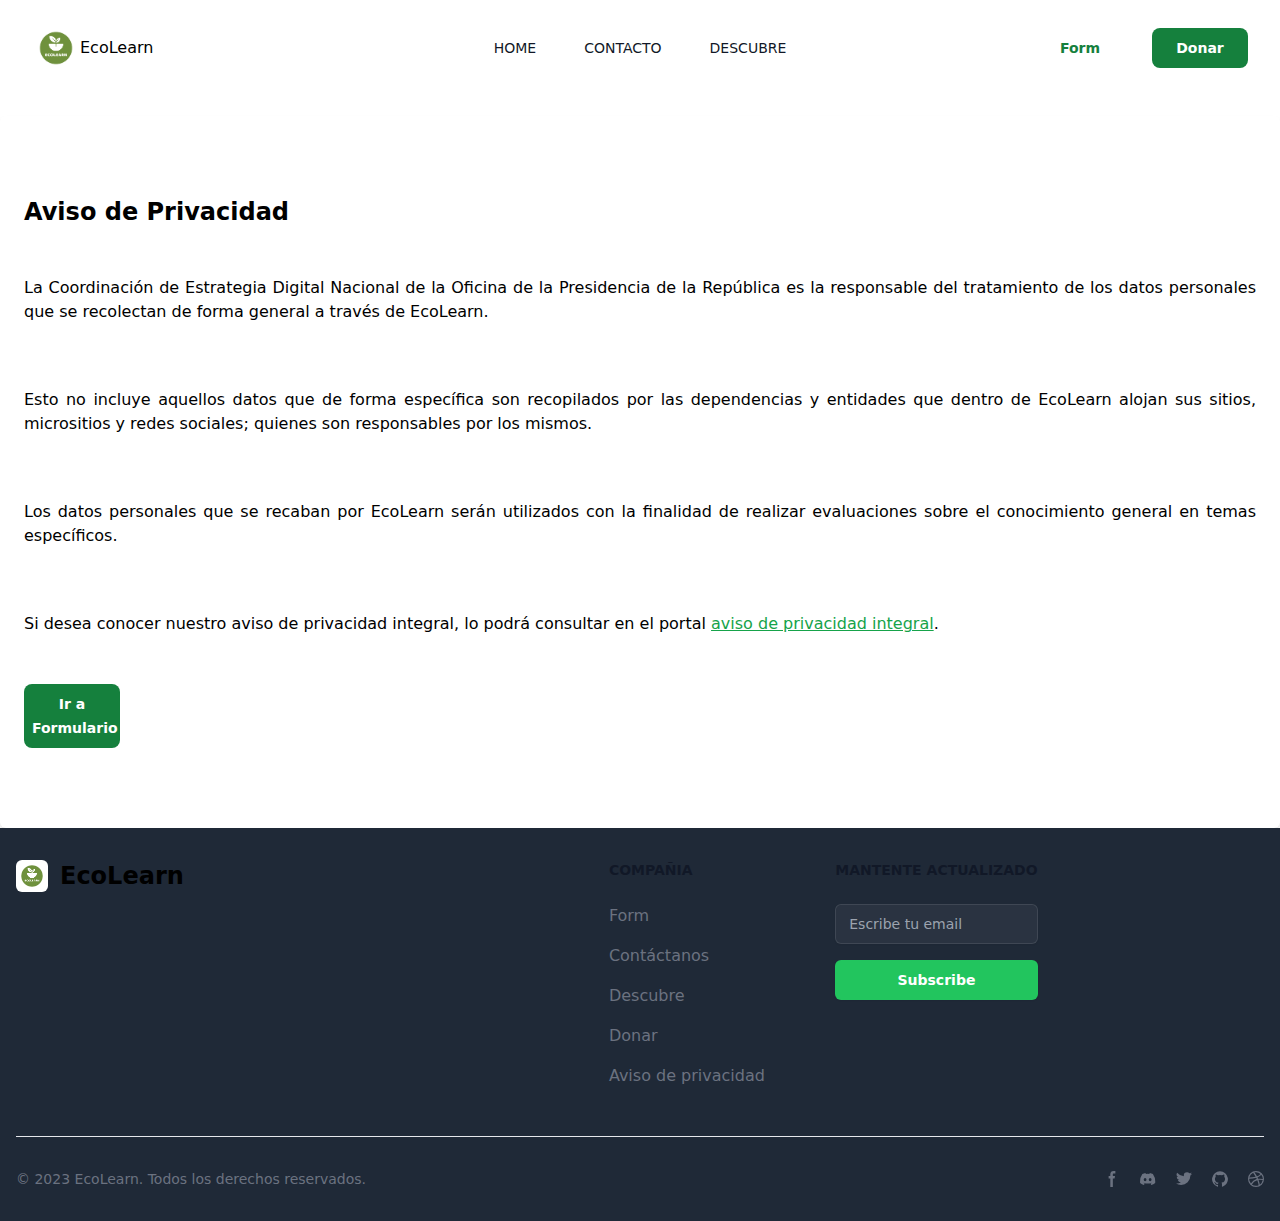
<file: public/aviso_privacidad.html>
<!DOCTYPE html>
<html lang="en">
<head>
  <meta charset="UTF-8">
  <meta name="viewport" content="width=device-width, initial-scale=1.0">
  <link rel="stylesheet" href="/src/output.css">
  <script src="../src/menu.js"></script>
  <title>Aviso de privacidad</title>
</head>
<body>
  <div class="bg-white">
    <header class="relative inset-x-0 top-0 z-50">
      <nav class="flex items-center justify-between p-6 lg:px-8" aria-label="Global">
        <div class="flex lg:flex-1 items-center">
          <a href="./home.html" class="-m-1.5 p-1.5">
            <img class=" h-12 w-12" src="/Image/ecolearn.png" alt="">
          </a>
          <h1 class="ml-2m font-sans">EcoLearn</h1>
        </div>
        <div class="flex lg:hidden">
          <button id="menu-button" type="button" class="-m-2.5 inline-flex items-center justify-center rounded-md p-2.5 text-gray-700">
            <span class="sr-only">Open main menu</span>
            <svg class="h-6 w-6" fill="none" viewBox="0 0 24 24" stroke-width="1.5" stroke="currentColor" aria-hidden="true">
              <path stroke-linecap="round" stroke-linejoin="round" d="M3.75 6.75h16.5M3.75 12h16.5m-16.5 5.25h16.5" />
            </svg>
          </button>
        </div>
        <div class="hidden lg:flex lg:gap-x-12">
          <a href="./home.html" class="text-sm font-sans leading-6 text-gray-900">HOME</a>
          <a href="./contacto.html" class="text-sm font-sans leading-6 text-gray-900">CONTACTO</a>
          <a href="./descubre.html" class="text-sm font-sans leading-6 text-gray-900">DESCUBRE</a>
        </div>
        <div class="hidden lg:flex lg:flex-1 lg:justify-end gap-6 items-center">
          <a href="./form.html" class="text-sm font-semibold leading-6 text-green-700 p-3 rounded-lg w-24 text-center">Form</a>
          <a href="./donar.html" class="text-sm font-semibold leading-6 text-white bg-green-700 p-2 rounded-lg w-24 text-center">Donar</a>
        </div>
      </nav>
      <!-- Mobile menu, show/hide based on menu open state. -->
      <div id="mobile-menu" class="lg:hidden hidden" role="dialog" aria-modal="true">
        <!-- Background backdrop, show/hide based on slide-over state. -->
        <div class="fixed inset-0 z-50"></div>
        <div class="fixed inset-y-0 right-0 z-50 w-full overflow-y-auto bg-white px-6 py-6 sm:max-w-sm sm:ring-1 sm:ring-gray-900/10">
          <div class="flex items-center justify-between">
            <a href="#" class="-m-1.5 p-1.5">
              <img class="h-12 w-12" src="/Image/ecolearn.png" alt="">
            </a>
            <h1 class="text-black">EcoLearn</h1>
            <button id="close-menu-button" type="button" class="-m-2.5 rounded-md p-2.5 text-gray-700">
              <span class="sr-only">Close menu</span>
              <svg class="h-6 w-6" fill="none" viewBox="0 0 24 24" stroke-width="1.5" stroke="currentColor" aria-hidden="true">
                <path stroke-linecap="round" stroke-linejoin="round" d="M6 18L18 6M6 6l12 12" />
              </svg>
            </button>
          </div>
          <div class="mt-6 flow-root">
            <div class="-my-6 divide-y divide-gray-500/10">
              <div class="space-y-2 py-6">
                <a href="./home.html" class="-mx-3 block rounded-lg px-3 py-2 text-base font-semibold leading-7 text-gray-900 hover:bg-gray-50">HOME</a>
                <a href="./contacto.html" class="-mx-3 block rounded-lg px-3 py-2 text-base font-semibold leading-7 text-gray-900 hover:bg-gray-50">CONTACTO</a>
                <a href="./descubre.html" class="-mx-3 block rounded-lg px-3 py-2 text-base font-semibold leading-7 text-gray-900 hover:bg-gray-50">DESCUBRE</a>
              </div>
              <div class="py-6">
                <a href="./form.html" class="-mx-3 block rounded-lg px-3 py-2.5 text-base font-semibold leading-7 text-gray-900 hover:bg-gray-50">Form</a>
                <a href="./donar.html" class="-mx-3 block rounded-lg px-3 py-2.5 text-base font-semibold leading-7 text-gray-900 hover:bg-gray-50">Donar</a>
              </div>
            </div>
          </div>
        </div>
      </div>
    </header>
    
    <main class="container mx-auto p-6 bg-white mt-5 shadow-md rounded-md py-20">
  <h2 class="text-2xl font-bold mb-6">Aviso de Privacidad</h2>
  <div class="mb-4 text-justify py-6">
    <p>
      La Coordinación de Estrategia Digital Nacional de la Oficina de la Presidencia de la República es la responsable del tratamiento de los datos personales que se recolectan de forma general a través de EcoLearn.
    </p>
  </div>
  <div class="mb-4 text-justify py-6">
    <p>
      Esto no incluye aquellos datos que de forma específica son recopilados por las dependencias y entidades que dentro de EcoLearn alojan sus sitios, micrositios y redes sociales; quienes son responsables por los mismos.
    </p>
  </div>
  <div class="mb-4 text-justify py-6">
    <p>
      Los datos personales que se recaban por EcoLearn serán utilizados con la finalidad de realizar evaluaciones sobre el conocimiento general en temas específicos.
    </p>
  </div>
  <div class="text-justify mb-4 py-6">
    <p>
      Si desea conocer nuestro aviso de privacidad integral, lo podrá consultar en el portal 
      <a href="https://www.promerc.com.mx/wp-content/uploads/2017/03/avisoprivacidad.pdf" target="_blank" class="text-green-600 underline">aviso de privacidad integral</a>.
    </p>
  </div>
  <div class="flex justify-start mt-6">
    <a href="./form.html" class="text-sm font-semibold leading-6 text-white bg-green-700 p-2 rounded-lg w-24 text-center">Ir a Formulario</a>
  </div>
</main>

    <footer class=" bg-gray-800">
      <div class="mx-auto w-full max-w-screen-xl p-4 py-6 lg:py-8">
          <div class="md:flex md:justify-between">
            <div class="mb-6 md:mb-0">
                <a href="#" class="flex items-center">
                    <img src="/Image/ecolearn.png" class="h-8 me-3 rounded-md" alt="EcoLearn" />
                    <span class="self-center text-2xl font-semibold whitespace-nowrap dark:text-white">EcoLearn</span>
                </a>
            </div>
            <div class="grid grid-cols-2 gap-8 sm:gap-6 sm:grid-cols-3">
                <div>
                    <h2 class="mb-6 text-sm font-semibold text-gray-900 uppercase dark:text-white">Compañia</h2>
                    <ul class="text-gray-500 dark:text-gray-400 font-medium">
                        <li class="mb-4">
                            <a href="./form.html" class="hover:underline">Form</a>
                        </li>
                        <li class="mb-4">
                            <a href="./contacto.html" class="hover:underline">Contáctanos</a>
                        </li>
                        <li class="mb-4">
                          <a href="./descubre.html" class="hover:underline">Descubre</a>
                        </li>
                        <li class="mb-4">
                          <a href="./donar.html" class="hover:underline">Donar</a>
                        </li>
                        <li class="mb-4">
                          <a href="./aviso_privacidad.html" class="hover:underline">Aviso de privacidad  </a>
                        </li>
                    </ul>
                </div>
                <div>
                    <h2 class="mb-6 text-sm font-semibold text-gray-900 uppercase dark:text-white">Mantente actualizado</h2>
                    <div class="flex flex-col gap-4">
                      <label for="email-address" class="sr-only">Direccion Email</label>
                      <input id="email-address" name="email" type="email" autocomplete="email" required class="min-w-0 flex-auto rounded-md border-0 bg-white/5 px-3.5 py-2 text-white shadow-sm ring-1 ring-inset ring-white/10 focus:ring-2 focus:ring-inset focus:ring-indigo-500 sm:text-sm sm:leading-6" placeholder="Escribe tu email">
                      <button type="submit" class="flex-none rounded-md bg-green-500 px-3.5 py-2.5 text-sm font-semibold text-white shadow-sm focus-visible:outline focus-visible:outline-2 focus-visible:outline-offset-2 focus-visible:outline-indigo-500">Subscribe</button>
                    </div>
                    
                </div>
            </div>
        </div>
        <hr class="my-6 border-gray-200 sm:mx-auto dark:border-gray-700 lg:my-8" />
        <div class="sm:flex sm:items-center sm:justify-between">
            <span class="text-sm text-gray-500 sm:text-center dark:text-gray-400">© 2023 EcoLearn. Todos los derechos reservados.
            </span>
            <div class="flex mt-4 sm:justify-center sm:mt-0">
                <a href="#" class="text-gray-500 hover:text-gray-900 dark:hover:text-white">
                    <svg class="w-4 h-4" aria-hidden="true" xmlns="http://www.w3.org/2000/svg" fill="currentColor" viewBox="0 0 8 19">
                          <path fill-rule="evenodd" d="M6.135 3H8V0H6.135a4.147 4.147 0 0 0-4.142 4.142V6H0v3h2v9.938h3V9h2.021l.592-3H5V3.591A.6.6 0 0 1 5.592 3h.543Z" clip-rule="evenodd"/>
                      </svg>
                    <span class="sr-only">Facebook page</span>
                </a>
                <a href="#" class="text-gray-500 hover:text-gray-900 dark:hover:text-white ms-5">
                    <svg class="w-4 h-4" aria-hidden="true" xmlns="http://www.w3.org/2000/svg" fill="currentColor" viewBox="0 0 21 16">
                          <path d="M16.942 1.556a16.3 16.3 0 0 0-4.126-1.3 12.04 12.04 0 0 0-.529 1.1 15.175 15.175 0 0 0-4.573 0 11.585 11.585 0 0 0-.535-1.1 16.274 16.274 0 0 0-4.129 1.3A17.392 17.392 0 0 0 .182 13.218a15.785 15.785 0 0 0 4.963 2.521c.41-.564.773-1.16 1.084-1.785a10.63 10.63 0 0 1-1.706-.83c.143-.106.283-.217.418-.33a11.664 11.664 0 0 0 10.118 0c.137.113.277.224.418.33-.544.328-1.116.606-1.71.832a12.52 12.52 0 0 0 1.084 1.785 16.46 16.46 0 0 0 5.064-2.595 17.286 17.286 0 0 0-2.973-11.59ZM6.678 10.813a1.941 1.941 0 0 1-1.8-2.045 1.93 1.93 0 0 1 1.8-2.047 1.919 1.919 0 0 1 1.8 2.047 1.93 1.93 0 0 1-1.8 2.045Zm6.644 0a1.94 1.94 0 0 1-1.8-2.045 1.93 1.93 0 0 1 1.8-2.047 1.918 1.918 0 0 1 1.8 2.047 1.93 1.93 0 0 1-1.8 2.045Z"/>
                      </svg>
                    <span class="sr-only">Discord community</span>
                </a>
                <a href="#" class="text-gray-500 hover:text-gray-900 dark:hover:text-white ms-5">
                    <svg class="w-4 h-4" aria-hidden="true" xmlns="http://www.w3.org/2000/svg" fill="currentColor" viewBox="0 0 20 17">
                      <path fill-rule="evenodd" d="M20 1.892a8.178 8.178 0 0 1-2.355.635 4.074 4.074 0 0 0 1.8-2.235 8.344 8.344 0 0 1-2.605.98A4.13 4.13 0 0 0 13.85 0a4.068 4.068 0 0 0-4.1 4.038 4 4 0 0 0 .105.919A11.705 11.705 0 0 1 1.4.734a4.006 4.006 0 0 0 1.268 5.392 4.165 4.165 0 0 1-1.859-.5v.05A4.057 4.057 0 0 0 4.1 9.635a4.19 4.19 0 0 1-1.856.07 4.108 4.108 0 0 0 3.831 2.807A8.36 8.36 0 0 1 0 14.184 11.732 11.732 0 0 0 6.291 16 11.502 11.502 0 0 0 17.964 4.5c0-.177 0-.35-.012-.523A8.143 8.143 0 0 0 20 1.892Z" clip-rule="evenodd"/>
                  </svg>
                    <span class="sr-only">Twitter page</span>
                </a>
                <a href="#" class="text-gray-500 hover:text-gray-900 dark:hover:text-white ms-5">
                    <svg class="w-4 h-4" aria-hidden="true" xmlns="http://www.w3.org/2000/svg" fill="currentColor" viewBox="0 0 20 20">
                          <path fill-rule="evenodd" d="M10 .333A9.911 9.911 0 0 0 6.866 19.65c.5.092.678-.215.678-.477 0-.237-.01-1.017-.014-1.845-2.757.6-3.338-1.169-3.338-1.169a2.627 2.627 0 0 0-1.1-1.451c-.9-.615.07-.6.07-.6a2.084 2.084 0 0 1 1.518 1.021 2.11 2.11 0 0 0 2.884.823c.044-.503.268-.973.63-1.325-2.2-.25-4.516-1.1-4.516-4.9A3.832 3.832 0 0 1 4.7 7.068a3.56 3.56 0 0 1 .095-2.623s.832-.266 2.726 1.016a9.409 9.409 0 0 1 4.962 0c1.89-1.282 2.717-1.016 2.717-1.016.366.83.402 1.768.1 2.623a3.827 3.827 0 0 1 1.02 2.659c0 3.807-2.319 4.644-4.525 4.889a2.366 2.366 0 0 1 .673 1.834c0 1.326-.012 2.394-.012 2.72 0 .263.18.572.681.475A9.911 9.911 0 0 0 10 .333Z" clip-rule="evenodd"/>
                    </svg>
                    <span class="sr-only">GitHub account</span>
                </a>
                <a href="#" class="text-gray-500 hover:text-gray-900 dark:hover:text-white ms-5">
                    <svg class="w-4 h-4" aria-hidden="true" xmlns="http://www.w3.org/2000/svg" fill="currentColor" viewBox="0 0 20 20">
                      <path fill-rule="evenodd" d="M10 0a10 10 0 1 0 10 10A10.009 10.009 0 0 0 10 0Zm6.613 4.614a8.523 8.523 0 0 1 1.93 5.32 20.094 20.094 0 0 0-5.949-.274c-.059-.149-.122-.292-.184-.441a23.879 23.879 0 0 0-.566-1.239 11.41 11.41 0 0 0 4.769-3.366ZM8 1.707a8.821 8.821 0 0 1 2-.238 8.5 8.5 0 0 1 5.664 2.152 9.608 9.608 0 0 1-4.476 3.087A45.758 45.758 0 0 0 8 1.707ZM1.642 8.262a8.57 8.57 0 0 1 4.73-5.981A53.998 53.998 0 0 1 9.54 7.222a32.078 32.078 0 0 1-7.9 1.04h.002Zm2.01 7.46a8.51 8.51 0 0 1-2.2-5.707v-.262a31.64 31.64 0 0 0 8.777-1.219c.243.477.477.964.692 1.449-.114.032-.227.067-.336.1a13.569 13.569 0 0 0-6.942 5.636l.009.003ZM10 18.556a8.508 8.508 0 0 1-5.243-1.8 11.717 11.717 0 0 1 6.7-5.332.509.509 0 0 1 .055-.02 35.65 35.65 0 0 1 1.819 6.476 8.476 8.476 0 0 1-3.331.676Zm4.772-1.462A37.232 37.232 0 0 0 13.113 11a12.513 12.513 0 0 1 5.321.364 8.56 8.56 0 0 1-3.66 5.73h-.002Z" clip-rule="evenodd"/>
                  </svg>
                    <span class="sr-only">Dribbble account</span>
                </a>
            </div>
        </div>
      </div>
    </footer>
</body>
</html>
</file>
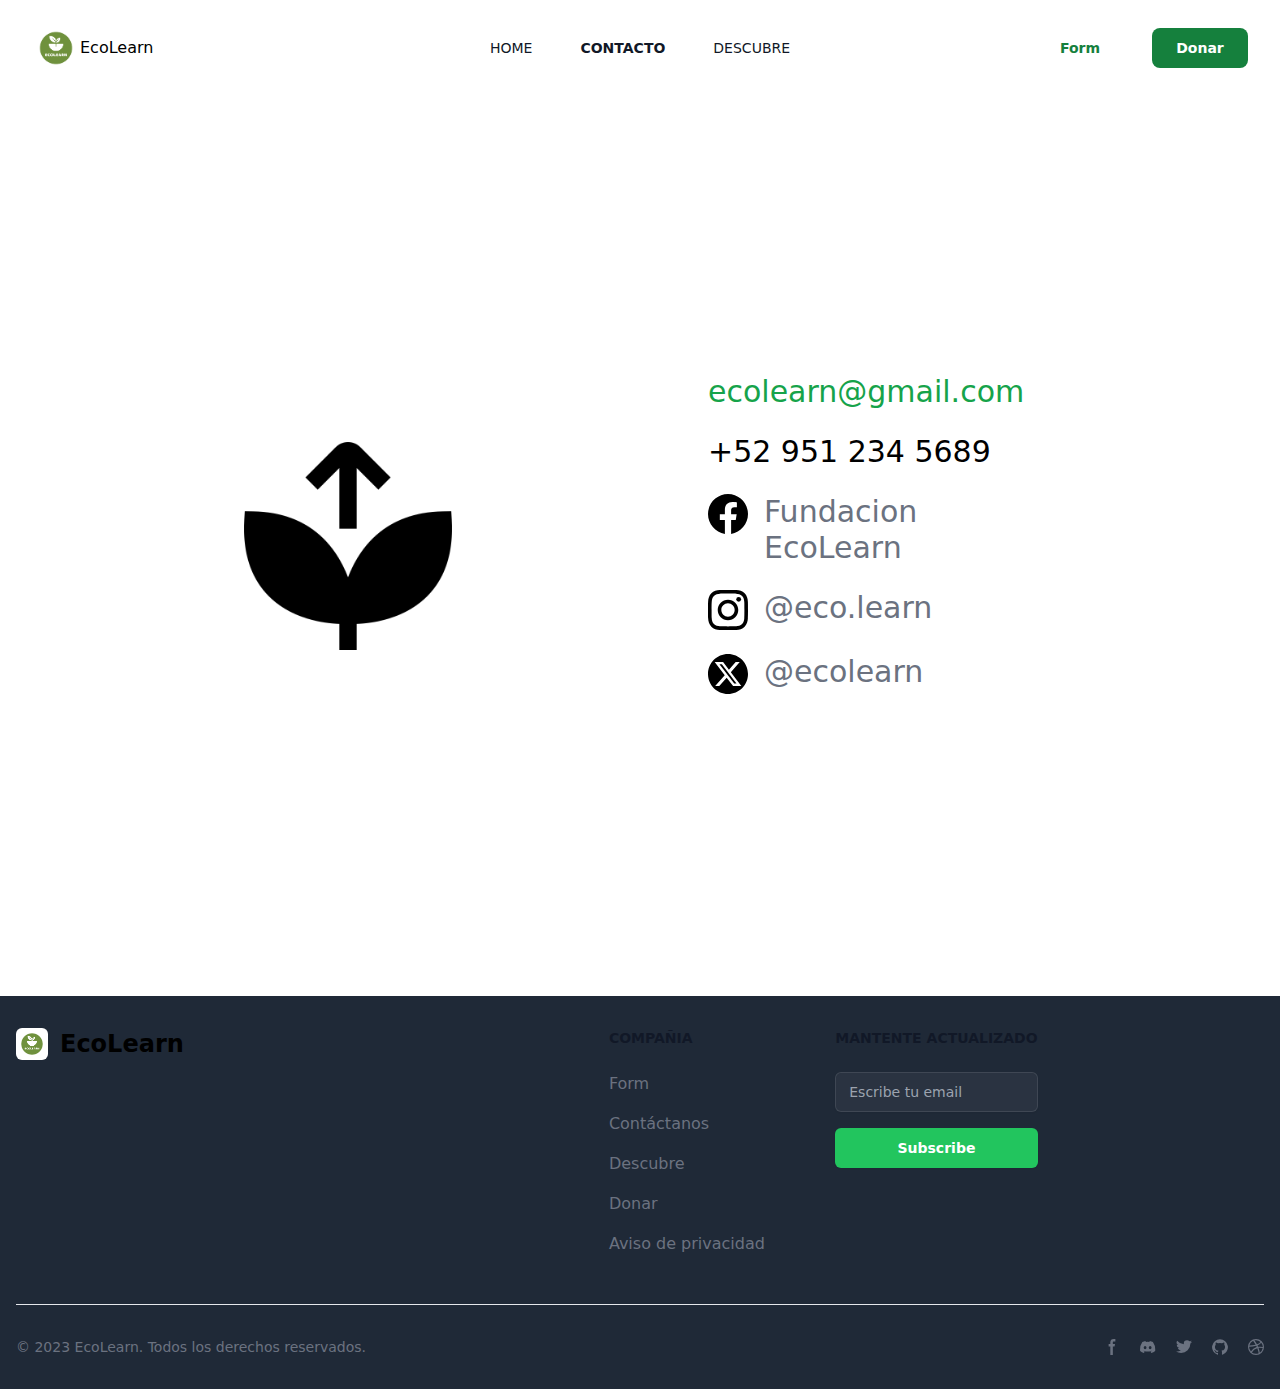
<file: public/contacto.html>
<!DOCTYPE html>
<html lang="en">
<head>
  <meta charset="UTF-8">
  <meta name="viewport" content="width=device-width, initial-scale=1.0">
  <link rel="stylesheet" href="/src/output.css">
  <script src="../src/menu.js"></script>
  <title>Contacto</title>
</head>
<body>
  <div class="bg-white">
    <header class="relative inset-x-0 top-0 z-50">
      <nav class="flex items-center justify-between p-6 lg:px-8" aria-label="Global">
        <div class="flex lg:flex-1 items-center">
          <a href="./home.html" class="-m-1.5 p-1.5">
            <img class=" h-12 w-12" src="/Image/ecolearn.png" alt="">
          </a>
          <h1 class="ml-2m font-sans">EcoLearn</h1>
        </div>
        <div class="flex lg:hidden">
          <button id="menu-button" type="button" class="-m-2.5 inline-flex items-center justify-center rounded-md p-2.5 text-gray-700">
            <span class="sr-only">Open main menu</span>
            <svg class="h-6 w-6" fill="none" viewBox="0 0 24 24" stroke-width="1.5" stroke="currentColor" aria-hidden="true">
              <path stroke-linecap="round" stroke-linejoin="round" d="M3.75 6.75h16.5M3.75 12h16.5m-16.5 5.25h16.5" />
            </svg>
          </button>
        </div>
        <div class="hidden lg:flex lg:gap-x-12">
          <a href="./home.html" class="text-sm font-sans leading-6 text-gray-900">HOME</a>
          <a href="./contacto.html" class="text-sm font-sans font-bold leading-6 text-gray-900">CONTACTO</a>
          <a href="./descubre.html" class="text-sm font-sans leading-6 text-gray-900">DESCUBRE</a>
        </div>
        <div class="hidden lg:flex lg:flex-1 lg:justify-end gap-6 items-center">
          <a href="./form.html" class="text-sm font-semibold leading-6 text-green-700 p-3 rounded-lg w-24 text-center">Form</a>
          <a href="./donar.html" class="text-sm font-semibold leading-6 text-white bg-green-700 p-2 rounded-lg w-24 text-center">Donar</a>
        </div>
      </nav>
      <!-- Mobile menu, show/hide based on menu open state. -->
      <div id="mobile-menu" class="lg:hidden hidden" role="dialog" aria-modal="true">
        <!-- Background backdrop, show/hide based on slide-over state. -->
        <div class="fixed inset-0 z-50"></div>
        <div class="fixed inset-y-0 right-0 z-50 w-full overflow-y-auto bg-white px-6 py-6 sm:max-w-sm sm:ring-1 sm:ring-gray-900/10">
          <div class="flex items-center justify-between">
            <a href="#" class="-m-1.5 p-1.5">
              <img class="h-12 w-12" src="/Image/ecolearn.png" alt="">
            </a>
            <h1 class="text-black">EcoLearn</h1>
            <button id="close-menu-button" type="button" class="-m-2.5 rounded-md p-2.5 text-gray-700">
              <span class="sr-only">Close menu</span>
              <svg class="h-6 w-6" fill="none" viewBox="0 0 24 24" stroke-width="1.5" stroke="currentColor" aria-hidden="true">
                <path stroke-linecap="round" stroke-linejoin="round" d="M6 18L18 6M6 6l12 12" />
              </svg>
            </button>
          </div>
          <div class="mt-6 flow-root">
            <div class="-my-6 divide-y divide-gray-500/10">
              <div class="space-y-2 py-6">
                <a href="./home.html" class="-mx-3 block rounded-lg px-3 py-2 text-base font-semibold leading-7 text-gray-900 hover:bg-gray-50">HOME</a>
                <a href="./contacto.html" class="-mx-3 block rounded-lg px-3 py-2 text-base font-semibold leading-7 text-gray-900 hover:bg-gray-50">CONTACTO</a>
                <a href="./descubre.html" class="-mx-3 block rounded-lg px-3 py-2 text-base font-semibold leading-7 text-gray-900 hover:bg-gray-50">DESCUBRE</a>
              </div>
              <div class="py-6">
                <a href="./form.html" class="-mx-3 block rounded-lg px-3 py-2.5 text-base font-semibold leading-7 text-gray-900 hover:bg-gray-50">Form</a>
                <a href="./donar.html" class="-mx-3 block rounded-lg px-3 py-2.5 text-base font-semibold leading-7 text-gray-900 hover:bg-gray-50">Donar</a>
              </div>
            </div>
          </div>
        </div>
      </div>
    </header>
    
    <section class="flex justify-center items-center h-screen text-center">
      <div class="flex justify-start items-center gap-52">
        <!-- Primer bloque -->
        <div class="bg-white p-4 m-4 w-full">
            <div class="flex justify-center items-center h-full"> <!-- Centrar contenido en bloque -->
                <div class="text-center">
                    <img src="../Image/crecimiento-de-la-planta.png" class=" w-full h-52 text-green-400" alt="">
                </div>
            </div>
        </div>
        <!-- Segundo bloque -->
        <div class="bg-white p-4">
            <div class="flex justify-start items-center h-full"> <!-- Centrar contenido en bloque -->
                <div class="text-start justify-start">
                    <ul class="text-3xl">
                        <li class=" text-green-600">ecolearn@gmail.com</li>
                        <li class="my-6">+52 951 234 5689</li>
                        <li class="my-6">
                            <a href="#" class="text-gray-500 flex">
                                <svg xmlns="http://www.w3.org/2000/svg" xmlns:xlink="http://www.w3.org/1999/xlink" version="1.1" id="Capa_1" x="0px" y="0px" viewBox="0 0 24 24" style="enable-background:new 0 0 24 24;" xml:space="preserve" width="40" height="40">
                                    <g>
                                        <path d="M24,12.073c0,5.989-4.394,10.954-10.13,11.855v-8.363h2.789l0.531-3.46H13.87V9.86c0-0.947,0.464-1.869,1.95-1.869h1.509   V5.045c0,0-1.37-0.234-2.679-0.234c-2.734,0-4.52,1.657-4.52,4.656v2.637H7.091v3.46h3.039v8.363C4.395,23.025,0,18.061,0,12.073   c0-6.627,5.373-12,12-12S24,5.445,24,12.073z"/>
                                    </g>
                                </svg>
                                <h1 class="ml-4 w-72">Fundacion EcoLearn</h1>
                            </a>
                        </li>
                        <li class="my-6">
                            <a href="#" class="text-gray-500 flex">
                                <svg xmlns="http://www.w3.org/2000/svg" xmlns:xlink="http://www.w3.org/1999/xlink" version="1.1" id="Capa_1" x="0px" y="0px" viewBox="0 0 24 24" style="enable-background:new 0 0 24 24;" xml:space="preserve" width="40" height="40">
                                    <g>
                                        <path d="M12,2.162c3.204,0,3.584,0.012,4.849,0.07c1.308,0.06,2.655,0.358,3.608,1.311c0.962,0.962,1.251,2.296,1.311,3.608   c0.058,1.265,0.07,1.645,0.07,4.849c0,3.204-0.012,3.584-0.07,4.849c-0.059,1.301-0.364,2.661-1.311,3.608   c-0.962,0.962-2.295,1.251-3.608,1.311c-1.265,0.058-1.645,0.07-4.849,0.07s-3.584-0.012-4.849-0.07   c-1.291-0.059-2.669-0.371-3.608-1.311c-0.957-0.957-1.251-2.304-1.311-3.608c-0.058-1.265-0.07-1.645-0.07-4.849   c0-3.204,0.012-3.584,0.07-4.849c0.059-1.296,0.367-2.664,1.311-3.608c0.96-0.96,2.299-1.251,3.608-1.311   C8.416,2.174,8.796,2.162,12,2.162 M12,0C8.741,0,8.332,0.014,7.052,0.072C5.197,0.157,3.355,0.673,2.014,2.014   C0.668,3.36,0.157,5.198,0.072,7.052C0.014,8.332,0,8.741,0,12c0,3.259,0.014,3.668,0.072,4.948c0.085,1.853,0.603,3.7,1.942,5.038   c1.345,1.345,3.186,1.857,5.038,1.942C8.332,23.986,8.741,24,12,24c3.259,0,3.668-0.014,4.948-0.072   c1.854-0.085,3.698-0.602,5.038-1.942c1.347-1.347,1.857-3.184,1.942-5.038C23.986,15.668,24,15.259,24,12   c0-3.259-0.014-3.668-0.072-4.948c-0.085-1.855-0.602-3.698-1.942-5.038c-1.343-1.343-3.189-1.858-5.038-1.942   C15.668,0.014,15.259,0,12,0z"/>
                                        <path d="M12,5.838c-3.403,0-6.162,2.759-6.162,6.162c0,3.403,2.759,6.162,6.162,6.162s6.162-2.759,6.162-6.162   C18.162,8.597,15.403,5.838,12,5.838z M12,16c-2.209,0-4-1.791-4-4s1.791-4,4-4s4,1.791,4,4S14.209,16,12,16z"/>
                                        <circle cx="18.406" cy="5.594" r="1.44"/>
                                    </g>
                                </svg>                         
                                <h1 class="ml-4">@eco.learn</h1>
                            </a>
                        </li>
                        <li class="my-6">
                            <a href="#" class="text-gray-500 flex">
                                <svg xmlns="http://www.w3.org/2000/svg" id="Capa_1" data-name="Capa 1" viewBox="0 0 24 24" width="40" height="40">
                                    <polygon points="6.861 6.159 15.737 17.764 17.097 17.764 8.322 6.159 6.861 6.159"/>
                                    <path d="m12,0C5.373,0,0,5.373,0,12s5.373,12,12,12,12-5.373,12-12S18.627,0,12,0Zm3.063,19.232l-3.87-5.055-4.422,5.055h-2.458l5.733-6.554-6.046-7.91h5.062l3.494,4.621,4.043-4.621h2.455l-5.361,6.126,6.307,8.337h-4.937Z"/>
                                </svg>                        
                                <h1 class="ml-4">@ecolearn</h1>
                            </a>
                        </li>
                    </ul>
                </div>
            </div>
        </div>
      </div>
    </section>
    <footer class=" bg-gray-800">
      <div class="mx-auto w-full max-w-screen-xl p-4 py-6 lg:py-8">
          <div class="md:flex md:justify-between">
            <div class="mb-6 md:mb-0">
                <a href="#" class="flex items-center">
                    <img src="/Image/ecolearn.png" class="h-8 me-3 rounded-md" alt="EcoLearn" />
                    <span class="self-center text-2xl font-semibold whitespace-nowrap dark:text-white">EcoLearn</span>
                </a>
            </div>
            <div class="grid grid-cols-2 gap-8 sm:gap-6 sm:grid-cols-3">
                <div>
                    <h2 class="mb-6 text-sm font-semibold text-gray-900 uppercase dark:text-white">Compañia</h2>
                    <ul class="text-gray-500 dark:text-gray-400 font-medium">
                        <li class="mb-4">
                            <a href="./form.html" class="hover:underline">Form</a>
                        </li>
                        <li class="mb-4">
                            <a href="./contacto.html" class="hover:underline">Contáctanos</a>
                        </li>
                        <li class="mb-4">
                          <a href="./descubre.html" class="hover:underline">Descubre</a>
                        </li>
                        <li class="mb-4">
                          <a href="./donar.html" class="hover:underline">Donar</a>
                        </li>
                        <li class="mb-4">
                          <a href="./aviso_privacidad.html" class="hover:underline">Aviso de privacidad  </a>
                        </li>
                    </ul>
                </div>
                <div>
                    <h2 class="mb-6 text-sm font-semibold text-gray-900 uppercase dark:text-white">Mantente actualizado</h2>
                    <div class="flex flex-col gap-4">
                      <label for="email-address" class="sr-only">Direccion Email</label>
                      <input id="email-address" name="email" type="email" autocomplete="email" required class="min-w-0 flex-auto rounded-md border-0 bg-white/5 px-3.5 py-2 text-white shadow-sm ring-1 ring-inset ring-white/10 focus:ring-2 focus:ring-inset focus:ring-indigo-500 sm:text-sm sm:leading-6" placeholder="Escribe tu email">
                      <button type="submit" class="flex-none rounded-md bg-green-500 px-3.5 py-2.5 text-sm font-semibold text-white shadow-sm focus-visible:outline focus-visible:outline-2 focus-visible:outline-offset-2 focus-visible:outline-indigo-500">Subscribe</button>
                    </div>
                    
                </div>
            </div>
        </div>
        <hr class="my-6 border-gray-200 sm:mx-auto dark:border-gray-700 lg:my-8" />
        <div class="sm:flex sm:items-center sm:justify-between">
            <span class="text-sm text-gray-500 sm:text-center dark:text-gray-400">© 2023 EcoLearn. Todos los derechos reservados.
            </span>
            <div class="flex mt-4 sm:justify-center sm:mt-0">
                <a href="#" class="text-gray-500 hover:text-gray-900 dark:hover:text-white">
                    <svg class="w-4 h-4" aria-hidden="true" xmlns="http://www.w3.org/2000/svg" fill="currentColor" viewBox="0 0 8 19">
                          <path fill-rule="evenodd" d="M6.135 3H8V0H6.135a4.147 4.147 0 0 0-4.142 4.142V6H0v3h2v9.938h3V9h2.021l.592-3H5V3.591A.6.6 0 0 1 5.592 3h.543Z" clip-rule="evenodd"/>
                      </svg>
                    <span class="sr-only">Facebook page</span>
                </a>
                <a href="#" class="text-gray-500 hover:text-gray-900 dark:hover:text-white ms-5">
                    <svg class="w-4 h-4" aria-hidden="true" xmlns="http://www.w3.org/2000/svg" fill="currentColor" viewBox="0 0 21 16">
                          <path d="M16.942 1.556a16.3 16.3 0 0 0-4.126-1.3 12.04 12.04 0 0 0-.529 1.1 15.175 15.175 0 0 0-4.573 0 11.585 11.585 0 0 0-.535-1.1 16.274 16.274 0 0 0-4.129 1.3A17.392 17.392 0 0 0 .182 13.218a15.785 15.785 0 0 0 4.963 2.521c.41-.564.773-1.16 1.084-1.785a10.63 10.63 0 0 1-1.706-.83c.143-.106.283-.217.418-.33a11.664 11.664 0 0 0 10.118 0c.137.113.277.224.418.33-.544.328-1.116.606-1.71.832a12.52 12.52 0 0 0 1.084 1.785 16.46 16.46 0 0 0 5.064-2.595 17.286 17.286 0 0 0-2.973-11.59ZM6.678 10.813a1.941 1.941 0 0 1-1.8-2.045 1.93 1.93 0 0 1 1.8-2.047 1.919 1.919 0 0 1 1.8 2.047 1.93 1.93 0 0 1-1.8 2.045Zm6.644 0a1.94 1.94 0 0 1-1.8-2.045 1.93 1.93 0 0 1 1.8-2.047 1.918 1.918 0 0 1 1.8 2.047 1.93 1.93 0 0 1-1.8 2.045Z"/>
                      </svg>
                    <span class="sr-only">Discord community</span>
                </a>
                <a href="#" class="text-gray-500 hover:text-gray-900 dark:hover:text-white ms-5">
                    <svg class="w-4 h-4" aria-hidden="true" xmlns="http://www.w3.org/2000/svg" fill="currentColor" viewBox="0 0 20 17">
                      <path fill-rule="evenodd" d="M20 1.892a8.178 8.178 0 0 1-2.355.635 4.074 4.074 0 0 0 1.8-2.235 8.344 8.344 0 0 1-2.605.98A4.13 4.13 0 0 0 13.85 0a4.068 4.068 0 0 0-4.1 4.038 4 4 0 0 0 .105.919A11.705 11.705 0 0 1 1.4.734a4.006 4.006 0 0 0 1.268 5.392 4.165 4.165 0 0 1-1.859-.5v.05A4.057 4.057 0 0 0 4.1 9.635a4.19 4.19 0 0 1-1.856.07 4.108 4.108 0 0 0 3.831 2.807A8.36 8.36 0 0 1 0 14.184 11.732 11.732 0 0 0 6.291 16 11.502 11.502 0 0 0 17.964 4.5c0-.177 0-.35-.012-.523A8.143 8.143 0 0 0 20 1.892Z" clip-rule="evenodd"/>
                  </svg>
                    <span class="sr-only">Twitter page</span>
                </a>
                <a href="#" class="text-gray-500 hover:text-gray-900 dark:hover:text-white ms-5">
                    <svg class="w-4 h-4" aria-hidden="true" xmlns="http://www.w3.org/2000/svg" fill="currentColor" viewBox="0 0 20 20">
                          <path fill-rule="evenodd" d="M10 .333A9.911 9.911 0 0 0 6.866 19.65c.5.092.678-.215.678-.477 0-.237-.01-1.017-.014-1.845-2.757.6-3.338-1.169-3.338-1.169a2.627 2.627 0 0 0-1.1-1.451c-.9-.615.07-.6.07-.6a2.084 2.084 0 0 1 1.518 1.021 2.11 2.11 0 0 0 2.884.823c.044-.503.268-.973.63-1.325-2.2-.25-4.516-1.1-4.516-4.9A3.832 3.832 0 0 1 4.7 7.068a3.56 3.56 0 0 1 .095-2.623s.832-.266 2.726 1.016a9.409 9.409 0 0 1 4.962 0c1.89-1.282 2.717-1.016 2.717-1.016.366.83.402 1.768.1 2.623a3.827 3.827 0 0 1 1.02 2.659c0 3.807-2.319 4.644-4.525 4.889a2.366 2.366 0 0 1 .673 1.834c0 1.326-.012 2.394-.012 2.72 0 .263.18.572.681.475A9.911 9.911 0 0 0 10 .333Z" clip-rule="evenodd"/>
                    </svg>
                    <span class="sr-only">GitHub account</span>
                </a>
                <a href="#" class="text-gray-500 hover:text-gray-900 dark:hover:text-white ms-5">
                    <svg class="w-4 h-4" aria-hidden="true" xmlns="http://www.w3.org/2000/svg" fill="currentColor" viewBox="0 0 20 20">
                      <path fill-rule="evenodd" d="M10 0a10 10 0 1 0 10 10A10.009 10.009 0 0 0 10 0Zm6.613 4.614a8.523 8.523 0 0 1 1.93 5.32 20.094 20.094 0 0 0-5.949-.274c-.059-.149-.122-.292-.184-.441a23.879 23.879 0 0 0-.566-1.239 11.41 11.41 0 0 0 4.769-3.366ZM8 1.707a8.821 8.821 0 0 1 2-.238 8.5 8.5 0 0 1 5.664 2.152 9.608 9.608 0 0 1-4.476 3.087A45.758 45.758 0 0 0 8 1.707ZM1.642 8.262a8.57 8.57 0 0 1 4.73-5.981A53.998 53.998 0 0 1 9.54 7.222a32.078 32.078 0 0 1-7.9 1.04h.002Zm2.01 7.46a8.51 8.51 0 0 1-2.2-5.707v-.262a31.64 31.64 0 0 0 8.777-1.219c.243.477.477.964.692 1.449-.114.032-.227.067-.336.1a13.569 13.569 0 0 0-6.942 5.636l.009.003ZM10 18.556a8.508 8.508 0 0 1-5.243-1.8 11.717 11.717 0 0 1 6.7-5.332.509.509 0 0 1 .055-.02 35.65 35.65 0 0 1 1.819 6.476 8.476 8.476 0 0 1-3.331.676Zm4.772-1.462A37.232 37.232 0 0 0 13.113 11a12.513 12.513 0 0 1 5.321.364 8.56 8.56 0 0 1-3.66 5.73h-.002Z" clip-rule="evenodd"/>
                  </svg>
                    <span class="sr-only">Dribbble account</span>
                </a>
            </div>
        </div>
      </div>
    </footer>
</body>
</html>
</file>
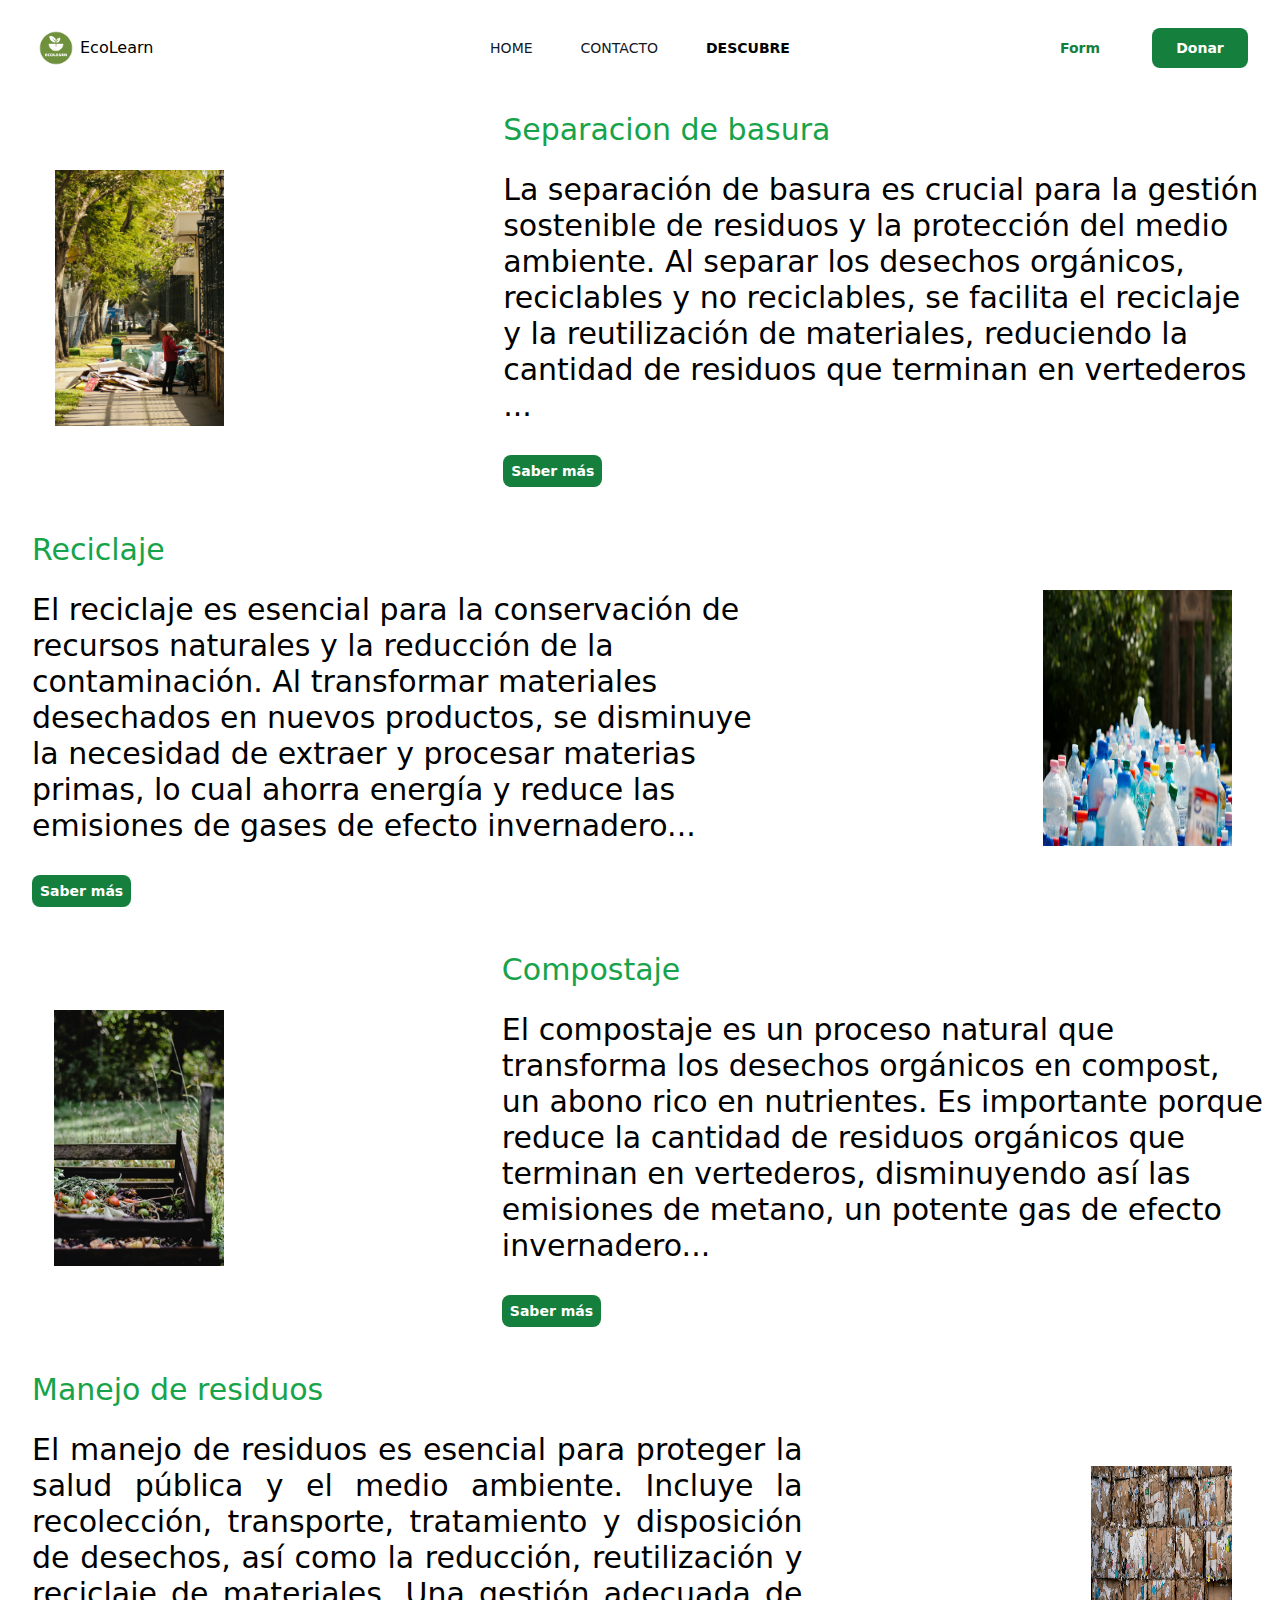
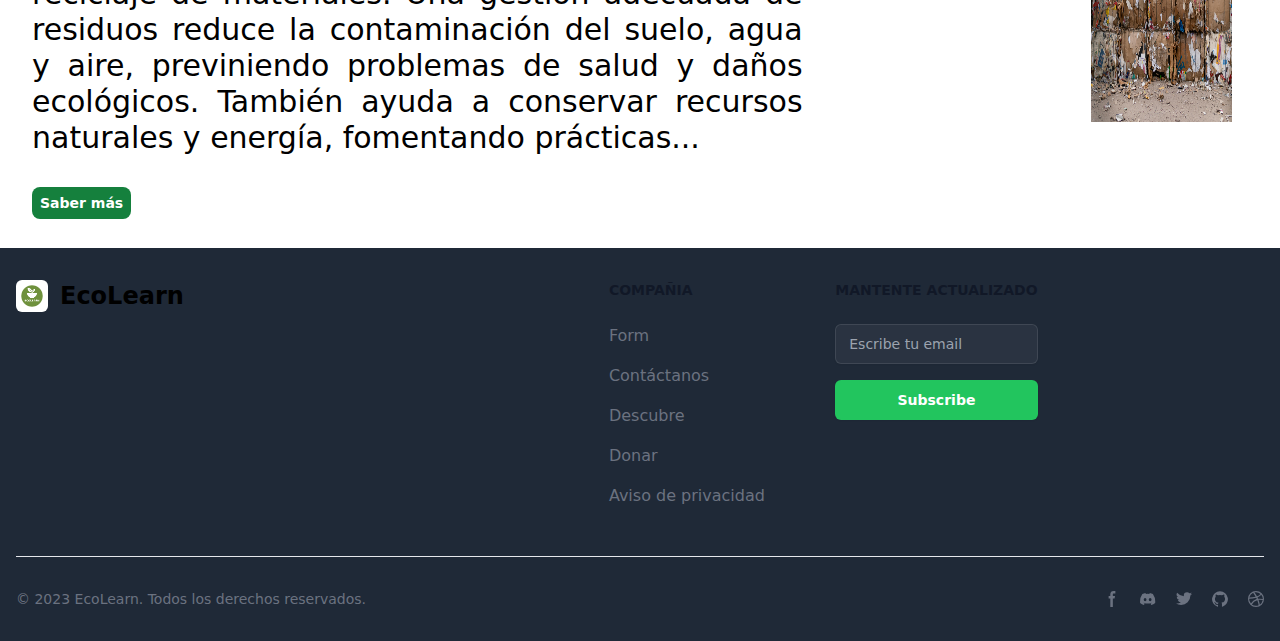
<file: public/descubre.html>
<!DOCTYPE html>
<html lang="en">
<head>
  <meta charset="UTF-8">
  <meta name="viewport" content="width=device-width, initial-scale=1.0">
  <link rel="stylesheet" href="/src/output.css">
  <script src="../src/menu.js"></script>
  <title>Descubre</title>
</head>
<body>
  <div class="bg-white">
    <header class="relative inset-x-0 top-0 z-50">
      <nav class="flex items-center justify-between p-6 lg:px-8" aria-label="Global">
        <div class="flex lg:flex-1 items-center">
          <a href="./home.html" class="-m-1.5 p-1.5">
            <img class=" h-12 w-12" src="/Image/ecolearn.png" alt="">
          </a>
          <h1 class="ml-2m font-sans">EcoLearn</h1>
        </div>
        <div class="flex lg:hidden">
          <button id="menu-button" type="button" class="-m-2.5 inline-flex items-center justify-center rounded-md p-2.5 text-gray-700">
            <span class="sr-only">Open main menu</span>
            <svg class="h-6 w-6" fill="none" viewBox="0 0 24 24" stroke-width="1.5" stroke="currentColor" aria-hidden="true">
              <path stroke-linecap="round" stroke-linejoin="round" d="M3.75 6.75h16.5M3.75 12h16.5m-16.5 5.25h16.5" />
            </svg>
          </button>
        </div>
        <div class="hidden lg:flex lg:gap-x-12">
          <a href="./home.html" class="text-sm font-sans leading-6 text-gray-900">HOME</a>
          <a href="./contacto.html" class="text-sm font-sans leading-6 text-gray-900">CONTACTO</a>
          <a href="./descubre.html" class="text-sm font-sans font-bold leading-6 text-black">DESCUBRE</a>
        </div>
        <div class="hidden lg:flex lg:flex-1 lg:justify-end gap-6 items-center">
          <a href="./form.html" class="text-sm font-semibold leading-6 text-green-700 p-3 rounded-lg w-24 text-center">Form</a>
          <a href="./donar.html" class="text-sm font-semibold leading-6 text-white bg-green-700 p-2 rounded-lg w-24 text-center">Donar</a>
        </div>
      </nav>
      <!-- Mobile menu, show/hide based on menu open state. -->
      <div id="mobile-menu" class="lg:hidden hidden" role="dialog" aria-modal="true">
        <!-- Background backdrop, show/hide based on slide-over state. -->
        <div class="fixed inset-0 z-50"></div>
        <div class="fixed inset-y-0 right-0 z-50 w-full overflow-y-auto bg-white px-6 py-6 sm:max-w-sm sm:ring-1 sm:ring-gray-900/10">
          <div class="flex items-center justify-between">
            <a href="#" class="-m-1.5 p-1.5">
              <img class="h-12 w-12" src="/Image/ecolearn.png" alt="">
            </a>
            <h1 class="text-black">EcoLearn</h1>
            <button id="close-menu-button" type="button" class="-m-2.5 rounded-md p-2.5 text-gray-700">
              <span class="sr-only">Close menu</span>
              <svg class="h-6 w-6" fill="none" viewBox="0 0 24 24" stroke-width="1.5" stroke="currentColor" aria-hidden="true">
                <path stroke-linecap="round" stroke-linejoin="round" d="M6 18L18 6M6 6l12 12" />
              </svg>
            </button>
          </div>
          <div class="mt-6 flow-root">
            <div class="-my-6 divide-y divide-gray-500/10">
              <div class="space-y-2 py-6">
                <a href="./separar-basura.html" class="-mx-3 block rounded-lg px-3 py-2 text-base font-semibold leading-7 text-gray-900 hover:bg-gray-50">HOME</a>
                <a href="./contacto.html" class="-mx-3 block rounded-lg px-3 py-2 text-base font-semibold leading-7 text-gray-900 hover:bg-gray-50">CONTACTO</a>
                <a href="./descubre.html" class="-mx-3 block rounded-lg px-3 py-2 text-base font-semibold leading-7 text-gray-900 hover:bg-gray-50">DESCUBRE</a>
              </div>
              <div class="py-6">
                <a href="./form.html" class="-mx-3 block rounded-lg px-3 py-2.5 text-base font-semibold leading-7 text-gray-900 hover:bg-gray-50">Form</a>
                <a href="./donar.html" class="-mx-3 block rounded-lg px-3 py-2.5 text-base font-semibold leading-7 text-gray-900 hover:bg-gray-50">Donar</a>
              </div>
            </div>
          </div>
        </div>
      </div>
    </header>
    
    <section class="flex justify-center items-center h-1/2 text-center">
      <div class="flex justify-start items-center gap-52">
        <!-- Primer bloque -->
        <div class="bg-white p-4 m-4 w-full">
            <div class="flex justify-center items-center h-full"> <!-- Centrar contenido en bloque -->
                <div class="text-center">
                    <img src="../Image/separacion.jpg" class=" w-full h-64 text-green-600" alt="">
                </div>
            </div>
        </div>
        <!-- Segundo bloque -->
        <div class="bg-white p-4">
            <div class="flex justify-start items-center h-full"> <!-- Centrar contenido en bloque -->
                <div class="text-start justify-start">
                    <ul class="text-3xl">
                        <li class="text-green-600">Separacion de basura</li>
                        <li class="my-6 ">La separación de basura es crucial para la gestión sostenible de residuos y la protección del medio ambiente. Al separar los desechos orgánicos, reciclables y no reciclables, se facilita el reciclaje y la reutilización de materiales, reduciendo la cantidad de residuos que terminan en vertederos ... </li>
                        <li class=" "> <a href="./separar_basura.html" class="text-sm font-semibold leading-6 text-white bg-green-700 p-2 rounded-lg w-24 text-center">Saber más</a></li>
                    </ul>
                </div>
            </div>
        </div>
      </div>
    </section>

    

    <section class="flex justify-center items-center h-3/4 text-center">
      <div class="flex justify-start items-center gap-52">
        <!-- Primer bloque -->
        <div class="bg-white p-4 m-4">
            <div class="flex justify-start items-center h-full"> <!-- Centrar contenido en bloque -->
                <div class="text-start justify-start">
                    <ul class="text-3xl">
                        <li class="text-green-600">Reciclaje</li>
                        <li class="my-6">El reciclaje es esencial para la conservación de recursos naturales y la reducción de la contaminación. Al transformar materiales desechados en nuevos productos, se disminuye la necesidad de extraer y procesar materias primas, lo cual ahorra energía y reduce las emisiones de gases de efecto invernadero... 
                          </li>
                        <li class=" "> <a href="./reciclaje.html" class="text-sm font-semibold leading-6 text-white bg-green-700 p-2 rounded-lg w-24 text-center">Saber más</a></li>
                    </ul>
                </div>
            </div>
        </div>
        
        <!-- Segundo bloque -->
        <div class="ml-4 bg-white p-8 m-4 w-full">
          <div class="flex justify-center items-center h-full"> <!-- Centrar contenido en bloque -->
              <div class="text-center">
                  <img src="../Image/reciclaje.jpg" class=" w-full h-64 text-green-600" alt="">
              </div>
          </div>
      </div>
      </div>
    </section>

    

    <section class="flex justify-center items-center h-1/2 text-center">
      <div class="flex justify-start items-center gap-52">
        <!-- Primer bloque -->
        <div class="bg-white p-4 m-4 w-full">
            <div class="flex justify-center items-center h-full"> <!-- Centrar contenido en bloque -->
                <div class="text-center">
                    <img src="../Image/compostaje.jpg" class=" w-full h-64 text-green-600" alt="">
                </div>
            </div>
        </div>
        <!-- Segundo bloque -->
        <div class="bg-white p-4">
            <div class="flex justify-start items-center h-full"> <!-- Centrar contenido en bloque -->
                <div class="text-start justify-start">
                    <ul class="text-3xl">
                        <li class="text-green-600">Compostaje</li>
                        <li class="my-6">El compostaje es un proceso natural que transforma los desechos orgánicos en compost, un abono rico en nutrientes. Es importante porque reduce la cantidad de residuos orgánicos que terminan en vertederos, 
                          disminuyendo así las emisiones de metano, un potente gas de efecto invernadero... </li>
                        <li class=" "> <a href="./compostaje.html" class="text-sm font-semibold leading-6 text-white bg-green-700 p-2 rounded-lg w-24 text-center">Saber más</a></li>
                    </ul>
                </div>
            </div>
        </div>
      </div>
    </section>

    

    <section class="flex justify-center items-center h-1/2 text-center">
      <div class="flex justify-start items-center gap-52">
        <!-- Primer bloque -->
        <div class="bg-white p-4 m-4">
            <div class="flex justify-start items-center h-full"> <!-- Centrar contenido en bloque -->
                <div class="text-start justify-start">
                    <ul class="text-3xl">
                        <li class="text-green-600">Manejo de residuos</li>
                        <li class="my-6 text-justify">El manejo de residuos es esencial para proteger la salud pública y el medio ambiente. Incluye la recolección, transporte, tratamiento y disposición de desechos, así como la reducción, reutilización y reciclaje de materiales. Una gestión adecuada de residuos reduce la contaminación del suelo, agua y aire, previniendo problemas de salud y daños ecológicos. 
                          También ayuda a conservar recursos naturales y energía, fomentando prácticas...</li>
                        <li class=" "> <a href="./manejo_residuos.html" class="text-sm font-semibold leading-6 text-white bg-green-700 p-2 rounded-lg w-24 text-center">Saber más</a></li>
                    </ul>
                </div>
            </div>
        </div>
        
        <!-- Segundo bloque -->
        <div class="ml-4 bg-white p-8 m-4 w-full">
          <div class="flex justify-center items-center h-full"> <!-- Centrar contenido en bloque -->
              <div class="text-center">
                  <img src="../Image/residuos.jpg" class=" w-full h-64 text-green-600" alt="">
              </div>
          </div>
      </div>
      </div>
    </section>

    

    <footer class=" bg-gray-800">
      <div class="mx-auto w-full max-w-screen-xl p-4 py-6 lg:py-8">
          <div class="md:flex md:justify-between">
            <div class="mb-6 md:mb-0">
                <a href="#" class="flex items-center">
                    <img src="/Image/ecolearn.png" class="h-8 me-3 rounded-md" alt="EcoLearn" />
                    <span class="self-center text-2xl font-semibold whitespace-nowrap dark:text-white">EcoLearn</span>
                </a>
            </div>
            <div class="grid grid-cols-2 gap-8 sm:gap-6 sm:grid-cols-3">
                <div>
                    <h2 class="mb-6 text-sm font-semibold text-gray-900 uppercase dark:text-white">Compañia</h2>
                    <ul class="text-gray-500 dark:text-gray-400 font-medium">
                        <li class="mb-4">
                            <a href="./form.html" class="hover:underline">Form</a>
                        </li>
                        <li class="mb-4">
                            <a href="./contacto.html" class="hover:underline">Contáctanos</a>
                        </li>
                        <li class="mb-4">
                          <a href="./descubre.html" class="hover:underline">Descubre</a>
                        </li>
                        <li class="mb-4">
                          <a href="./donar.html" class="hover:underline">Donar</a>
                        </li>
                        <li class="mb-4">
                          <a href="./aviso_privacidad.html" class="hover:underline">Aviso de privacidad  </a>
                        </li>
                    </ul>
                </div>
                <div>
                    <h2 class="mb-6 text-sm font-semibold text-gray-900 uppercase dark:text-white">Mantente actualizado</h2>
                    <div class="flex flex-col gap-4">
                      <label for="email-address" class="sr-only">Direccion Email</label>
                      <input id="email-address" name="email" type="email" autocomplete="email" required class="min-w-0 flex-auto rounded-md border-0 bg-white/5 px-3.5 py-2 text-white shadow-sm ring-1 ring-inset ring-white/10 focus:ring-2 focus:ring-inset focus:ring-indigo-500 sm:text-sm sm:leading-6" placeholder="Escribe tu email">
                      <button type="submit" class="flex-none rounded-md bg-green-500 px-3.5 py-2.5 text-sm font-semibold text-white shadow-sm focus-visible:outline focus-visible:outline-2 focus-visible:outline-offset-2 focus-visible:outline-indigo-500">Subscribe</button>
                    </div>
                    
                </div>
            </div>
        </div>
        <hr class="my-6 border-gray-200 sm:mx-auto dark:border-gray-700 lg:my-8" />
        <div class="sm:flex sm:items-center sm:justify-between">
            <span class="text-sm text-gray-500 sm:text-center dark:text-gray-400">© 2023 EcoLearn. Todos los derechos reservados.
            </span>
            <div class="flex mt-4 sm:justify-center sm:mt-0">
                <a href="#" class="text-gray-500 hover:text-gray-900 dark:hover:text-white">
                    <svg class="w-4 h-4" aria-hidden="true" xmlns="http://www.w3.org/2000/svg" fill="currentColor" viewBox="0 0 8 19">
                          <path fill-rule="evenodd" d="M6.135 3H8V0H6.135a4.147 4.147 0 0 0-4.142 4.142V6H0v3h2v9.938h3V9h2.021l.592-3H5V3.591A.6.6 0 0 1 5.592 3h.543Z" clip-rule="evenodd"/>
                      </svg>
                    <span class="sr-only">Facebook page</span>
                </a>
                <a href="#" class="text-gray-500 hover:text-gray-900 dark:hover:text-white ms-5">
                    <svg class="w-4 h-4" aria-hidden="true" xmlns="http://www.w3.org/2000/svg" fill="currentColor" viewBox="0 0 21 16">
                          <path d="M16.942 1.556a16.3 16.3 0 0 0-4.126-1.3 12.04 12.04 0 0 0-.529 1.1 15.175 15.175 0 0 0-4.573 0 11.585 11.585 0 0 0-.535-1.1 16.274 16.274 0 0 0-4.129 1.3A17.392 17.392 0 0 0 .182 13.218a15.785 15.785 0 0 0 4.963 2.521c.41-.564.773-1.16 1.084-1.785a10.63 10.63 0 0 1-1.706-.83c.143-.106.283-.217.418-.33a11.664 11.664 0 0 0 10.118 0c.137.113.277.224.418.33-.544.328-1.116.606-1.71.832a12.52 12.52 0 0 0 1.084 1.785 16.46 16.46 0 0 0 5.064-2.595 17.286 17.286 0 0 0-2.973-11.59ZM6.678 10.813a1.941 1.941 0 0 1-1.8-2.045 1.93 1.93 0 0 1 1.8-2.047 1.919 1.919 0 0 1 1.8 2.047 1.93 1.93 0 0 1-1.8 2.045Zm6.644 0a1.94 1.94 0 0 1-1.8-2.045 1.93 1.93 0 0 1 1.8-2.047 1.918 1.918 0 0 1 1.8 2.047 1.93 1.93 0 0 1-1.8 2.045Z"/>
                      </svg>
                    <span class="sr-only">Discord community</span>
                </a>
                <a href="#" class="text-gray-500 hover:text-gray-900 dark:hover:text-white ms-5">
                    <svg class="w-4 h-4" aria-hidden="true" xmlns="http://www.w3.org/2000/svg" fill="currentColor" viewBox="0 0 20 17">
                      <path fill-rule="evenodd" d="M20 1.892a8.178 8.178 0 0 1-2.355.635 4.074 4.074 0 0 0 1.8-2.235 8.344 8.344 0 0 1-2.605.98A4.13 4.13 0 0 0 13.85 0a4.068 4.068 0 0 0-4.1 4.038 4 4 0 0 0 .105.919A11.705 11.705 0 0 1 1.4.734a4.006 4.006 0 0 0 1.268 5.392 4.165 4.165 0 0 1-1.859-.5v.05A4.057 4.057 0 0 0 4.1 9.635a4.19 4.19 0 0 1-1.856.07 4.108 4.108 0 0 0 3.831 2.807A8.36 8.36 0 0 1 0 14.184 11.732 11.732 0 0 0 6.291 16 11.502 11.502 0 0 0 17.964 4.5c0-.177 0-.35-.012-.523A8.143 8.143 0 0 0 20 1.892Z" clip-rule="evenodd"/>
                  </svg>
                    <span class="sr-only">Twitter page</span>
                </a>
                <a href="#" class="text-gray-500 hover:text-gray-900 dark:hover:text-white ms-5">
                    <svg class="w-4 h-4" aria-hidden="true" xmlns="http://www.w3.org/2000/svg" fill="currentColor" viewBox="0 0 20 20">
                          <path fill-rule="evenodd" d="M10 .333A9.911 9.911 0 0 0 6.866 19.65c.5.092.678-.215.678-.477 0-.237-.01-1.017-.014-1.845-2.757.6-3.338-1.169-3.338-1.169a2.627 2.627 0 0 0-1.1-1.451c-.9-.615.07-.6.07-.6a2.084 2.084 0 0 1 1.518 1.021 2.11 2.11 0 0 0 2.884.823c.044-.503.268-.973.63-1.325-2.2-.25-4.516-1.1-4.516-4.9A3.832 3.832 0 0 1 4.7 7.068a3.56 3.56 0 0 1 .095-2.623s.832-.266 2.726 1.016a9.409 9.409 0 0 1 4.962 0c1.89-1.282 2.717-1.016 2.717-1.016.366.83.402 1.768.1 2.623a3.827 3.827 0 0 1 1.02 2.659c0 3.807-2.319 4.644-4.525 4.889a2.366 2.366 0 0 1 .673 1.834c0 1.326-.012 2.394-.012 2.72 0 .263.18.572.681.475A9.911 9.911 0 0 0 10 .333Z" clip-rule="evenodd"/>
                    </svg>
                    <span class="sr-only">GitHub account</span>
                </a>
                <a href="#" class="text-gray-500 hover:text-gray-900 dark:hover:text-white ms-5">
                    <svg class="w-4 h-4" aria-hidden="true" xmlns="http://www.w3.org/2000/svg" fill="currentColor" viewBox="0 0 20 20">
                      <path fill-rule="evenodd" d="M10 0a10 10 0 1 0 10 10A10.009 10.009 0 0 0 10 0Zm6.613 4.614a8.523 8.523 0 0 1 1.93 5.32 20.094 20.094 0 0 0-5.949-.274c-.059-.149-.122-.292-.184-.441a23.879 23.879 0 0 0-.566-1.239 11.41 11.41 0 0 0 4.769-3.366ZM8 1.707a8.821 8.821 0 0 1 2-.238 8.5 8.5 0 0 1 5.664 2.152 9.608 9.608 0 0 1-4.476 3.087A45.758 45.758 0 0 0 8 1.707ZM1.642 8.262a8.57 8.57 0 0 1 4.73-5.981A53.998 53.998 0 0 1 9.54 7.222a32.078 32.078 0 0 1-7.9 1.04h.002Zm2.01 7.46a8.51 8.51 0 0 1-2.2-5.707v-.262a31.64 31.64 0 0 0 8.777-1.219c.243.477.477.964.692 1.449-.114.032-.227.067-.336.1a13.569 13.569 0 0 0-6.942 5.636l.009.003ZM10 18.556a8.508 8.508 0 0 1-5.243-1.8 11.717 11.717 0 0 1 6.7-5.332.509.509 0 0 1 .055-.02 35.65 35.65 0 0 1 1.819 6.476 8.476 8.476 0 0 1-3.331.676Zm4.772-1.462A37.232 37.232 0 0 0 13.113 11a12.513 12.513 0 0 1 5.321.364 8.56 8.56 0 0 1-3.66 5.73h-.002Z" clip-rule="evenodd"/>
                  </svg>
                    <span class="sr-only">Dribbble account</span>
                </a>
            </div>
        </div>
      </div>
    </footer>
</body>
</html>
</file>
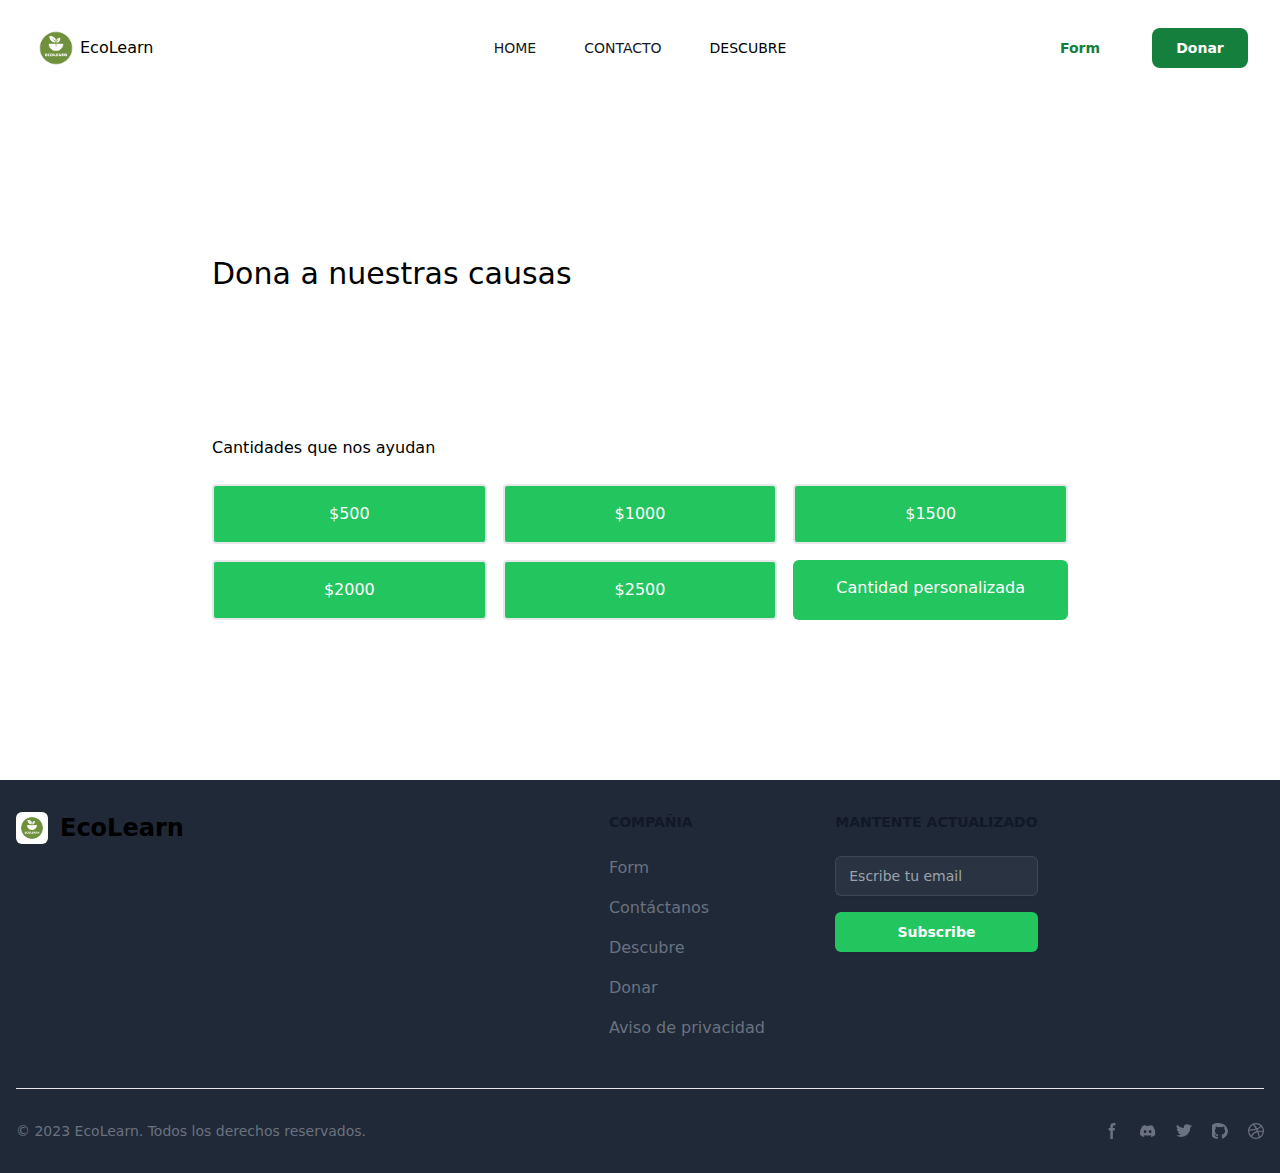
<file: public/donar.html>
<!DOCTYPE html>
<html lang="en">
  <head>
    <meta charset="UTF-8" />
    <meta name="viewport" content="width=device-width, initial-scale=1.0" />
    <link rel="stylesheet" href="/src/output.css" />
    <script src="https://js.stripe.com/v3/"></script>
    <script src="../src/menu.js"></script>
    <title>Donar</title>
  </head>
  <body>
    <header class="relative inset-x-0 top-0 z-50">
      <nav class="flex items-center justify-between p-6 lg:px-8" aria-label="Global">
        <div class="flex lg:flex-1 items-center">
          <a href="./home.html" class="-m-1.5 p-1.5">
            <img class="h-12 w-12" src="/Image/ecolearn.png" alt="EcoLearn">
          </a>
          <h1 class="ml-2m font-sans">EcoLearn</h1>
        </div>
        <div class="flex lg:hidden">
          <button id="menu-button" type="button" class="-m-2.5 inline-flex items-center justify-center rounded-md p-2.5 text-gray-700">
            <span class="sr-only">Open main menu</span>
            <svg class="h-6 w-6" fill="none" viewBox="0 0 24 24" stroke-width="1.5" stroke="currentColor" aria-hidden="true">
              <path stroke-linecap="round" stroke-linejoin="round" d="M3.75 6.75h16.5M3.75 12h16.5m-16.5 5.25h16.5" />
            </svg>
          </button>
        </div>
        <div class="hidden lg:flex lg:gap-x-12">
          <a href="./home.html" class="text-sm font-sans leading-6 text-gray-900">HOME</a>
          <a href="./contacto.html" class="text-sm font-sans leading-6 text-gray-900">CONTACTO</a>
          <a href="./descubre.html" class="text-sm font-sans leading-6 text-black">DESCUBRE</a>
        </div>
        <div class="hidden lg:flex lg:flex-1 lg:justify-end gap-6 items-center">
          <a href="./form.html" class="text-sm font-semibold leading-6 text-green-700 p-3 rounded-lg w-24 text-center">Form</a>
          <a href="./donar.html" class="text-sm font-bold leading-6 text-white bg-green-700 p-2 rounded-lg w-24 text-center">Donar</a>
        </div>
      </nav>
    </header>
    <main>
      <div class="md:w-4/5 w-full px-5 lg:px-30 mx-auto md:h-full">
        <div class="py-20">
          <h1 class="font-urbanist title3 text-3xl my-20 lg:mx-16 mx-10">
            Dona a nuestras causas
          </h1>
          <div class="donator bg-primary rounded-lg p-16">
            <div class="text-left md:text-left mb-6 donateSelect text-secundary">
              Cantidades que nos ayudan
            </div>
            <div class="grid grid-cols-4 md:grid-cols-12 gap-4 text-white">
              <div class="col-span-4">
                <button class="border-2 rounded text-center py-2 md:py-4 w-full bg-green-500 amount-button" data-amount="500">
                  $500
                </button>
              </div>
              <div class="col-span-4">
                <button class="border-2 rounded text-center py-2 md:py-4 w-full bg-green-500 amount-button" data-amount="1000">
                  $1000
                </button>
              </div>
              <div class="col-span-4">
                <button class="border-2 rounded text-center py-2 md:py-4 w-full bg-green-500 amount-button" data-amount="1500">
                  $1500
                </button>
              </div>
              <div class="col-span-4">
                <button class="border-2 rounded text-center py-2 md:py-4 w-full bg-green-500 amount-button" data-amount="2000">
                  $2000
                </button>
              </div>
              <div class="col-span-4">
                <button class="border-2 rounded text-center py-2 md:py-4 w-full bg-green-500 amount-button" data-amount="2500">
                  $2500
                </button>
              </div>
              <div class="col-span-4 flex items-center justify-center">
                <h1 class="text-center bg-green-500 rounded-md h-full p-4 w-full">Cantidad personalizada</h1>
              </div>              
              <div class="col-span-4 self-center">
                <script async src="https://js.stripe.com/v3/buy-button.js"></script>
                <stripe-buy-button
                  buy-button-id="buy_btn_1POUMsAHL2I3D6cuw6hWmXcE"
                  publishable-key="pk_test_51POTm9AHL2I3D6cujHa6FMRVUxrcJDdORF6sCJzTPHDrKN6dtRobzlgEtyy1zzvbXlZQ1vXxaF2xu0ffql4sKKIT00WsbXNNmr"
                >
                </stripe-buy-button>
              </div>
            </div>
          </div>
        </div>
      </div>
    </main>
    <footer class="bg-gray-800">
      <div class="mx-auto w-full max-w-screen-xl p-4 py-6 lg:py-8">
        <div class="md:flex md:justify-between">
          <div class="mb-6 md:mb-0">
            <a href="#" class="flex items-center">
              <img src="/Image/ecolearn.png" class="h-8 me-3 rounded-md" alt="EcoLearn" />
              <span class="self-center text-2xl font-semibold whitespace-nowrap dark:text-white">EcoLearn</span>
            </a>
          </div>
          <div class="grid grid-cols-2 gap-8 sm:gap-6 sm:grid-cols-3">
            <div>
              <h2 class="mb-6 text-sm font-semibold text-gray-900 uppercase dark:text-white">Compañia</h2>
              <ul class="text-gray-500 dark:text-gray-400 font-medium">
                <li class="mb-4">
                  <a href="./form.html" class="hover:underline">Form</a>
                </li>
                <li class="mb-4">
                  <a href="./contacto.html" class="hover:underline">Contáctanos</a>
                </li>
                <li class="mb-4">
                  <a href="./descubre.html" class="hover:underline">Descubre</a>
                </li>
                <li class="mb-4">
                  <a href="./donar.html" class="hover:underline">Donar</a>
                </li>
                <li class="mb-4">
                  <a href="./aviso_privacidad.html" class="hover:underline">Aviso de privacidad  </a>
                </li>
              </ul>
            </div>
            <div>
              <h2 class="mb-6 text-sm font-semibold text-gray-900 uppercase dark:text-white">Mantente actualizado</h2>
              <div class="flex flex-col gap-4">
                <label for="email-address" class="sr-only">Direccion Email</label>
                <input id="email-address" name="email" type="email" autocomplete="email" required class="min-w-0 flex-auto rounded-md border-0 bg-white/5 px-3.5 py-2 text-white shadow-sm ring-1 ring-inset ring-white/10 focus:ring-2 focus:ring-inset focus:ring-indigo-500 sm:text-sm sm:leading-6" placeholder="Escribe tu email" />
                <button type="submit" class="flex-none rounded-md bg-green-500 px-3.5 py-2.5 text-sm font-semibold text-white shadow-sm focus-visible:outline focus-visible:outline-2 focus-visible:outline-offset-2 focus-visible:outline-indigo-500">
                  Subscribe
                </button>
              </div>
            </div>
          </div>
        </div>
        <hr class="my-6 border-gray-200 sm:mx-auto dark:border-gray-700 lg:my-8" />
        <div class="sm:flex sm:items-center sm:justify-between">
          <span class="text-sm text-gray-500 sm:text-center dark:text-gray-400">© 2023 EcoLearn. Todos los derechos reservados.</span>
          <div class="flex mt-4 sm:justify-center sm:mt-0">
            <a href="#" class="text-gray-500 hover:text-gray-900 dark:hover:text-white">
              <svg class="w-4 h-4" aria-hidden="true" xmlns="http://www.w3.org/2000/svg" fill="currentColor" viewBox="0 0 8 19">
                <path fill-rule="evenodd" d="M6.135 3H8V0H6.135a4.147 4.147 0 0 0-4.142 4.142V6H0v3h2v9.938h3V9h2.021l.592-3H5V3.591A.6.6 0 0 1 5.592 3h.543Z" clip-rule="evenodd" />
              </svg>
              <span class="sr-only">Facebook page</span>
            </a>
            <a href="#" class="text-gray-500 hover:text-gray-900 dark:hover:text-white ms-5">
              <svg class="w-4 h-4" aria-hidden="true" xmlns="http://www.w3.org/2000/svg" fill="currentColor" viewBox="0 0 21 16">
                <path d="M16.942 1.556a16.3 16.3 0 0 0-4.126-1.3 12.04 12.04 0 0 0-.529 1.1 15.175 15.175 0 0 0-4.573 0 11.585 11.585 0 0 0-.535-1.1 16.274 16.274 0 0 0-4.129 1.3A17.392 17.392 0 0 0 .182 13.218a15.785 15.785 0 0 0 4.963 2.521c.41-.564.773-1.16 1.084-1.785a10.63 10.63 0 0 1-1.706-.83c.143-.106.283-.217.418-.33a11.664 11.664 0 0 0 10.118 0c.137.113.277.224.418.33-.544.328-1.116.606-1.71.832a12.52 12.52 0 0 0 1.084 1.785 16.46 16.46 0 0 0 5.064-2.595 17.286 17.286 0 0 0-2.973-11.59ZM6.678 10.813a1.941 1.941 0 0 1-1.8-2.045 1.93 1.93 0 0 1 1.8-2.047 1.919 1.919 0 0 1 1.8 2.047 1.93 1.93 0 0 1-1.8 2.045Zm6.644 0a1.94 1.94 0 0 1-1.8-2.045 1.93 1.93 0 0 1 1.8-2.047 1.918 1.918 0 0 1 1.8 2.047 1.93 1.93 0 0 1-1.8 2.045Z" />
              </svg>
              <span class="sr-only">Discord community</span>
            </a>
            <a href="#" class="text-gray-500 hover:text-gray-900 dark:hover:text-white ms-5">
              <svg class="w-4 h-4" aria-hidden="true" xmlns="http://www.w3.org/2000/svg" fill="currentColor" viewBox="0 0 20 17">
                <path fill-rule="evenodd" d="M20 1.892a8.178 8.178 0 0 1-2.355.635 4.074 4.074 0 0 0 1.8-2.235 8.344 8.344 0 0 1-2.605.98A4.13 4.13 0 0 0 13.85 0a4.068 4.068 0 0 0-4.1 4.038 4 4 0 0 0 .105.919A11.705 11.705 0 0 1 1.4.734a4.006 4.006 0 0 0 1.268 5.392 4.165 4.165 0 0 1-1.859-.5v.05A4.057 4.057 0 0 0 4.1 9.635a4.19 4.19 0 0 1-1.856.07 4.108 4.108 0 0 0 3.831 2.807A8.36 8.36 0 0 1 0 14.184 11.732 11.732 0 0 0 6.291 16 11.502 11.502 0 0 0 17.964 4.5c0-.177 0-.35-.012-.523A8.143 8.143 0 0 0 20 1.892Z" clip-rule="evenodd" />
              </svg>
              <span class="sr-only">Twitter page</span>
            </a>
            <a href="#" class="text-gray-500 hover:text-gray-900 dark:hover:text-white ms-5">
              <svg class="w-4 h-4" aria-hidden="true" xmlns="http://www.w3.org/2000/svg" fill="currentColor" viewBox="0 0 20 20">
                <path fill-rule="evenodd" d="M10 .333A9.911 9.911 0 1 0 6.866 19.65c.5.092.678-.215.678-.477 0-.237-.01-1.017-.014-1.845-2.757.6-3.338-1.169-3.338-1.169a2.627 2.627 0 0 0-1.1-1.451c-.9-.615.07-.6.07-.6a2.084 2.084 0 0 1 1.518 1.021 2.11 2.11 0 0 0 2.884.823c.044-.503.268-.973.63-1.325-2.2-.25-4.516-1.1-4.516-4.9A3.832 3.832 0 0 1 4.7 7.068a3.56 3.56 0 0 1 .095-2.623s.832-.266 2.726 1.016a9.409 9.409 0 0 1 4.962 0c1.89-1.282 2.717-1.016 2.717-1.016.366.83.402 1.768.1 2.623a3.827 3.827 0 0 1 1.02 2.659c0 3.807-2.319 4.644-4.525 4.889a2.366 2.366 0 0 1 .673 1.834c0 1.326-.012 2.394-.012 2.72 0 .263.18.572.681.475A9.911 9.911 0 0 0 10 .333Z" clip-rule="evenodd" />
              </svg>
              <span class="sr-only">GitHub account</span>
            </a>
            <a href="#" class="text-gray-500 hover:text-gray-900 dark:hover:text-white ms-5">
              <svg class="w-4 h-4" aria-hidden="true" xmlns="http://www.w3.org/2000/svg" fill="currentColor" viewBox="0 0 20 20">
                <path fill-rule="evenodd" d="M10 0a10 10 0 1 0 10 10A10.009 10.009 0 0 0 10 0Zm6.613 4.614a8.523 8.523 0 0 1 1.93 5.32 20.094 20.094 0 0 0-5.949-.274c-.059-.149-.122-.292-.184-.441a23.879 23.879 0 0 0-.566-1.239 11.41 11.41 0 0 0 4.769-3.366ZM8 1.707a8.821 8.821 0 0 1 2-.238 8.5 8.5 0 0 1 5.664 2.152 9.608 9.608 0 0 1-4.476 3.087A45.758 45.758 0 0 0 8 1.707ZM1.642 8.262a8.57 8.57 0 0 1 4.73-5.981A53.998 53.998 0 0 1 9.54 7.222a32.078 32.078 0 0 1-7.9 1.04h.002Zm2.01 7.46a8.51 8.51 0 0 1-2.2-5.707v-.262a31.64 31.64 0 0 0 8.777-1.219c.243.477.477.964.692 1.449-.114.032-.227.067-.336.1a13.569 13.569 0 0 0-6.942 5.636l.009.003ZM10 18.556a8.508 8.508 0 0 1-5.243-1.8 11.717 11.717 0 0 1 6.7-5.332.509.509 0 0 1 .055-.02 35.65 35.65 0 0 1 1.819 6.476 8.476 8.476 0 0 1-3.331.676Zm4.772-1.462A37.232 37.232 0 0 0 13.113 11a12.513 12.513 0 0 1 5.321.364 8.56 8.56 0 0 1-3.66 5.73h-.002Z" />
              </svg>
              <span class="sr-only">Dribbble account</span>
            </a>
          </div>
        </div>
      </div>
    </footer>
  </body>
</html>
</file>
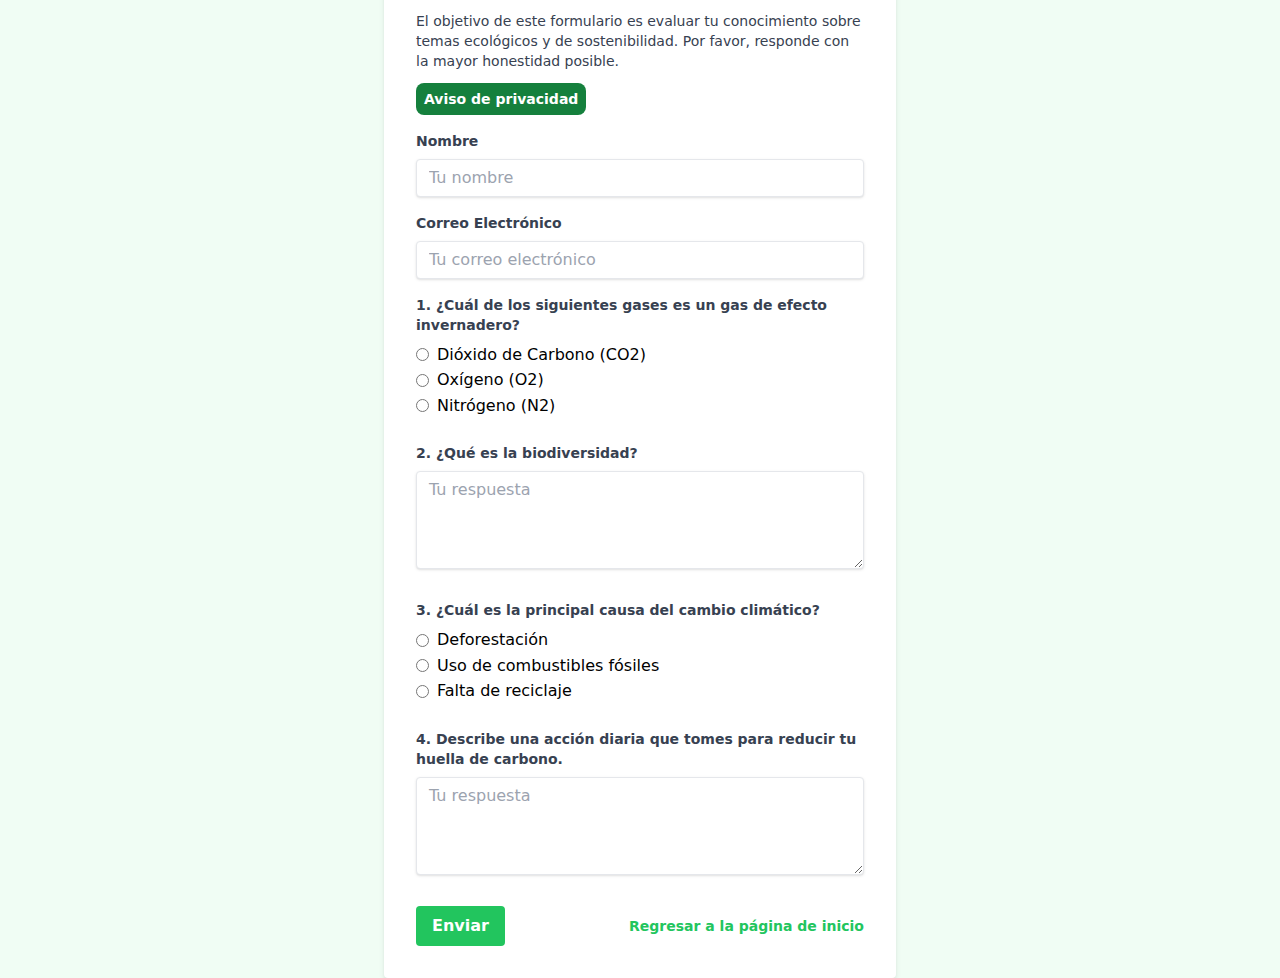
<file: public/form.html>
<!DOCTYPE html>
<html lang="en">
  <head>
    <meta charset="UTF-8" />
    <meta name="viewport" content="width=device-width, initial-scale=1.0" />
    <title>Evaluación de Conocimiento Ecológico</title>
    <link rel="stylesheet" href="/src/output.css" />
  </head>
  <body class="bg-green-50 flex items-center justify-center h-screen">
    <div class="w-full max-w-lg bg-white shadow-md rounded px-8 pt-6 pb-8 mb-6">
      <h1 class="text-2xl font-bold mb-6 text-center text-green-700">
        Evaluación de Conocimiento Ecológico
      </h1>
      <p class="text-sm text-gray-700 mb-4">
        El objetivo de este formulario es evaluar tu conocimiento sobre temas
        ecológicos y de sostenibilidad. Por favor, responde con la mayor
        honestidad posible.
      </p>
      <a
        href="./aviso_privacidad.html"
        class="text-sm font-semibold leading-6 text-white bg-green-700 p-2 rounded-lg w-24 text-center"
        >Aviso de privacidad</a
      >
      <form action="https://formspree.io/f/mbjneldn" method="POST">
        <div class="mb-4">
          <label class="block text-gray-700 text-sm font-bold mb-2" for="name">
            <br />
            Nombre
          </label>
          <input
            class="shadow appearance-none border rounded w-full py-2 px-3 text-gray-700 leading-tight focus:outline-none focus:shadow-outline"
            id="name"
            name="name"
            type="text"
            placeholder="Tu nombre"
            required
          />
        </div>

        <div class="mb-4">
          <label class="block text-gray-700 text-sm font-bold mb-2" for="email">
            Correo Electrónico
          </label>
          <input
            class="shadow appearance-none border rounded w-full py-2 px-3 text-gray-700 leading-tight focus:outline-none focus:shadow-outline"
            id="email"
            name="email"
            type="email"
            placeholder="Tu correo electrónico"
            required
          />
        </div>

        <div class="mb-6">
          <label class="block text-gray-700 text-sm font-bold mb-2">
            1. ¿Cuál de los siguientes gases es un gas de efecto invernadero?
          </label>
          <div class="block">
            <label class="inline-flex items-center">
              <input
                class="form-radio text-green-500"
                type="radio"
                name="question1"
                value="CO2"
                required
              />
              <span class="ml-2">Dióxido de Carbono (CO2)</span>
            </label>
          </div>
          <div class="block">
            <label class="inline-flex items-center">
              <input
                class="form-radio text-green-500"
                type="radio"
                name="question1"
                value="O2"
                required
              />
              <span class="ml-2">Oxígeno (O2)</span>
            </label>
          </div>
          <div class="block">
            <label class="inline-flex items-center">
              <input
                class="form-radio text-green-500"
                type="radio"
                name="question1"
                value="N2"
                required
              />
              <span class="ml-2">Nitrógeno (N2)</span>
            </label>
          </div>
        </div>

        <div class="mb-6">
          <label class="block text-gray-700 text-sm font-bold mb-2">
            2. ¿Qué es la biodiversidad?
          </label>
          <textarea
            class="shadow appearance-none border rounded w-full py-2 px-3 text-gray-700 leading-tight focus:outline-none focus:shadow-outline"
            name="question2"
            rows="4"
            placeholder="Tu respuesta"
            required
          ></textarea>
        </div>

        <div class="mb-6">
          <label class="block text-gray-700 text-sm font-bold mb-2">
            3. ¿Cuál es la principal causa del cambio climático?
          </label>
          <div class="block">
            <label class="inline-flex items-center">
              <input
                class="form-radio text-green-500"
                type="radio"
                name="question3"
                value="deforestation"
                required
              />
              <span class="ml-2">Deforestación</span>
            </label>
          </div>
          <div class="block">
            <label class="inline-flex items-center">
              <input
                class="form-radio text-green-500"
                type="radio"
                name="question3"
                value="fossilFuels"
                required
              />
              <span class="ml-2">Uso de combustibles fósiles</span>
            </label>
          </div>
          <div class="block">
            <label class="inline-flex items-center">
              <input
                class="form-radio text-green-500"
                type="radio"
                name="question3"
                value="recycling"
                required
              />
              <span class="ml-2">Falta de reciclaje</span>
            </label>
          </div>
        </div>

        <div class="mb-6">
          <label class="block text-gray-700 text-sm font-bold mb-2">
            4. Describe una acción diaria que tomes para reducir tu huella de
            carbono.
          </label>
          <textarea
            class="shadow appearance-none border rounded w-full py-2 px-3 text-gray-700 leading-tight focus:outline-none focus:shadow-outline"
            name="question4"
            rows="4"
            placeholder="Tu respuesta"
            required
          ></textarea>
        </div>

        <div class="flex items-center justify-between">
          <button
            class="bg-green-500 hover:bg-green-700 text-white font-bold py-2 px-4 rounded focus:outline-none focus:shadow-outline"
            type="submit"
          >
            Enviar
          </button>
          <a
            href="./home.html"
            class="inline-block align-baseline font-bold text-sm text-green-500 hover:text-green-800"
          >
            Regresar a la página de inicio
          </a>
        </div>
      </form>
    </div>
  </body>
</html>
</file>
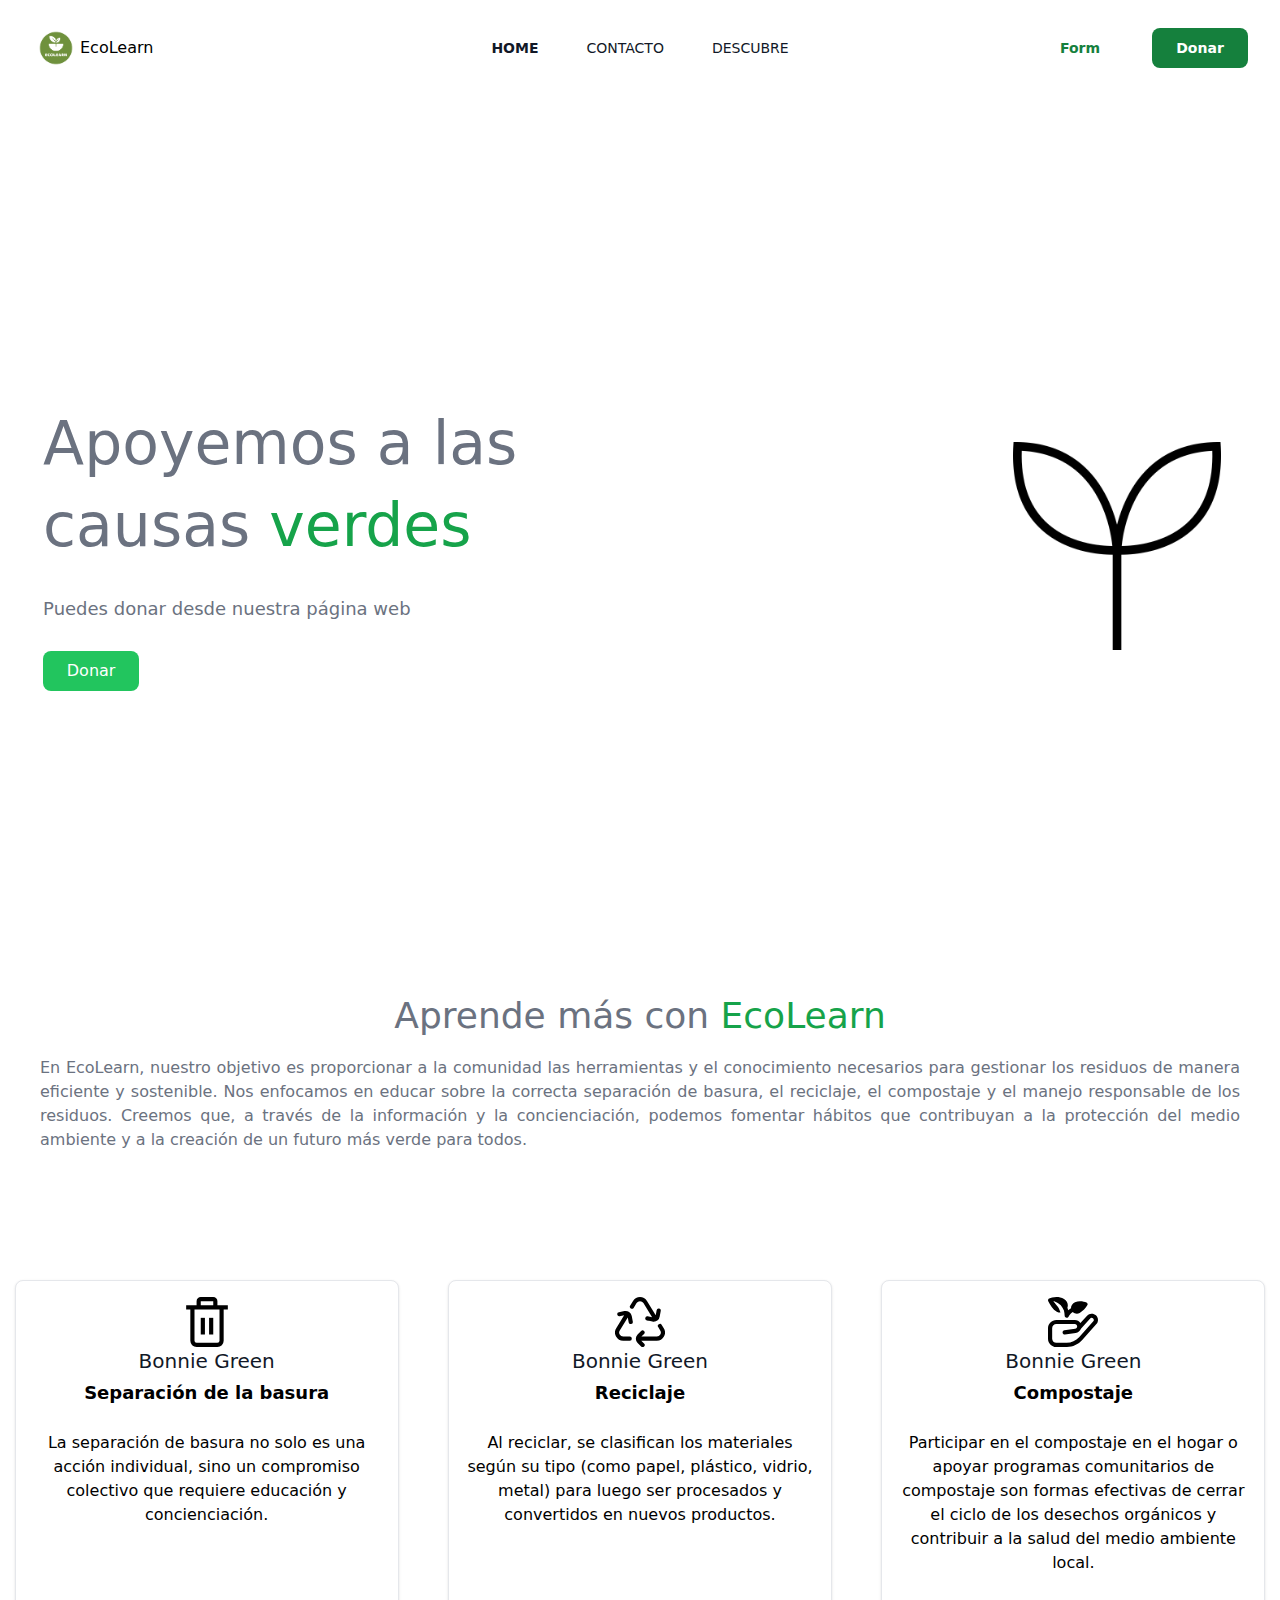
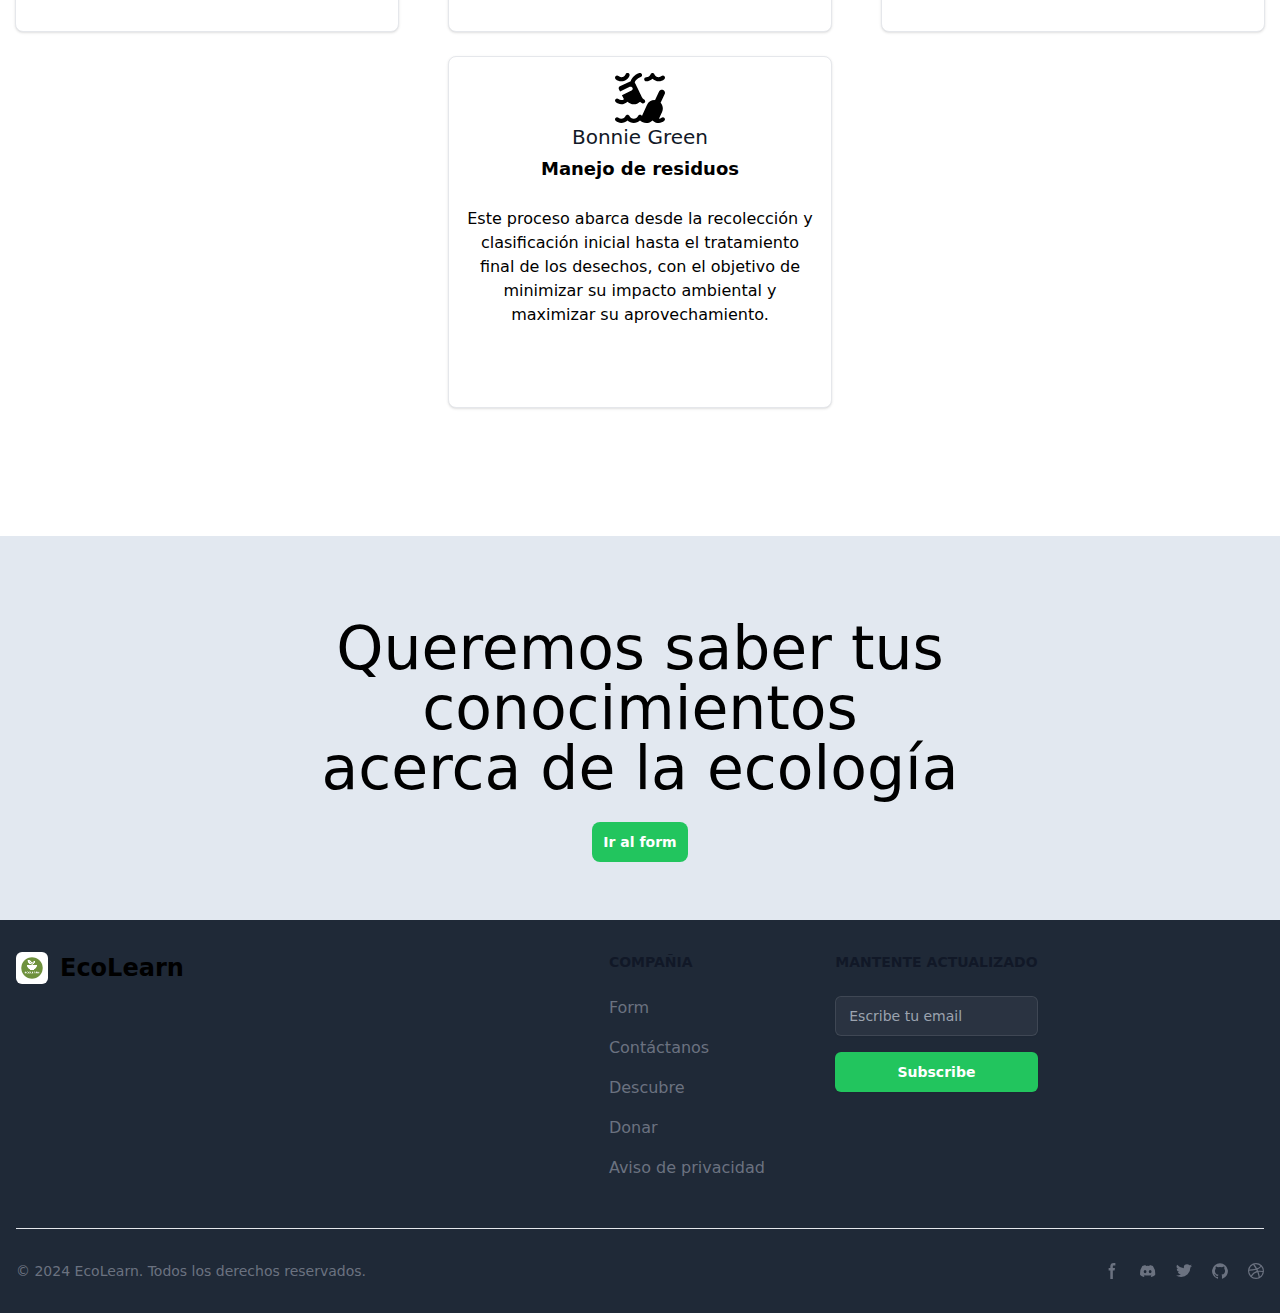
<file: public/home.html>
<!DOCTYPE html>
<html lang="en">
<head>
  <meta charset="UTF-8">
  <meta name="viewport" content="width=device-width, initial-scale=1.0">
  <link rel="stylesheet" href="/src/output.css">
  <script src="../src/menu.js"></script>
  <title>Home</title>
</head>
<body>
  <div class="bg-white">
    <header class="relative inset-x-0 top-0 z-50">
      <nav class="flex items-center justify-between p-6 lg:px-8" aria-label="Global">
        <div class="flex lg:flex-1 items-center">
          <a href="./home.html" class="-m-1.5 p-1.5">
            <img class=" h-12 w-12" src="/Image/ecolearn.png" alt="">
          </a>
          <h1 class="ml-2m font-sans">EcoLearn</h1>
        </div>
        <div class="flex lg:hidden">
          <button id="menu-button" type="button" class="-m-2.5 inline-flex items-center justify-center rounded-md p-2.5 text-gray-700">
            <span class="sr-only">Open main menu</span>
            <svg class="h-6 w-6" fill="none" viewBox="0 0 24 24" stroke-width="1.5" stroke="currentColor" aria-hidden="true">
              <path stroke-linecap="round" stroke-linejoin="round" d="M3.75 6.75h16.5M3.75 12h16.5m-16.5 5.25h16.5" />
            </svg>
          </button>
        </div>
        <div class="hidden lg:flex lg:gap-x-12">
          <a href="./home.html" class="text-sm font-sans font-bold leading-6 text-gray-900">HOME</a>
          <a href="./contacto.html" class="text-sm font-sans leading-6 text-gray-900">CONTACTO</a>
          <a href="./descubre.html" class="text-sm font-sans leading-6 text-gray-900">DESCUBRE</a>
        </div>
        <div class="hidden lg:flex lg:flex-1 lg:justify-end gap-6 items-center">
          <a href="./form.html" class="text-sm font-semibold leading-6 text-green-700 p-3 rounded-lg w-24 text-center">Form</a>
          <a href="./donar.html" class="text-sm font-semibold leading-6 text-white bg-green-700 p-2 rounded-lg w-24 text-center">Donar</a>
        </div>
      </nav>
      <!-- Mobile menu, show/hide based on menu open state. -->
      <div id="mobile-menu" class="lg:hidden hidden" role="dialog" aria-modal="true">
        <!-- Background backdrop, show/hide based on slide-over state. -->
        <div class="fixed inset-0 z-50"></div>
        <div class="fixed inset-y-0 right-0 z-50 w-full overflow-y-auto bg-white px-6 py-6 sm:max-w-sm sm:ring-1 sm:ring-gray-900/10">
          <div class="flex items-center justify-between">
            <a href="#" class="-m-1.5 p-1.5">
              <img class="h-12 w-12" src="/Image/ecolearn.png" alt="">
            </a>
            <h1 class="text-black">EcoLearn</h1>
            <button id="close-menu-button" type="button" class="-m-2.5 rounded-md p-2.5 text-gray-700">
              <span class="sr-only">Close menu</span>
              <svg class="h-6 w-6" fill="none" viewBox="0 0 24 24" stroke-width="1.5" stroke="currentColor" aria-hidden="true">
                <path stroke-linecap="round" stroke-linejoin="round" d="M6 18L18 6M6 6l12 12" />
              </svg>
            </button>
          </div>
          <div class="mt-6 flow-root">
            <div class="-my-6 divide-y divide-gray-500/10">
              <div class="space-y-2 py-6">
                <a href="./separar-basura.html" class="-mx-3 block rounded-lg px-3 py-2 text-base font-semibold leading-7 text-gray-900 hover:bg-gray-50">HOME</a>
                <a href="./contacto.html" class="-mx-3 block rounded-lg px-3 py-2 text-base font-semibold leading-7 text-gray-900 hover:bg-gray-50">CONTACTO</a>
                <a href="./descubre.html" class="-mx-3 block rounded-lg px-3 py-2 text-base font-semibold leading-7 text-gray-900 hover:bg-gray-50">DESCUBRE</a>
              </div>
              <div class="py-6">
                <a href="./form.html" class="-mx-3 block rounded-lg px-3 py-2.5 text-base font-semibold leading-7 text-gray-900 hover:bg-gray-50">Form</a>
                <a href="./donar.html" class="-mx-3 block rounded-lg px-3 py-2.5 text-base font-semibold leading-7 text-gray-900 hover:bg-gray-50">Donar</a>
              </div>
            </div>
          </div>
        </div>
      </div>
    </header>
    
    <section class="flex justify-center items-center h-screen text-center ">
      <div class="flex justify-start items-center gap-62">
        <!-- Primer bloque -->
        <div class="bg-white p-4">
            <div class="flex justify-start items-center h-full"> <!-- Centrar contenido en bloque -->
                <div class="text-start justify-start">
                    <h1 class="text-6xl font-bol w-2/3  leading-snug text-gray-500">Apoyemos a las causas <span class="text-green-600">verdes</span></h1>
                    <p class="text-lg text-gray-500 my-7">Puedes donar desde nuestra página web</p>
                </div>
            </div>
            <div class="flex justify-start">
              <a href="./donar.html" class="text-white bg-green-500 w-24 text-center rounded-lg p-2">Donar</a>
            </div>
        </div>

        <!-- Segundo bloque -->
        <div class="bg-white p-4 m-4">
            <div class="flex justify-center items-center h-full"> <!-- Centrar contenido en bloque -->
                <div class="text-center">
                    <img src="../Image/planta-de-semillero.png" class=" w-52 h-52 text-green-400" alt="">
                </div>
            </div>
        </div>
      </div>
    </section>
    <section>
      <div class="text-center">
        <h1 class=" text-4xl text-gray-500 ">Aprende más con  <span class="text-green-600">EcoLearn</span></h1>
        <p class=" text-gray-500 my-5 mx-10 text-justify">En EcoLearn, nuestro objetivo es proporcionar a la comunidad las herramientas y el conocimiento necesarios 
          para gestionar los residuos de manera eficiente y sostenible. Nos enfocamos en educar sobre la correcta separación de basura, el reciclaje, 
          el compostaje y el manejo responsable de los residuos. Creemos que, a través de la información y la concienciación, podemos fomentar hábitos 
          que contribuyan a la protección del medio ambiente y a la creación de un futuro más verde para todos.
        </p>
      </div>
    </section>
    <section class="text-center my-32">
      <div class="grid grid-cols-3 grid-rows-2 gap-6 gap-x-5">
        <div class="flex justify-center">
          <div class="w-full max-w-sm bg-white border border-gray-200 rounded-lg shadow p-4">
            <div class="flex flex-col items-center pb-10 text-center">
                <svg xmlns="http://www.w3.org/2000/svg" viewBox="0 0 24 24" width="50" height="50"><g id="_01_align_center" data-name="01 align center"><path d="M22,4H17V2a2,2,0,0,0-2-2H9A2,2,0,0,0,7,2V4H2V6H4V21a3,3,0,0,0,3,3H17a3,3,0,0,0,3-3V6h2ZM9,2h6V4H9Zm9,19a1,1,0,0,1-1,1H7a1,1,0,0,1-1-1V6H18Z"/><rect x="9" y="10" width="2" height="8"/><rect x="13" y="10" width="2" height="8"/></g></svg>
                <h5 class="mb-1 text-xl font-medium text-gray-900 dark:text-white">Bonnie Green</h5>
                <span class="text-lg text-black font-bold">Separación de la basura</span>
                <div class="flex mt-4 md:mt-6">
                    <p>La separación de basura no solo es una acción individual, sino un compromiso colectivo que requiere educación y concienciación.</p>
                </div>
            </div>
          </div>
        </div>
        <div class="flex justify-center">
          <div class="w-full max-w-sm bg-white border border-gray-200 rounded-lg shadow p-4">
            <div class="flex flex-col items-center pb-10 text-center">
                <svg xmlns="http://www.w3.org/2000/svg" id="Layer_1" data-name="Layer 1" viewBox="0 0 24 24" width="50" height="50"><path d="M10.357,2.921l-1.416,2.3a1,1,0,0,1-1.7-1.048l1.416-2.3a3.948,3.948,0,0,1,6.692,0l4.2,6.834.441-2.365a1,1,0,0,1,1.967.366l-.5,2.67a3,3,0,0,1-2.942,2.451c-.195,0-3.217-.576-3.217-.576a1,1,0,0,1,.386-1.962l2.133.421L13.643,2.921A1.934,1.934,0,0,0,10.357,2.921ZM23.409,14.98l-.968-1.572a1,1,0,1,0-1.7,1.048l.968,1.572a1.934,1.934,0,0,1,.041,1.98A1.91,1.91,0,0,1,20.062,19H12.676l1.271-1.269a1,1,0,0,0-1.412-1.416L10.843,18A2.86,2.86,0,0,0,10,19.98s0,.01,0,.014,0,.013,0,.02a2.884,2.884,0,0,0,.855,2.071l1.682,1.652a1,1,0,1,0,1.4-1.427L12.609,21h7.453a3.948,3.948,0,0,0,3.347-6.02ZM6.78,7.213a2.984,2.984,0,0,0-2.263-.46l-2.629.518a1,1,0,1,0,.386,1.962l2.108-.415L.591,14.98A3.948,3.948,0,0,0,3.937,21H7.08a1,1,0,0,0,0-2H3.937a1.91,1.91,0,0,1-1.684-.992,1.934,1.934,0,0,1,.041-1.98L6.132,9.79l.446,2.394a1,1,0,0,0,1.967-.368l-.5-2.67A2.985,2.985,0,0,0,6.78,7.213Z"/></svg>
                <h5 class="mb-1 text-xl font-medium text-gray-900 dark:text-white">Bonnie Green</h5>
                <span class="text-lg text-black font-bold">Reciclaje</span>
                <div class="flex mt-4 md:mt-6">
                    <p>Al reciclar, se clasifican los materiales según su tipo (como papel, plástico, vidrio, metal) para luego ser procesados y convertidos en nuevos productos.</p>
                </div>
            </div>
          </div>
        </div>
        <div class="flex justify-center">
          <div class="w-full max-w-sm bg-white border border-gray-200 rounded-lg shadow p-4">
            <div class="flex flex-col items-center pb-10 text-center">
                <svg xmlns="http://www.w3.org/2000/svg" id="Layer_1" data-name="Layer 1" viewBox="0 0 24 24" width="50" height="50">
                  <path d="M.12,2.04c-.241-.479-.045-1.063,.442-1.287C1.882,.146,4.864-.653,7.689,.905c1.534,.846,2.181,2.64,1.624,4.222,.149,.396,.279,.82,.38,1.286,.41-.378,.874-.705,1.354-.995-.071-1.214,.698-2.413,1.91-2.941,2.029-.885,4.363-.339,5.482,.111,.502,.202,.721,.789,.478,1.272-.773,1.541-2.225,2.952-3.709,3.781-1.102,.616-2.431,.402-3.302-.422-.981,.64-1.73,1.532-1.98,2.154-.154,.383-.525,.626-.927,.626-.667,0-.98-.488-1-.959-.04-.981-.165-1.836-.358-2.56-.308-.863-1.43-2.376-1.496-2.494-1.629-1.728-3.63-1.986-3.63-1.986,2.179,2.49,3,3.5,3.471,5.484-.605,.008-1.218-.121-1.784-.433C2.295,5.999,.991,3.771,.12,2.04ZM23.235,13.016l-6.804,7.637c-1.896,2.128-4.618,3.348-7.467,3.348H4c-2.206,0-4-1.794-4-4v-5c0-2.206,1.794-4,4-4H12.857c1.14,0,2.139,.609,2.689,1.519l3.217-3.535c.54-.595,1.281-.944,2.085-.981,.812-.039,1.574,.24,2.169,.782,1.214,1.107,1.312,3.005,.218,4.23Zm-1.565-2.752c-.199-.181-.457-.271-.728-.262-.27,.013-.519,.129-.699,.329l-4.427,4.865c-.385,1.07-1.339,1.89-2.514,2.058l-5.161,.737c-.548,.076-1.054-.303-1.132-.849-.078-.547,.302-1.054,.849-1.132l5.161-.737c.56-.079,.98-.565,.98-1.13,0-.63-.513-1.143-1.143-1.143H4c-1.103,0-2,.897-2,2v5c0,1.103,.897,2,2,2h4.965c2.279,0,4.456-.977,5.974-2.678l6.804-7.638c.368-.412,.335-1.049-.072-1.421Z"/>
                </svg>
                <h5 class="mb-1 text-xl font-medium text-gray-900 dark:text-white">Bonnie Green</h5>
                <span class="text-lg text-black font-bold">Compostaje</span>
                <div class="flex mt-4 md:mt-6">
                    <p>Participar en el compostaje en el hogar o apoyar programas comunitarios de compostaje son formas efectivas de cerrar el ciclo de los desechos orgánicos y contribuir a la salud del medio ambiente local.</p>
                </div>
            </div>
          </div>
        </div>
        <div class="col-start-2 flex justify-center">
          <div class="w-full max-w-sm bg-white border border-gray-200 rounded-lg shadow p-4">
            <div class="flex flex-col items-center pb-10 text-center">
                <svg xmlns="http://www.w3.org/2000/svg" id="Layer_1" data-name="Layer 1" viewBox="0 0 24 24" width="50" height="50">
                  <path d="m22.332,21.489c-.34.306-.775.478-1.229.501l1.488-3.272c.685-1.469.414-3.18-.695-4.419l1.96-4.16c.354-.75.032-1.644-.717-1.996-.752-.354-1.645-.033-1.996.717l-1.961,4.162c-1.639-.081-3.147.825-3.847,2.325l-2.408,5.292c-.149-.384-.514-.64-.928-.64-.424,0-.802.267-.942.667-.265.747-1.169,1.333-2.058,1.333s-1.793-.586-2.058-1.333c-.141-.4-.519-.667-.942-.667s-.802.267-.942.667c-.265.747-1.169,1.333-2.058,1.333-.492,0-.966-.182-1.332-.511-.409-.366-1.041-.335-1.412.076-.369.41-.335,1.043.076,1.412.733.659,1.681,1.022,2.668,1.022,1.128,0,2.222-.472,3-1.226.778.754,1.872,1.226,3,1.226s2.222-.472,3-1.226c.778.754,1.872,1.226,3,1.226s2.221-.479,3-1.236c.779.757,1.87,1.236,3,1.236.987,0,1.935-.363,2.668-1.022.411-.369.445-1.002.076-1.412-.372-.413-1.003-.443-1.412-.076ZM14,3c0-.553.447-1,1-1,.889,0,1.793-.586,2.058-1.333.141-.4.519-.667.942-.667s.802.267.942.667c.265.747,1.169,1.333,2.058,1.333.492,0,.966-.182,1.332-.511.409-.367,1.04-.337,1.412.076.369.41.335,1.043-.076,1.412-.733.659-1.681,1.022-2.668,1.022-1.128,0-2.222-.472-3-1.226-.778.754-1.872,1.226-3,1.226-.553,0-1-.447-1-1Zm-13.668-.022c-.411-.369-.445-1.002-.076-1.412.371-.411,1.003-.442,1.412-.076.366.329.84.511,1.332.511.889,0,1.793-.586,2.058-1.333.183-.521.757-.795,1.275-.609.521.184.794.755.609,1.275-.546,1.546-2.204,2.667-3.942,2.667-.987,0-1.935-.363-2.668-1.022Zm14.04,11.105c-.178.344-.527.541-.89.541-.154,0-.312-.036-.458-.111-.385-.199-.721-.462-1.02-.753-.779.759-1.872,1.24-3.004,1.24s-2.222-.472-3-1.226c-.778.754-1.872,1.226-3,1.226-.987,0-1.935-.363-2.668-1.022-.411-.369-.445-1.002-.076-1.412.371-.411,1.003-.442,1.412-.076.366.329.84.511,1.332.511.462,0,.927-.161,1.305-.418l-.979-1.943,4.6-2.191c.499-.237.711-.834.473-1.332-.236-.498-.832-.712-1.332-.473l-4.64,2.21-.551-1.095c-.12-.241-.14-.52-.053-.774.087-.254.273-.463.517-.579l5.196-2.474c.326-.873,1.371-2.953,4.148-3.878.527-.175,1.09.108,1.265.632.175.524-.108,1.091-.632,1.265-1.852.617-2.594,1.92-2.849,2.529,0,0,3.47,7.172,3.476,7.19.151.43.516.818.999,1.068.49.254.683.856.43,1.348Z"/>
                </svg>
                <h5 class="mb-1 text-xl font-medium text-gray-900 dark:text-white">Bonnie Green</h5>
                <span class="text-lg text-black font-bold">Manejo de residuos</span>
                <div class="flex mt-4 md:mt-6">
                    <p>Este proceso abarca desde la recolección y clasificación inicial hasta el tratamiento final de los desechos, con el objetivo de minimizar su impacto ambiental y maximizar su aprovechamiento.</p>
                </div>
            </div>
          </div>
        </div>
      </div>
    </section>
    <section class=" bg-slate-200 w-full h-96 items-center flex flex-col justify-center">
      <h1 class=" text-6xl w-1/2 text-center py-6">Queremos saber tus conocimientos acerca de la ecología </h1>
      <a href="./form.html" class="text-sm font-semibold leading-6 text-white bg-green-500 p-2 rounded-lg w-24 text-center">Ir al form</a>
    </section>
    <footer class=" bg-gray-800">
      <div class="mx-auto w-full max-w-screen-xl p-4 py-6 lg:py-8">
          <div class="md:flex md:justify-between">
            <div class="mb-6 md:mb-0">
                <a href="#" class="flex items-center">
                    <img src="/Image/ecolearn.png" class="h-8 me-3 rounded-md" alt="EcoLearn" />
                    <span class="self-center text-2xl font-semibold whitespace-nowrap dark:text-white">EcoLearn</span>
                </a>
            </div>
            <div class="grid grid-cols-2 gap-8 sm:gap-6 sm:grid-cols-3">
                <div>
                    <h2 class="mb-6 text-sm font-semibold text-gray-900 uppercase dark:text-white">Compañia</h2>
                    <ul class="text-gray-500 dark:text-gray-400 font-medium">
                        <li class="mb-4">
                            <a href="./form.html" class="hover:underline">Form</a>
                        </li>
                        <li class="mb-4">
                            <a href="./contacto.html" class="hover:underline">Contáctanos</a>
                        </li>
                        <li class="mb-4">
                          <a href="./descubre.html" class="hover:underline">Descubre</a>
                        </li>
                        <li class="mb-4">
                          <a href="./donar.html" class="hover:underline">Donar</a>
                        </li>
                        <li class="mb-4">
                          <a href="./aviso_privacidad.html" class="hover:underline">Aviso de privacidad  </a>
                        </li>
                    </ul>
                </div>
                <div>
                    <h2 class="mb-6 text-sm font-semibold text-gray-900 uppercase dark:text-white">Mantente actualizado</h2>
                    <div class="flex flex-col gap-4">
                      <label for="email-address" class="sr-only">Direccion Email</label>
                      <input id="email-address" name="email" type="email" autocomplete="email" required class="min-w-0 flex-auto rounded-md border-0 bg-white/5 px-3.5 py-2 text-white shadow-sm ring-1 ring-inset ring-white/10 focus:ring-2 focus:ring-inset focus:ring-indigo-500 sm:text-sm sm:leading-6" placeholder="Escribe tu email">
                      <button type="submit" class="flex-none rounded-md bg-green-500 px-3.5 py-2.5 text-sm font-semibold text-white shadow-sm focus-visible:outline focus-visible:outline-2 focus-visible:outline-offset-2 focus-visible:outline-indigo-500">Subscribe</button>
                    </div>
                    
                </div>
            </div>
        </div>
        <hr class="my-6 border-gray-200 sm:mx-auto dark:border-gray-700 lg:my-8" />
        <div class="sm:flex sm:items-center sm:justify-between">
            <span class="text-sm text-gray-500 sm:text-center dark:text-gray-400">© 2024 EcoLearn. Todos los derechos reservados.
            </span>
            <div class="flex mt-4 sm:justify-center sm:mt-0">
                <a href="#" class="text-gray-500 hover:text-gray-900 dark:hover:text-white">
                    <svg class="w-4 h-4" aria-hidden="true" xmlns="http://www.w3.org/2000/svg" fill="currentColor" viewBox="0 0 8 19">
                          <path fill-rule="evenodd" d="M6.135 3H8V0H6.135a4.147 4.147 0 0 0-4.142 4.142V6H0v3h2v9.938h3V9h2.021l.592-3H5V3.591A.6.6 0 0 1 5.592 3h.543Z" clip-rule="evenodd"/>
                      </svg>
                    <span class="sr-only">Facebook page</span>
                </a>
                <a href="#" class="text-gray-500 hover:text-gray-900 dark:hover:text-white ms-5">
                    <svg class="w-4 h-4" aria-hidden="true" xmlns="http://www.w3.org/2000/svg" fill="currentColor" viewBox="0 0 21 16">
                          <path d="M16.942 1.556a16.3 16.3 0 0 0-4.126-1.3 12.04 12.04 0 0 0-.529 1.1 15.175 15.175 0 0 0-4.573 0 11.585 11.585 0 0 0-.535-1.1 16.274 16.274 0 0 0-4.129 1.3A17.392 17.392 0 0 0 .182 13.218a15.785 15.785 0 0 0 4.963 2.521c.41-.564.773-1.16 1.084-1.785a10.63 10.63 0 0 1-1.706-.83c.143-.106.283-.217.418-.33a11.664 11.664 0 0 0 10.118 0c.137.113.277.224.418.33-.544.328-1.116.606-1.71.832a12.52 12.52 0 0 0 1.084 1.785 16.46 16.46 0 0 0 5.064-2.595 17.286 17.286 0 0 0-2.973-11.59ZM6.678 10.813a1.941 1.941 0 0 1-1.8-2.045 1.93 1.93 0 0 1 1.8-2.047 1.919 1.919 0 0 1 1.8 2.047 1.93 1.93 0 0 1-1.8 2.045Zm6.644 0a1.94 1.94 0 0 1-1.8-2.045 1.93 1.93 0 0 1 1.8-2.047 1.918 1.918 0 0 1 1.8 2.047 1.93 1.93 0 0 1-1.8 2.045Z"/>
                      </svg>
                    <span class="sr-only">Discord community</span>
                </a>
                <a href="#" class="text-gray-500 hover:text-gray-900 dark:hover:text-white ms-5">
                    <svg class="w-4 h-4" aria-hidden="true" xmlns="http://www.w3.org/2000/svg" fill="currentColor" viewBox="0 0 20 17">
                      <path fill-rule="evenodd" d="M20 1.892a8.178 8.178 0 0 1-2.355.635 4.074 4.074 0 0 0 1.8-2.235 8.344 8.344 0 0 1-2.605.98A4.13 4.13 0 0 0 13.85 0a4.068 4.068 0 0 0-4.1 4.038 4 4 0 0 0 .105.919A11.705 11.705 0 0 1 1.4.734a4.006 4.006 0 0 0 1.268 5.392 4.165 4.165 0 0 1-1.859-.5v.05A4.057 4.057 0 0 0 4.1 9.635a4.19 4.19 0 0 1-1.856.07 4.108 4.108 0 0 0 3.831 2.807A8.36 8.36 0 0 1 0 14.184 11.732 11.732 0 0 0 6.291 16 11.502 11.502 0 0 0 17.964 4.5c0-.177 0-.35-.012-.523A8.143 8.143 0 0 0 20 1.892Z" clip-rule="evenodd"/>
                  </svg>
                    <span class="sr-only">Twitter page</span>
                </a>
                <a href="#" class="text-gray-500 hover:text-gray-900 dark:hover:text-white ms-5">
                    <svg class="w-4 h-4" aria-hidden="true" xmlns="http://www.w3.org/2000/svg" fill="currentColor" viewBox="0 0 20 20">
                          <path fill-rule="evenodd" d="M10 .333A9.911 9.911 0 0 0 6.866 19.65c.5.092.678-.215.678-.477 0-.237-.01-1.017-.014-1.845-2.757.6-3.338-1.169-3.338-1.169a2.627 2.627 0 0 0-1.1-1.451c-.9-.615.07-.6.07-.6a2.084 2.084 0 0 1 1.518 1.021 2.11 2.11 0 0 0 2.884.823c.044-.503.268-.973.63-1.325-2.2-.25-4.516-1.1-4.516-4.9A3.832 3.832 0 0 1 4.7 7.068a3.56 3.56 0 0 1 .095-2.623s.832-.266 2.726 1.016a9.409 9.409 0 0 1 4.962 0c1.89-1.282 2.717-1.016 2.717-1.016.366.83.402 1.768.1 2.623a3.827 3.827 0 0 1 1.02 2.659c0 3.807-2.319 4.644-4.525 4.889a2.366 2.366 0 0 1 .673 1.834c0 1.326-.012 2.394-.012 2.72 0 .263.18.572.681.475A9.911 9.911 0 0 0 10 .333Z" clip-rule="evenodd"/>
                    </svg>
                    <span class="sr-only">GitHub account</span>
                </a>
                <a href="#" class="text-gray-500 hover:text-gray-900 dark:hover:text-white ms-5">
                    <svg class="w-4 h-4" aria-hidden="true" xmlns="http://www.w3.org/2000/svg" fill="currentColor" viewBox="0 0 20 20">
                      <path fill-rule="evenodd" d="M10 0a10 10 0 1 0 10 10A10.009 10.009 0 0 0 10 0Zm6.613 4.614a8.523 8.523 0 0 1 1.93 5.32 20.094 20.094 0 0 0-5.949-.274c-.059-.149-.122-.292-.184-.441a23.879 23.879 0 0 0-.566-1.239 11.41 11.41 0 0 0 4.769-3.366ZM8 1.707a8.821 8.821 0 0 1 2-.238 8.5 8.5 0 0 1 5.664 2.152 9.608 9.608 0 0 1-4.476 3.087A45.758 45.758 0 0 0 8 1.707ZM1.642 8.262a8.57 8.57 0 0 1 4.73-5.981A53.998 53.998 0 0 1 9.54 7.222a32.078 32.078 0 0 1-7.9 1.04h.002Zm2.01 7.46a8.51 8.51 0 0 1-2.2-5.707v-.262a31.64 31.64 0 0 0 8.777-1.219c.243.477.477.964.692 1.449-.114.032-.227.067-.336.1a13.569 13.569 0 0 0-6.942 5.636l.009.003ZM10 18.556a8.508 8.508 0 0 1-5.243-1.8 11.717 11.717 0 0 1 6.7-5.332.509.509 0 0 1 .055-.02 35.65 35.65 0 0 1 1.819 6.476 8.476 8.476 0 0 1-3.331.676Zm4.772-1.462A37.232 37.232 0 0 0 13.113 11a12.513 12.513 0 0 1 5.321.364 8.56 8.56 0 0 1-3.66 5.73h-.002Z" clip-rule="evenodd"/>
                  </svg>
                    <span class="sr-only">Dribbble account</span>
                </a>
            </div>
        </div>
      </div>
    </footer>
</body>
</html>
</file>
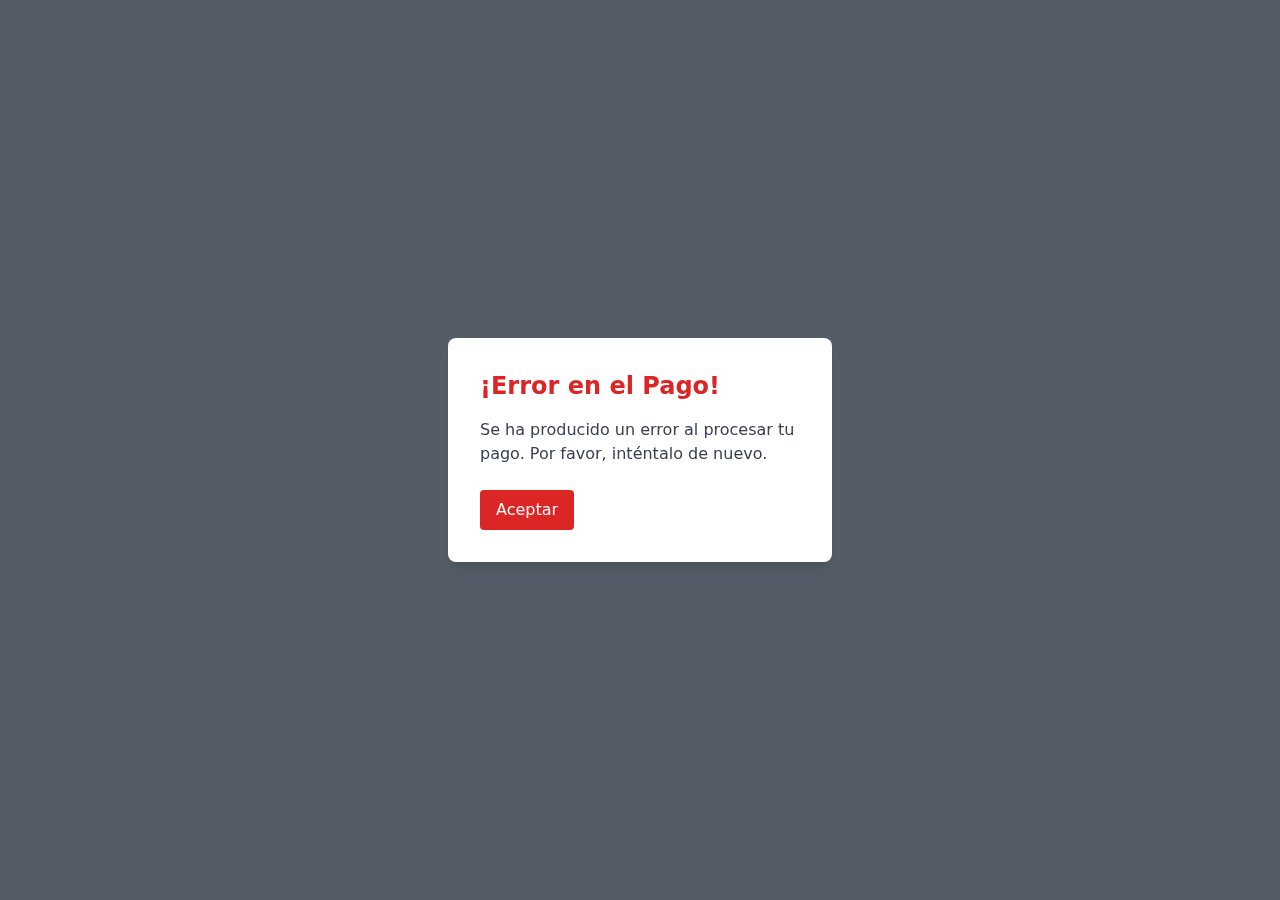
<file: public/modalCancel.html>
<!DOCTYPE html>
<html lang="en">
<head>
  <meta charset="UTF-8">
  <meta name="viewport" content="width=device-width, initial-scale=1.0">
  <link rel="stylesheet" href="/src/output.css" />
  <title>Modal de Error</title>
</head>
<body class="bg-gray-100 flex items-center justify-center min-h-screen">

  <!-- Modal Background -->
  <div class="fixed inset-0 bg-gray-800 bg-opacity-75 flex items-center justify-center">
    
    <!-- Modal -->
    <div class="bg-white rounded-lg p-8 shadow-lg w-96">
      <h2 class="text-2xl font-bold text-red-600 mb-4">¡Error en el Pago!</h2>
      <p class="text-gray-700 mb-6">Se ha producido un error al procesar tu pago. Por favor, inténtalo de nuevo.</p>
      <a href="../public/home.html"><button class="bg-red-600 text-white px-4 py-2 rounded hover:bg-red-700 focus:outline-none">Aceptar</button></a>
    </div>
  </div>

</body>
</html>
</file>
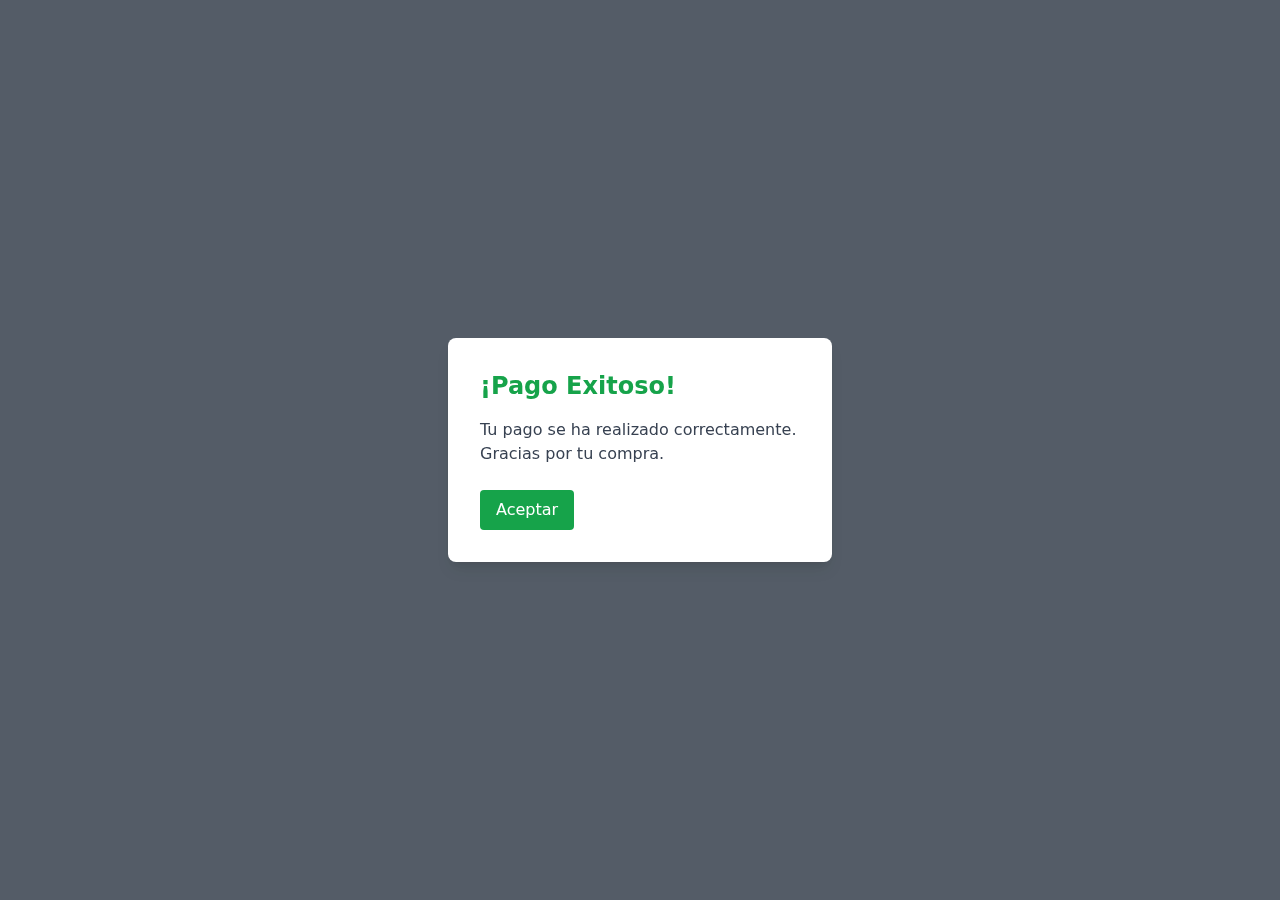
<file: public/modalSuccess.html>
<!DOCTYPE html>
<html lang="en">
<head>
  <meta charset="UTF-8">
  <meta name="viewport" content="width=device-width, initial-scale=1.0">
  <link rel="stylesheet" href="/src/output.css" />
  <title>Modal de Pago Exitoso</title>
</head>
<body class="bg-gray-100 flex items-center justify-center min-h-screen">

  <!-- Modal Background -->
  <div class="fixed inset-0 bg-gray-800 bg-opacity-75 flex items-center justify-center">
    
    <!-- Modal -->
    <div class="bg-white rounded-lg p-8 shadow-lg w-96">
      <h2 class="text-2xl font-bold text-green-600 mb-4">¡Pago Exitoso!</h2>
      <p class="text-gray-700 mb-6">Tu pago se ha realizado correctamente. Gracias por tu compra.</p>
      <a href="../public/home.html"><button class="bg-green-600 text-white px-4 py-2 rounded hover:bg-green-700 focus:outline-none">Aceptar</button></a>
    </div>
  </div>

</body>
</html>
</file>
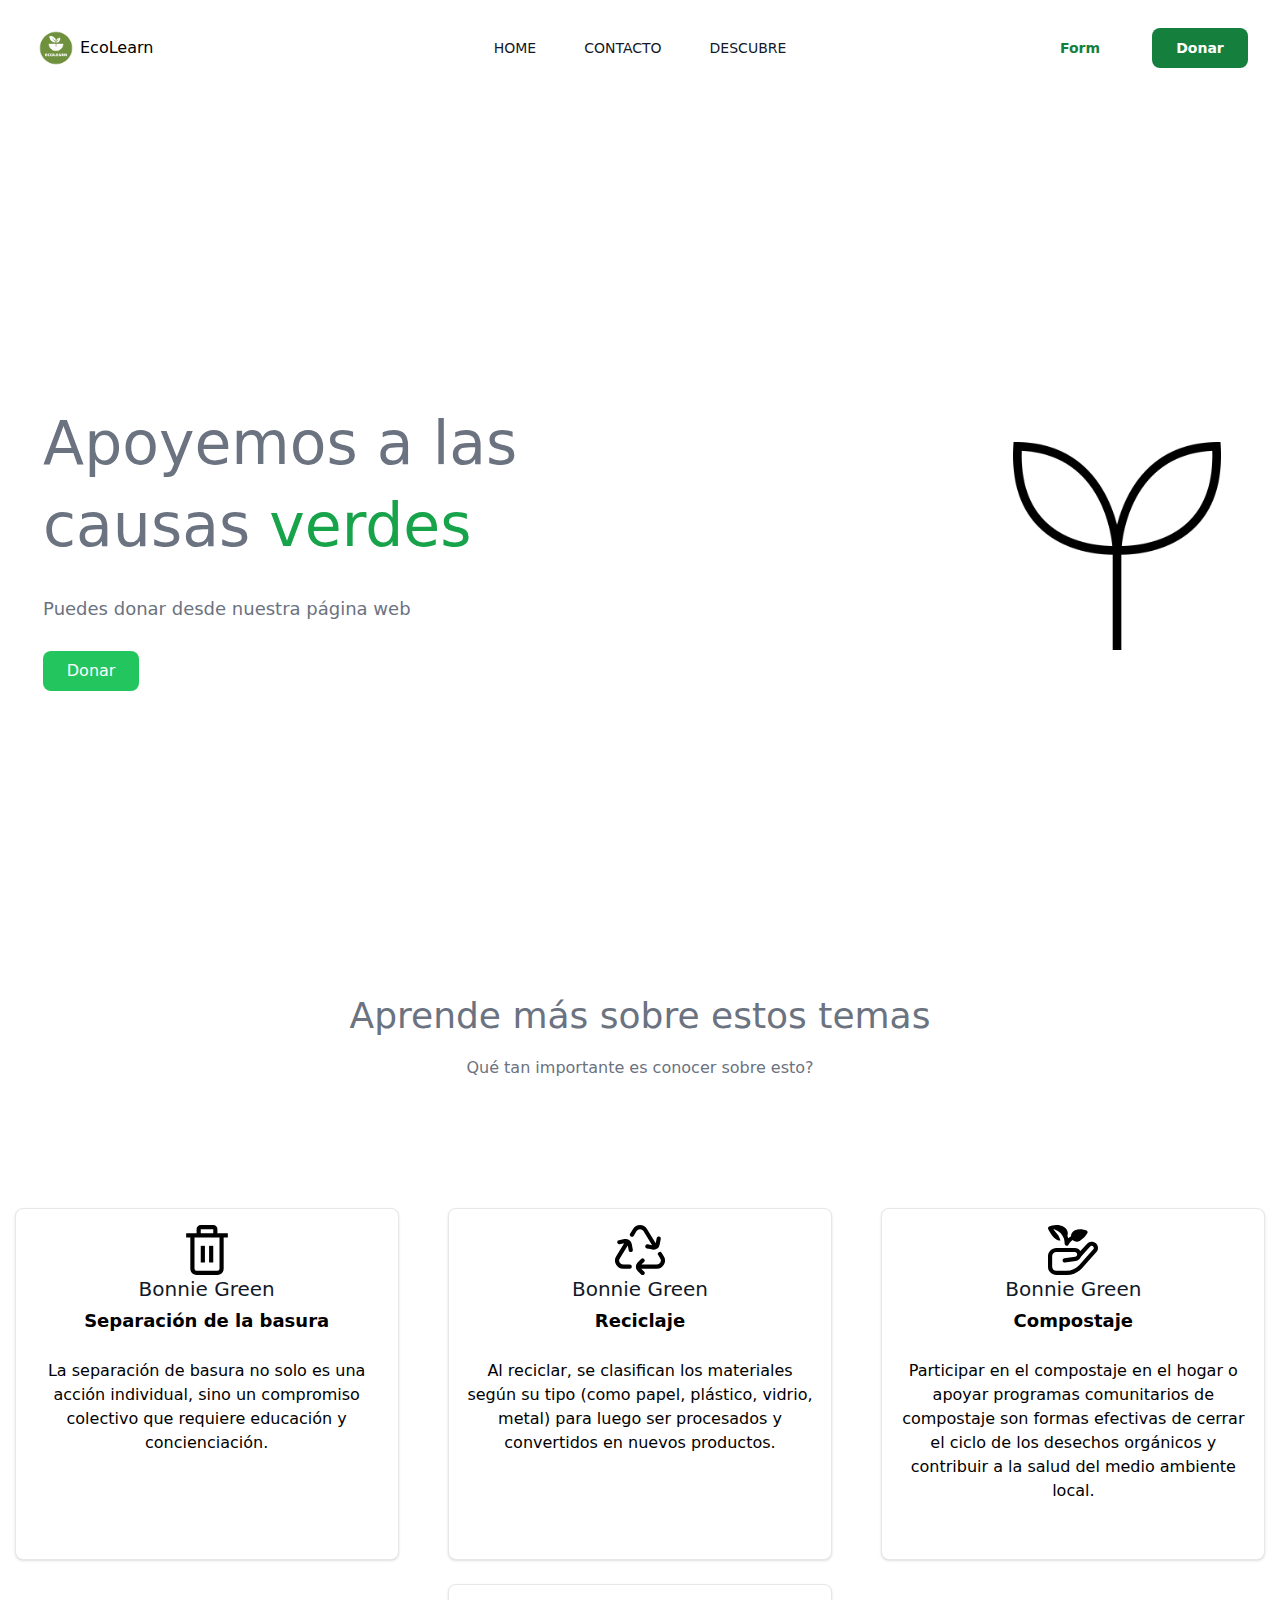
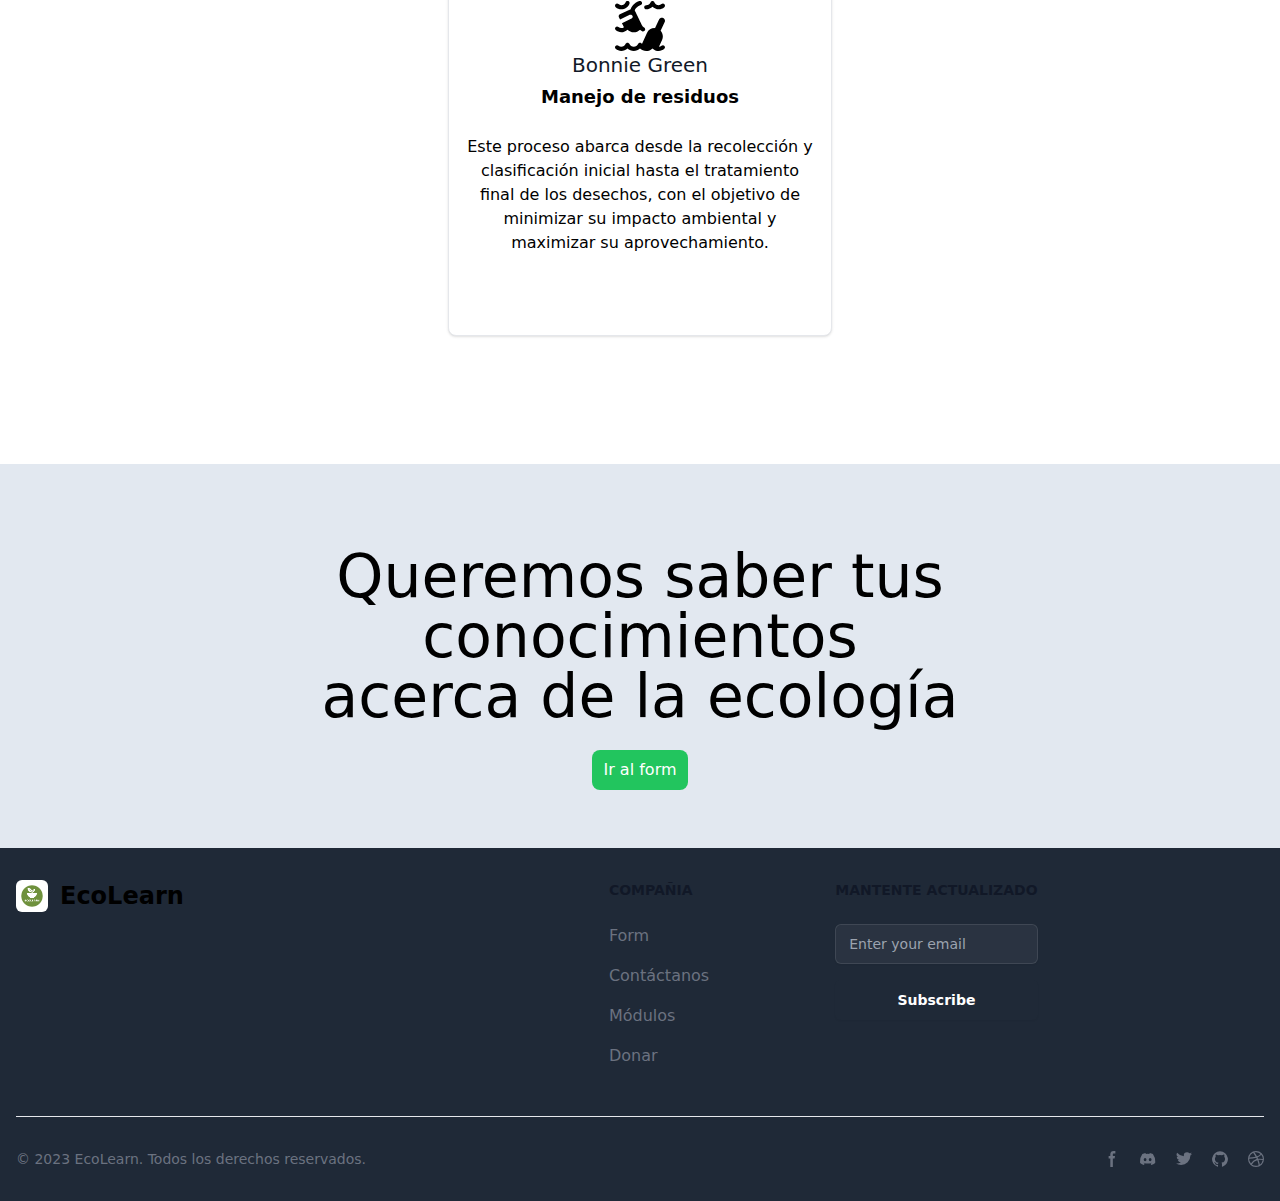
<file: public/separar-basura.html>
<!DOCTYPE html>
<html lang="en">
<head>
  <meta charset="UTF-8">
  <meta name="viewport" content="width=device-width, initial-scale=1.0">
  <link rel="stylesheet" href="/src/output.css">
  <title>Document</title>
</head>
<body>
  <div class="bg-white">
    <header class="relative inset-x-0 top-0 z-50">
      <nav class="flex items-center justify-between p-6 lg:px-8" aria-label="Global">
        <div class="flex lg:flex-1 items-center">
          <a href="#" class="-m-1.5 p-1.5">
            <img class=" h-12 w-12" src="/Image/ecolearn.png" alt="">

          </a>
          <h1 class="ml-2m font-sans">EcoLearn</h1>
        </div>
        <div class="flex lg:hidden">
          <button type="button" class="-m-2.5 inline-flex items-center justify-center rounded-md p-2.5 text-gray-700">
            <span class="sr-only">Open main menu</span>
            <svg class="h-6 w-6" fill="none" viewBox="0 0 24 24" stroke-width="1.5" stroke="currentColor" aria-hidden="true">
              <path stroke-linecap="round" stroke-linejoin="round" d="M3.75 6.75h16.5M3.75 12h16.5m-16.5 5.25h16.5" />
            </svg>
          </button>
        </div>
        <div class="hidden lg:flex lg:gap-x-12">
          <a href="#" class="text-sm font-sans leading-6 text-gray-900">HOME</a>
          <a href="#" class="text-sm font-sans leading-6 text-gray-900">CONTACTO</a>
          <a href="#" class="text-sm font-sans leading-6 text-gray-900">DESCUBRE</a>
        </div>
        <div class="hidden lg:flex lg:flex-1 lg:justify-end gap-6 items-center">
          <a href="#" class="text-sm font-semibold leading-6 text-green-700 p-3 rounded-lg w-24 text-center">Form</a>
          <a href="#" class="text-sm font-semibold leading-6 text-white bg-green-700 p-2 rounded-lg w-24 text-center">Donar</a>
        </div>
      </nav>
      <!-- Mobile menu, show/hide based on menu open state. -->
      <div class="lg:hidden" role="dialog" aria-modal="true">
        <!-- Background backdrop, show/hide based on slide-over state. -->
        <div class="fixed inset-0 z-50"></div>
        <div class="fixed inset-y-0 right-0 z-50 w-full overflow-y-auto bg-white px-6 py-6 sm:max-w-sm sm:ring-1 sm:ring-gray-900/10">
          <div class="flex items-center justify-between">
            <a href="#" class="-m-1.5 p-1.5">
              <img class="h-12 w-12" src="/Image/ecolearn.png" alt="">
            </a>
            <h1 class="text-black">EcoLearn</h1>
            <button type="button" class="-m-2.5 rounded-md p-2.5 text-gray-700">
              <span class="sr-only">Close menu</span>
              <svg class="h-6 w-6" fill="none" viewBox="0 0 24 24" stroke-width="1.5" stroke="currentColor" aria-hidden="true">
                <path stroke-linecap="round" stroke-linejoin="round" d="M6 18L18 6M6 6l12 12" />
              </svg>
            </button>
          </div>
          <div class="mt-6 flow-root">
            <div class="-my-6 divide-y divide-gray-500/10">
              <div class="space-y-2 py-6">
                <a href="#" class="-mx-3 block rounded-lg px-3 py-2 text-base font-semibold leading-7 text-gray-900 hover:bg-gray-50">HOME</a>
                <a href="#" class="-mx-3 block rounded-lg px-3 py-2 text-base font-semibold leading-7 text-gray-900 hover:bg-gray-50">CONTACTO</a>
                <a href="#" class="-mx-3 block rounded-lg px-3 py-2 text-base font-semibold leading-7 text-gray-900 hover:bg-gray-50">DESCUBRE</a>
              </div>
              <div class="py-6">
                <a href="#" class="-mx-3 block rounded-lg px-3 py-2.5 text-base font-semibold leading-7 text-gray-900 hover:bg-gray-50">Form</a>
                <a href="#" class="-mx-3 block rounded-lg px-3 py-2.5 text-base font-semibold leading-7 text-gray-900 hover:bg-gray-50">Donar</a>
              </div>
            </div>
          </div>
        </div>
      </div>
    </header>
    
    <section class="flex justify-center items-center h-screen text-center ">
      <div class="flex justify-start items-center gap-62">
        <!-- Primer bloque -->
        <div class="bg-white p-4">
            <div class="flex justify-start items-center h-full"> <!-- Centrar contenido en bloque -->
                <div class="text-start justify-start">
                    <h1 class="text-6xl font-bol w-2/3  leading-snug text-gray-500">Apoyemos a las causas <span class="text-green-600">verdes</span></h1>
                    <p class="text-lg text-gray-500 my-7">Puedes donar desde nuestra página web</p>
                </div>
            </div>
            <div class="flex justify-start">
              <button class="text-white bg-green-500 w-24 text-center rounded-lg p-2">Donar</button>
            </div>
        </div>

        <!-- Segundo bloque -->
        <div class="bg-white p-4 m-4">
            <div class="flex justify-center items-center h-full"> <!-- Centrar contenido en bloque -->
                <div class="text-center">
                    <img src="../Image/planta-de-semillero.png" class=" w-52 h-52 text-green-400" alt="">
                </div>
            </div>
        </div>
      </div>
    </section>
    <section>
      <div class="text-center">
        <h1 class=" text-4xl text-gray-500 ">Aprende más sobre estos temas</h1>
        <p class=" text-gray-500 my-5">Qué tan importante es conocer sobre esto?</p>
      </div>
    </section>
    <section class="text-center my-32">
      <div class="grid grid-cols-3 grid-rows-2 gap-6 gap-x-5">
        <div class="flex justify-center">
          <div class="w-full max-w-sm bg-white border border-gray-200 rounded-lg shadow p-4">
            <div class="flex flex-col items-center pb-10 text-center">
                <svg xmlns="http://www.w3.org/2000/svg" viewBox="0 0 24 24" width="50" height="50"><g id="_01_align_center" data-name="01 align center"><path d="M22,4H17V2a2,2,0,0,0-2-2H9A2,2,0,0,0,7,2V4H2V6H4V21a3,3,0,0,0,3,3H17a3,3,0,0,0,3-3V6h2ZM9,2h6V4H9Zm9,19a1,1,0,0,1-1,1H7a1,1,0,0,1-1-1V6H18Z"/><rect x="9" y="10" width="2" height="8"/><rect x="13" y="10" width="2" height="8"/></g></svg>
                <h5 class="mb-1 text-xl font-medium text-gray-900 dark:text-white">Bonnie Green</h5>
                <span class="text-lg text-black font-bold">Separación de la basura</span>
                <div class="flex mt-4 md:mt-6">
                    <p>La separación de basura no solo es una acción individual, sino un compromiso colectivo que requiere educación y concienciación.</p>
                </div>
            </div>
          </div>
        </div>
        <div class="flex justify-center">
          <div class="w-full max-w-sm bg-white border border-gray-200 rounded-lg shadow p-4">
            <div class="flex flex-col items-center pb-10 text-center">
                <svg xmlns="http://www.w3.org/2000/svg" id="Layer_1" data-name="Layer 1" viewBox="0 0 24 24" width="50" height="50"><path d="M10.357,2.921l-1.416,2.3a1,1,0,0,1-1.7-1.048l1.416-2.3a3.948,3.948,0,0,1,6.692,0l4.2,6.834.441-2.365a1,1,0,0,1,1.967.366l-.5,2.67a3,3,0,0,1-2.942,2.451c-.195,0-3.217-.576-3.217-.576a1,1,0,0,1,.386-1.962l2.133.421L13.643,2.921A1.934,1.934,0,0,0,10.357,2.921ZM23.409,14.98l-.968-1.572a1,1,0,1,0-1.7,1.048l.968,1.572a1.934,1.934,0,0,1,.041,1.98A1.91,1.91,0,0,1,20.062,19H12.676l1.271-1.269a1,1,0,0,0-1.412-1.416L10.843,18A2.86,2.86,0,0,0,10,19.98s0,.01,0,.014,0,.013,0,.02a2.884,2.884,0,0,0,.855,2.071l1.682,1.652a1,1,0,1,0,1.4-1.427L12.609,21h7.453a3.948,3.948,0,0,0,3.347-6.02ZM6.78,7.213a2.984,2.984,0,0,0-2.263-.46l-2.629.518a1,1,0,1,0,.386,1.962l2.108-.415L.591,14.98A3.948,3.948,0,0,0,3.937,21H7.08a1,1,0,0,0,0-2H3.937a1.91,1.91,0,0,1-1.684-.992,1.934,1.934,0,0,1,.041-1.98L6.132,9.79l.446,2.394a1,1,0,0,0,1.967-.368l-.5-2.67A2.985,2.985,0,0,0,6.78,7.213Z"/></svg>
                <h5 class="mb-1 text-xl font-medium text-gray-900 dark:text-white">Bonnie Green</h5>
                <span class="text-lg text-black font-bold">Reciclaje</span>
                <div class="flex mt-4 md:mt-6">
                    <p>Al reciclar, se clasifican los materiales según su tipo (como papel, plástico, vidrio, metal) para luego ser procesados y convertidos en nuevos productos.</p>
                </div>
            </div>
          </div>
        </div>
        <div class="flex justify-center">
          <div class="w-full max-w-sm bg-white border border-gray-200 rounded-lg shadow p-4">
            <div class="flex flex-col items-center pb-10 text-center">
                <svg xmlns="http://www.w3.org/2000/svg" id="Layer_1" data-name="Layer 1" viewBox="0 0 24 24" width="50" height="50">
                  <path d="M.12,2.04c-.241-.479-.045-1.063,.442-1.287C1.882,.146,4.864-.653,7.689,.905c1.534,.846,2.181,2.64,1.624,4.222,.149,.396,.279,.82,.38,1.286,.41-.378,.874-.705,1.354-.995-.071-1.214,.698-2.413,1.91-2.941,2.029-.885,4.363-.339,5.482,.111,.502,.202,.721,.789,.478,1.272-.773,1.541-2.225,2.952-3.709,3.781-1.102,.616-2.431,.402-3.302-.422-.981,.64-1.73,1.532-1.98,2.154-.154,.383-.525,.626-.927,.626-.667,0-.98-.488-1-.959-.04-.981-.165-1.836-.358-2.56-.308-.863-1.43-2.376-1.496-2.494-1.629-1.728-3.63-1.986-3.63-1.986,2.179,2.49,3,3.5,3.471,5.484-.605,.008-1.218-.121-1.784-.433C2.295,5.999,.991,3.771,.12,2.04ZM23.235,13.016l-6.804,7.637c-1.896,2.128-4.618,3.348-7.467,3.348H4c-2.206,0-4-1.794-4-4v-5c0-2.206,1.794-4,4-4H12.857c1.14,0,2.139,.609,2.689,1.519l3.217-3.535c.54-.595,1.281-.944,2.085-.981,.812-.039,1.574,.24,2.169,.782,1.214,1.107,1.312,3.005,.218,4.23Zm-1.565-2.752c-.199-.181-.457-.271-.728-.262-.27,.013-.519,.129-.699,.329l-4.427,4.865c-.385,1.07-1.339,1.89-2.514,2.058l-5.161,.737c-.548,.076-1.054-.303-1.132-.849-.078-.547,.302-1.054,.849-1.132l5.161-.737c.56-.079,.98-.565,.98-1.13,0-.63-.513-1.143-1.143-1.143H4c-1.103,0-2,.897-2,2v5c0,1.103,.897,2,2,2h4.965c2.279,0,4.456-.977,5.974-2.678l6.804-7.638c.368-.412,.335-1.049-.072-1.421Z"/>
                </svg>
                <h5 class="mb-1 text-xl font-medium text-gray-900 dark:text-white">Bonnie Green</h5>
                <span class="text-lg text-black font-bold">Compostaje</span>
                <div class="flex mt-4 md:mt-6">
                    <p>Participar en el compostaje en el hogar o apoyar programas comunitarios de compostaje son formas efectivas de cerrar el ciclo de los desechos orgánicos y contribuir a la salud del medio ambiente local.</p>
                </div>
            </div>
          </div>
        </div>
        <div class="col-start-2 flex justify-center">
          <div class="w-full max-w-sm bg-white border border-gray-200 rounded-lg shadow p-4">
            <div class="flex flex-col items-center pb-10 text-center">
                <svg xmlns="http://www.w3.org/2000/svg" id="Layer_1" data-name="Layer 1" viewBox="0 0 24 24" width="50" height="50">
                  <path d="m22.332,21.489c-.34.306-.775.478-1.229.501l1.488-3.272c.685-1.469.414-3.18-.695-4.419l1.96-4.16c.354-.75.032-1.644-.717-1.996-.752-.354-1.645-.033-1.996.717l-1.961,4.162c-1.639-.081-3.147.825-3.847,2.325l-2.408,5.292c-.149-.384-.514-.64-.928-.64-.424,0-.802.267-.942.667-.265.747-1.169,1.333-2.058,1.333s-1.793-.586-2.058-1.333c-.141-.4-.519-.667-.942-.667s-.802.267-.942.667c-.265.747-1.169,1.333-2.058,1.333-.492,0-.966-.182-1.332-.511-.409-.366-1.041-.335-1.412.076-.369.41-.335,1.043.076,1.412.733.659,1.681,1.022,2.668,1.022,1.128,0,2.222-.472,3-1.226.778.754,1.872,1.226,3,1.226s2.222-.472,3-1.226c.778.754,1.872,1.226,3,1.226s2.221-.479,3-1.236c.779.757,1.87,1.236,3,1.236.987,0,1.935-.363,2.668-1.022.411-.369.445-1.002.076-1.412-.372-.413-1.003-.443-1.412-.076ZM14,3c0-.553.447-1,1-1,.889,0,1.793-.586,2.058-1.333.141-.4.519-.667.942-.667s.802.267.942.667c.265.747,1.169,1.333,2.058,1.333.492,0,.966-.182,1.332-.511.409-.367,1.04-.337,1.412.076.369.41.335,1.043-.076,1.412-.733.659-1.681,1.022-2.668,1.022-1.128,0-2.222-.472-3-1.226-.778.754-1.872,1.226-3,1.226-.553,0-1-.447-1-1Zm-13.668-.022c-.411-.369-.445-1.002-.076-1.412.371-.411,1.003-.442,1.412-.076.366.329.84.511,1.332.511.889,0,1.793-.586,2.058-1.333.183-.521.757-.795,1.275-.609.521.184.794.755.609,1.275-.546,1.546-2.204,2.667-3.942,2.667-.987,0-1.935-.363-2.668-1.022Zm14.04,11.105c-.178.344-.527.541-.89.541-.154,0-.312-.036-.458-.111-.385-.199-.721-.462-1.02-.753-.779.759-1.872,1.24-3.004,1.24s-2.222-.472-3-1.226c-.778.754-1.872,1.226-3,1.226-.987,0-1.935-.363-2.668-1.022-.411-.369-.445-1.002-.076-1.412.371-.411,1.003-.442,1.412-.076.366.329.84.511,1.332.511.462,0,.927-.161,1.305-.418l-.979-1.943,4.6-2.191c.499-.237.711-.834.473-1.332-.236-.498-.832-.712-1.332-.473l-4.64,2.21-.551-1.095c-.12-.241-.14-.52-.053-.774.087-.254.273-.463.517-.579l5.196-2.474c.326-.873,1.371-2.953,4.148-3.878.527-.175,1.09.108,1.265.632.175.524-.108,1.091-.632,1.265-1.852.617-2.594,1.92-2.849,2.529,0,0,3.47,7.172,3.476,7.19.151.43.516.818.999,1.068.49.254.683.856.43,1.348Z"/>
                </svg>
                <h5 class="mb-1 text-xl font-medium text-gray-900 dark:text-white">Bonnie Green</h5>
                <span class="text-lg text-black font-bold">Manejo de residuos</span>
                <div class="flex mt-4 md:mt-6">
                    <p>Este proceso abarca desde la recolección y clasificación inicial hasta el tratamiento final de los desechos, con el objetivo de minimizar su impacto ambiental y maximizar su aprovechamiento.</p>
                </div>
            </div>
          </div>
        </div>
      </div>
    </section>
    <section class=" bg-slate-200 w-full h-96 items-center flex flex-col justify-center">
      <h1 class=" text-6xl w-1/2 text-center py-6">Queremos saber tus conocimientos acerca de la ecología </h1>
      <button class="text-white bg-green-500 w-24 text-center rounded-lg p-2 ">Ir al form</button>
    </section>
    <footer class=" bg-gray-800">
      <div class="mx-auto w-full max-w-screen-xl p-4 py-6 lg:py-8">
          <div class="md:flex md:justify-between">
            <div class="mb-6 md:mb-0">
                <a href="https://flowbite.com/" class="flex items-center">
                    <img src="/Image/ecolearn.png" class="h-8 me-3 rounded-md" alt="EcoLearn" />
                    <span class="self-center text-2xl font-semibold whitespace-nowrap dark:text-white">EcoLearn</span>
                </a>
            </div>
            <div class="grid grid-cols-2 gap-8 sm:gap-6 sm:grid-cols-3">
                <div>
                    <h2 class="mb-6 text-sm font-semibold text-gray-900 uppercase dark:text-white">Compañia</h2>
                    <ul class="text-gray-500 dark:text-gray-400 font-medium">
                        <li class="mb-4">
                            <a href="#" class="hover:underline">Form</a>
                        </li>
                        <li class="mb-4">
                            <a href="#" class="hover:underline">Contáctanos</a>
                        </li>
                        <li class="mb-4">
                          <a href="#" class="hover:underline">Módulos</a>
                        </li>
                        <li class="mb-4">
                          <a href="#" class="hover:underline">Donar</a>
                        </li>
                    </ul>
                </div>
                <div>
                    <h2 class="mb-6 text-sm font-semibold text-gray-900 uppercase dark:text-white">Mantente actualizado</h2>
                    <div class="flex flex-col gap-4">
                      <label for="email-address" class="sr-only">Email address</label>
                      <input id="email-address" name="email" type="email" autocomplete="email" required class="min-w-0 flex-auto rounded-md border-0 bg-white/5 px-3.5 py-2 text-white shadow-sm ring-1 ring-inset ring-white/10 focus:ring-2 focus:ring-inset focus:ring-indigo-500 sm:text-sm sm:leading-6" placeholder="Enter your email">
                      <button type="submit" class="flex-none rounded-md bg-indigo-500 px-3.5 py-2.5 text-sm font-semibold text-white shadow-sm hover:bg-indigo-400 focus-visible:outline focus-visible:outline-2 focus-visible:outline-offset-2 focus-visible:outline-indigo-500">Subscribe</button>
                    </div>
                    
                </div>
            </div>
        </div>
        <hr class="my-6 border-gray-200 sm:mx-auto dark:border-gray-700 lg:my-8" />
        <div class="sm:flex sm:items-center sm:justify-between">
            <span class="text-sm text-gray-500 sm:text-center dark:text-gray-400">© 2023 EcoLearn. Todos los derechos reservados.
            </span>
            <div class="flex mt-4 sm:justify-center sm:mt-0">
                <a href="#" class="text-gray-500 hover:text-gray-900 dark:hover:text-white">
                    <svg class="w-4 h-4" aria-hidden="true" xmlns="http://www.w3.org/2000/svg" fill="currentColor" viewBox="0 0 8 19">
                          <path fill-rule="evenodd" d="M6.135 3H8V0H6.135a4.147 4.147 0 0 0-4.142 4.142V6H0v3h2v9.938h3V9h2.021l.592-3H5V3.591A.6.6 0 0 1 5.592 3h.543Z" clip-rule="evenodd"/>
                      </svg>
                    <span class="sr-only">Facebook page</span>
                </a>
                <a href="#" class="text-gray-500 hover:text-gray-900 dark:hover:text-white ms-5">
                    <svg class="w-4 h-4" aria-hidden="true" xmlns="http://www.w3.org/2000/svg" fill="currentColor" viewBox="0 0 21 16">
                          <path d="M16.942 1.556a16.3 16.3 0 0 0-4.126-1.3 12.04 12.04 0 0 0-.529 1.1 15.175 15.175 0 0 0-4.573 0 11.585 11.585 0 0 0-.535-1.1 16.274 16.274 0 0 0-4.129 1.3A17.392 17.392 0 0 0 .182 13.218a15.785 15.785 0 0 0 4.963 2.521c.41-.564.773-1.16 1.084-1.785a10.63 10.63 0 0 1-1.706-.83c.143-.106.283-.217.418-.33a11.664 11.664 0 0 0 10.118 0c.137.113.277.224.418.33-.544.328-1.116.606-1.71.832a12.52 12.52 0 0 0 1.084 1.785 16.46 16.46 0 0 0 5.064-2.595 17.286 17.286 0 0 0-2.973-11.59ZM6.678 10.813a1.941 1.941 0 0 1-1.8-2.045 1.93 1.93 0 0 1 1.8-2.047 1.919 1.919 0 0 1 1.8 2.047 1.93 1.93 0 0 1-1.8 2.045Zm6.644 0a1.94 1.94 0 0 1-1.8-2.045 1.93 1.93 0 0 1 1.8-2.047 1.918 1.918 0 0 1 1.8 2.047 1.93 1.93 0 0 1-1.8 2.045Z"/>
                      </svg>
                    <span class="sr-only">Discord community</span>
                </a>
                <a href="#" class="text-gray-500 hover:text-gray-900 dark:hover:text-white ms-5">
                    <svg class="w-4 h-4" aria-hidden="true" xmlns="http://www.w3.org/2000/svg" fill="currentColor" viewBox="0 0 20 17">
                      <path fill-rule="evenodd" d="M20 1.892a8.178 8.178 0 0 1-2.355.635 4.074 4.074 0 0 0 1.8-2.235 8.344 8.344 0 0 1-2.605.98A4.13 4.13 0 0 0 13.85 0a4.068 4.068 0 0 0-4.1 4.038 4 4 0 0 0 .105.919A11.705 11.705 0 0 1 1.4.734a4.006 4.006 0 0 0 1.268 5.392 4.165 4.165 0 0 1-1.859-.5v.05A4.057 4.057 0 0 0 4.1 9.635a4.19 4.19 0 0 1-1.856.07 4.108 4.108 0 0 0 3.831 2.807A8.36 8.36 0 0 1 0 14.184 11.732 11.732 0 0 0 6.291 16 11.502 11.502 0 0 0 17.964 4.5c0-.177 0-.35-.012-.523A8.143 8.143 0 0 0 20 1.892Z" clip-rule="evenodd"/>
                  </svg>
                    <span class="sr-only">Twitter page</span>
                </a>
                <a href="#" class="text-gray-500 hover:text-gray-900 dark:hover:text-white ms-5">
                    <svg class="w-4 h-4" aria-hidden="true" xmlns="http://www.w3.org/2000/svg" fill="currentColor" viewBox="0 0 20 20">
                          <path fill-rule="evenodd" d="M10 .333A9.911 9.911 0 0 0 6.866 19.65c.5.092.678-.215.678-.477 0-.237-.01-1.017-.014-1.845-2.757.6-3.338-1.169-3.338-1.169a2.627 2.627 0 0 0-1.1-1.451c-.9-.615.07-.6.07-.6a2.084 2.084 0 0 1 1.518 1.021 2.11 2.11 0 0 0 2.884.823c.044-.503.268-.973.63-1.325-2.2-.25-4.516-1.1-4.516-4.9A3.832 3.832 0 0 1 4.7 7.068a3.56 3.56 0 0 1 .095-2.623s.832-.266 2.726 1.016a9.409 9.409 0 0 1 4.962 0c1.89-1.282 2.717-1.016 2.717-1.016.366.83.402 1.768.1 2.623a3.827 3.827 0 0 1 1.02 2.659c0 3.807-2.319 4.644-4.525 4.889a2.366 2.366 0 0 1 .673 1.834c0 1.326-.012 2.394-.012 2.72 0 .263.18.572.681.475A9.911 9.911 0 0 0 10 .333Z" clip-rule="evenodd"/>
                    </svg>
                    <span class="sr-only">GitHub account</span>
                </a>
                <a href="#" class="text-gray-500 hover:text-gray-900 dark:hover:text-white ms-5">
                    <svg class="w-4 h-4" aria-hidden="true" xmlns="http://www.w3.org/2000/svg" fill="currentColor" viewBox="0 0 20 20">
                      <path fill-rule="evenodd" d="M10 0a10 10 0 1 0 10 10A10.009 10.009 0 0 0 10 0Zm6.613 4.614a8.523 8.523 0 0 1 1.93 5.32 20.094 20.094 0 0 0-5.949-.274c-.059-.149-.122-.292-.184-.441a23.879 23.879 0 0 0-.566-1.239 11.41 11.41 0 0 0 4.769-3.366ZM8 1.707a8.821 8.821 0 0 1 2-.238 8.5 8.5 0 0 1 5.664 2.152 9.608 9.608 0 0 1-4.476 3.087A45.758 45.758 0 0 0 8 1.707ZM1.642 8.262a8.57 8.57 0 0 1 4.73-5.981A53.998 53.998 0 0 1 9.54 7.222a32.078 32.078 0 0 1-7.9 1.04h.002Zm2.01 7.46a8.51 8.51 0 0 1-2.2-5.707v-.262a31.64 31.64 0 0 0 8.777-1.219c.243.477.477.964.692 1.449-.114.032-.227.067-.336.1a13.569 13.569 0 0 0-6.942 5.636l.009.003ZM10 18.556a8.508 8.508 0 0 1-5.243-1.8 11.717 11.717 0 0 1 6.7-5.332.509.509 0 0 1 .055-.02 35.65 35.65 0 0 1 1.819 6.476 8.476 8.476 0 0 1-3.331.676Zm4.772-1.462A37.232 37.232 0 0 0 13.113 11a12.513 12.513 0 0 1 5.321.364 8.56 8.56 0 0 1-3.66 5.73h-.002Z" clip-rule="evenodd"/>
                  </svg>
                    <span class="sr-only">Dribbble account</span>
                </a>
            </div>
        </div>
      </div>
    </footer>
</body>
</html>
</file>
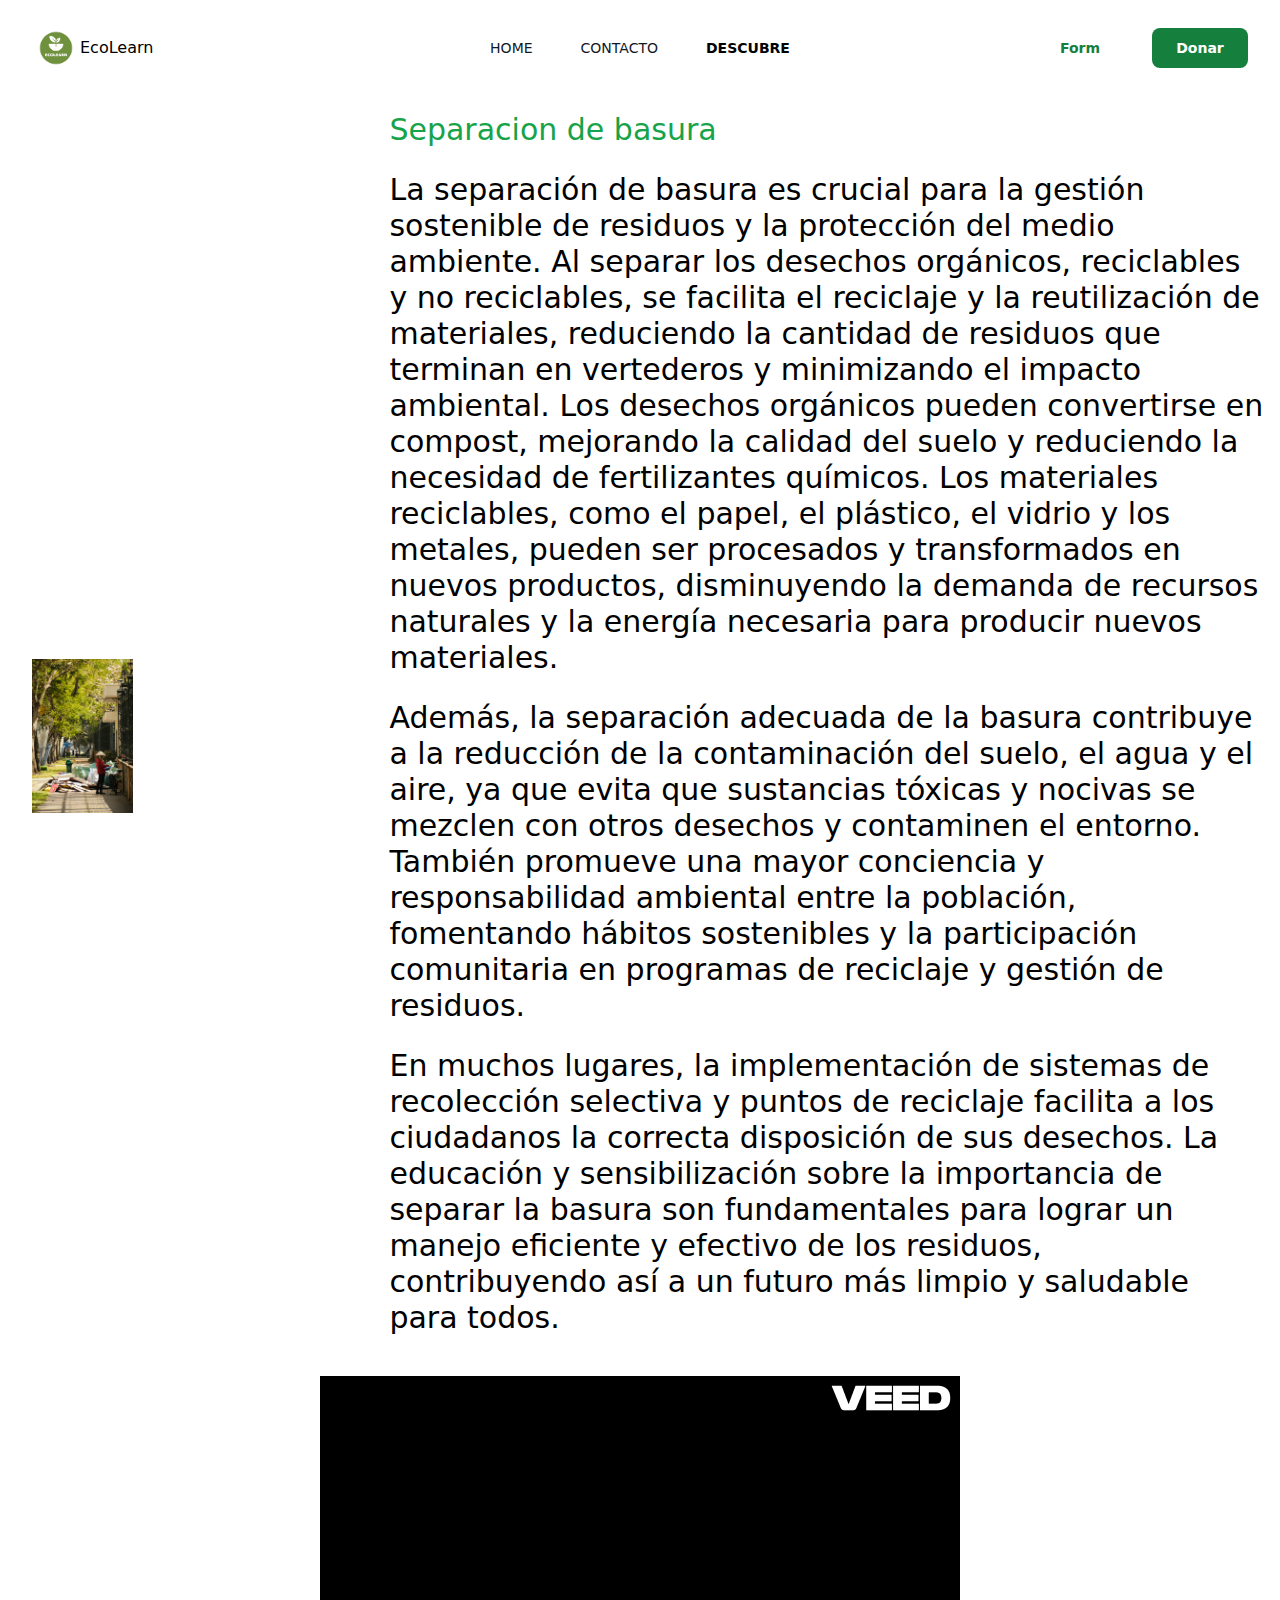
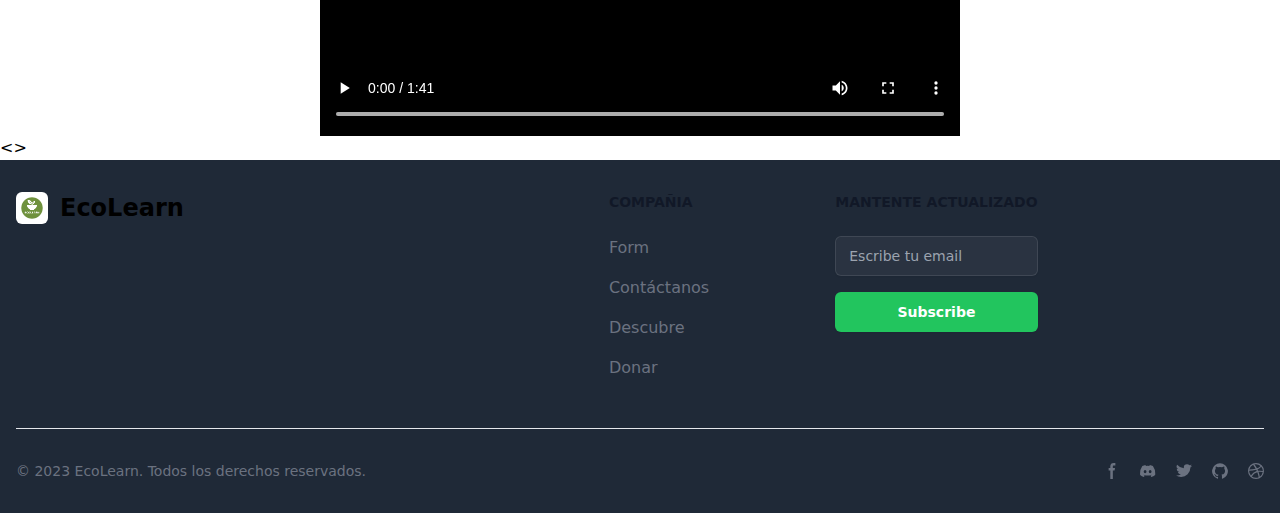
<file: public/separar_basura.html>
<!DOCTYPE html>
<html lang="en">
  <head>
    <meta charset="UTF-8" />
    <meta name="viewport" content="width=device-width, initial-scale=1.0" />
    <link rel="stylesheet" href="/src/output.css" />
    <script src="/src/menu.js"></script>
    <title>Separar basura</title>
  </head>
  <body>
    <div class="bg-white">
      <header class="relative inset-x-0 top-0 z-50">
        <nav
          class="flex items-center justify-between p-6 lg:px-8"
          aria-label="Global"
        >
          <div class="flex lg:flex-1 items-center">
            <a href="./home.html" class="-m-1.5 p-1.5">
              <img class="h-12 w-12" src="/Image/ecolearn.png" alt="" />
            </a>
            <h1 class="ml-2m font-sans">EcoLearn</h1>
          </div>
          <div class="flex lg:hidden">
            <button
              id="menu-button"
              type="button"
              class="-m-2.5 inline-flex items-center justify-center rounded-md p-2.5 text-gray-700"
            >
              <span class="sr-only">Open main menu</span>
              <svg
                class="h-6 w-6"
                fill="none"
                viewBox="0 0 24 24"
                stroke-width="1.5"
                stroke="currentColor"
                aria-hidden="true"
              >
                <path
                  stroke-linecap="round"
                  stroke-linejoin="round"
                  d="M3.75 6.75h16.5M3.75 12h16.5m-16.5 5.25h16.5"
                />
              </svg>
            </button>
          </div>
          <div class="hidden lg:flex lg:gap-x-12">
            <a
              href="./home.html"
              class="text-sm font-sans leading-6 text-gray-900"
              >HOME</a
            >
            <a
              href="./contacto.html"
              class="text-sm font-sans leading-6 text-gray-900"
              >CONTACTO</a
            >
            <a
              href="./descubre.html"
              class="text-sm font-sans font-bold leading-6 text-black"
              >DESCUBRE</a
            >
          </div>
          <div
            class="hidden lg:flex lg:flex-1 lg:justify-end gap-6 items-center"
          >
            <a
              href="./form.html"
              class="text-sm font-semibold leading-6 text-green-700 p-3 rounded-lg w-24 text-center"
              >Form</a
            >
            <a
              href="./donar.html"
              class="text-sm font-semibold leading-6 text-white bg-green-700 p-2 rounded-lg w-24 text-center"
              >Donar</a
            >
          </div>
        </nav>
        <!-- Mobile menu, show/hide based on menu open state. -->
        <div
          id="mobile-menu"
          class="lg:hidden hidden"
          role="dialog"
          aria-modal="true"
        >
          <!-- Background backdrop, show/hide based on slide-over state. -->
          <div class="fixed inset-0 z-50"></div>
          <div
            class="fixed inset-y-0 right-0 z-50 w-full overflow-y-auto bg-white px-6 py-6 sm:max-w-sm sm:ring-1 sm:ring-gray-900/10"
          >
            <div class="flex items-center justify-between">
              <a href="#" class="-m-1.5 p-1.5">
                <img class="h-12 w-12" src="/Image/ecolearn.png" alt="" />
              </a>
              <h1 class="text-black">EcoLearn</h1>
              <button
                id="close-menu-button"
                type="button"
                class="-m-2.5 rounded-md p-2.5 text-gray-700"
              >
                <span class="sr-only">Close menu</span>
                <svg
                  class="h-6 w-6"
                  fill="none"
                  viewBox="0 0 24 24"
                  stroke-width="1.5"
                  stroke="currentColor"
                  aria-hidden="true"
                >
                  <path
                    stroke-linecap="round"
                    stroke-linejoin="round"
                    d="M6 18L18 6M6 6l12 12"
                  />
                </svg>
              </button>
            </div>
            <div class="mt-6 flow-root">
              <div class="-my-6 divide-y divide-gray-500/10">
                <div class="space-y-2 py-6">
                  <a
                    href="./separar-basura.html"
                    class="-mx-3 block rounded-lg px-3 py-2 text-base font-semibold leading-7 text-gray-900 hover:bg-gray-50"
                    >HOME</a
                  >
                  <a
                    href="./contacto.html"
                    class="-mx-3 block rounded-lg px-3 py-2 text-base font-semibold leading-7 text-gray-900 hover:bg-gray-50"
                    >CONTACTO</a
                  >
                  <a
                    href="./descubre.html"
                    class="-mx-3 block rounded-lg px-3 py-2 text-base font-semibold leading-7 text-gray-900 hover:bg-gray-50"
                    >DESCUBRE</a
                  >
                </div>
                <div class="py-6">
                  <a
                    href="./form.html"
                    class="-mx-3 block rounded-lg px-3 py-2.5 text-base font-semibold leading-7 text-gray-900 hover:bg-gray-50"
                    >Form</a
                  >
                  <a
                    href="./donar.html"
                    class="-mx-3 block rounded-lg px-3 py-2.5 text-base font-semibold leading-7 text-gray-900 hover:bg-gray-50"
                    >Donar</a
                  >
                </div>
              </div>
            </div>
          </div>
        </div>
      </header>

      <section class="flex justify-center items-center h-1/2 text-center">
        <div class="flex justify-start items-center gap-52">
          <!-- Primer bloque -->
          <div class="bg-white p-4 m-4 w-full">
            <div class="flex justify-center items-center h-full">
              <!-- Centrar contenido en bloque -->
              <div class="text-center">
                <img
                  src="../Image/separacion.jpg"
                  class="w-full h-full text-green-600"
                  alt=""
                />
              </div>
            </div>
          </div>
          <!-- Segundo bloque -->
          <div class="bg-white p-4">
            <div class="flex justify-start items-center h-full">
              <!-- Centrar contenido en bloque -->
              <div class="text-start justify-start">
                <ul class="text-3xl">
                  <li class="text-green-600">Separacion de basura</li>
                  <li class="my-6">
                    La separación de basura es crucial para la gestión
                    sostenible de residuos y la protección del medio ambiente.
                    Al separar los desechos orgánicos, reciclables y no
                    reciclables, se facilita el reciclaje y la reutilización de
                    materiales, reduciendo la cantidad de residuos que terminan
                    en vertederos y minimizando el impacto ambiental. Los
                    desechos orgánicos pueden convertirse en compost, mejorando
                    la calidad del suelo y reduciendo la necesidad de
                    fertilizantes químicos. Los materiales reciclables, como el
                    papel, el plástico, el vidrio y los metales, pueden ser
                    procesados y transformados en nuevos productos, disminuyendo
                    la demanda de recursos naturales y la energía necesaria para
                    producir nuevos materiales.
                  </li>
                  <li class="my-6">
                    Además, la separación adecuada de la basura contribuye a la
                    reducción de la contaminación del suelo, el agua y el aire,
                    ya que evita que sustancias tóxicas y nocivas se mezclen con
                    otros desechos y contaminen el entorno. También promueve una
                    mayor conciencia y responsabilidad ambiental entre la
                    población, fomentando hábitos sostenibles y la participación
                    comunitaria en programas de reciclaje y gestión de residuos.
                  </li>
                  <li class="my-6">
                    En muchos lugares, la implementación de sistemas de
                    recolección selectiva y puntos de reciclaje facilita a los
                    ciudadanos la correcta disposición de sus desechos. La
                    educación y sensibilización sobre la importancia de separar
                    la basura son fundamentales para lograr un manejo eficiente
                    y efectivo de los residuos, contribuyendo así a un futuro
                    más limpio y saludable para todos.
                  </li>
                </ul>
              </div>
            </div>
          </div>
        </div>
      </section>

      <section class="flex justify-center items-center h-3/4 text-center">
        <div>
          <video width="640" height="360" controls>
            <source src="../Video/Separar_Basura.mp4" type="video/mp4" />
            No se pudo reproducir.
          </video>
        </div>
      </section>

      <>
    </div>

    <footer class="bg-gray-800">
      <div class="mx-auto w-full max-w-screen-xl p-4 py-6 lg:py-8">
        <div class="md:flex md:justify-between">
          <div class="mb-6 md:mb-0">
            <a href="#" class="flex items-center">
              <img
                src="/Image/ecolearn.png"
                class="h-8 me-3 rounded-md"
                alt="EcoLearn"
              />
              <span
                class="self-center text-2xl font-semibold whitespace-nowrap dark:text-white"
                >EcoLearn</span
              >
            </a>
          </div>
          <div class="grid grid-cols-2 gap-8 sm:gap-6 sm:grid-cols-3">
            <div>
              <h2
                class="mb-6 text-sm font-semibold text-gray-900 uppercase dark:text-white"
              >
                Compañia
              </h2>
              <ul class="text-gray-500 dark:text-gray-400 font-medium">
                <li class="mb-4">
                  <a href="./form.html" class="hover:underline">Form</a>
                </li>
                <li class="mb-4">
                  <a href="./contacto.html" class="hover:underline"
                    >Contáctanos</a
                  >
                </li>
                <li class="mb-4">
                  <a href="./descubre.html" class="hover:underline">Descubre</a>
                </li>
                <li class="mb-4">
                  <a href="./donar.html" class="hover:underline">Donar</a>
                </li>
              </ul>
            </div>
            <div>
              <h2
                class="mb-6 text-sm font-semibold text-gray-900 uppercase dark:text-white"
              >
                Mantente actualizado
              </h2>
              <div class="flex flex-col gap-4">
                <label for="email-address" class="sr-only"
                  >Direccion Email</label
                >
                <input
                  id="email-address"
                  name="email"
                  type="email"
                  autocomplete="email"
                  required
                  class="min-w-0 flex-auto rounded-md border-0 bg-white/5 px-3.5 py-2 text-white shadow-sm ring-1 ring-inset ring-white/10 focus:ring-2 focus:ring-inset focus:ring-indigo-500 sm:text-sm sm:leading-6"
                  placeholder="Escribe tu email"
                />
                <button
                  type="submit"
                  class="flex-none rounded-md bg-green-500 px-3.5 py-2.5 text-sm font-semibold text-white shadow-sm focus-visible:outline focus-visible:outline-2 focus-visible:outline-offset-2 focus-visible:outline-indigo-500"
                >
                  Subscribe
                </button>
              </div>
            </div>
          </div>
        </div>
        <hr
          class="my-6 border-gray-200 sm:mx-auto dark:border-gray-700 lg:my-8"
        />
        <div class="sm:flex sm:items-center sm:justify-between">
          <span class="text-sm text-gray-500 sm:text-center dark:text-gray-400"
            >© 2023 EcoLearn. Todos los derechos reservados.
          </span>
          <div class="flex mt-4 sm:justify-center sm:mt-0">
            <a
              href="#"
              class="text-gray-500 hover:text-gray-900 dark:hover:text-white"
            >
              <svg
                class="w-4 h-4"
                aria-hidden="true"
                xmlns="http://www.w3.org/2000/svg"
                fill="currentColor"
                viewBox="0 0 8 19"
              >
                <path
                  fill-rule="evenodd"
                  d="M6.135 3H8V0H6.135a4.147 4.147 0 0 0-4.142 4.142V6H0v3h2v9.938h3V9h2.021l.592-3H5V3.591A.6.6 0 0 1 5.592 3h.543Z"
                  clip-rule="evenodd"
                />
              </svg>
              <span class="sr-only">Facebook page</span>
            </a>
            <a
              href="#"
              class="text-gray-500 hover:text-gray-900 dark:hover:text-white ms-5"
            >
              <svg
                class="w-4 h-4"
                aria-hidden="true"
                xmlns="http://www.w3.org/2000/svg"
                fill="currentColor"
                viewBox="0 0 21 16"
              >
                <path
                  d="M16.942 1.556a16.3 16.3 0 0 0-4.126-1.3 12.04 12.04 0 0 0-.529 1.1 15.175 15.175 0 0 0-4.573 0 11.585 11.585 0 0 0-.535-1.1 16.274 16.274 0 0 0-4.129 1.3A17.392 17.392 0 0 0 .182 13.218a15.785 15.785 0 0 0 4.963 2.521c.41-.564.773-1.16 1.084-1.785a10.63 10.63 0 0 1-1.706-.83c.143-.106.283-.217.418-.33a11.664 11.664 0 0 0 10.118 0c.137.113.277.224.418.33-.544.328-1.116.606-1.71.832a12.52 12.52 0 0 0 1.084 1.785 16.46 16.46 0 0 0 5.064-2.595 17.286 17.286 0 0 0-2.973-11.59ZM6.678 10.813a1.941 1.941 0 0 1-1.8-2.045 1.93 1.93 0 0 1 1.8-2.047 1.919 1.919 0 0 1 1.8 2.047 1.93 1.93 0 0 1-1.8 2.045Zm6.644 0a1.94 1.94 0 0 1-1.8-2.045 1.93 1.93 0 0 1 1.8-2.047 1.918 1.918 0 0 1 1.8 2.047 1.93 1.93 0 0 1-1.8 2.045Z"
                />
              </svg>
              <span class="sr-only">Discord community</span>
            </a>
            <a
              href="#"
              class="text-gray-500 hover:text-gray-900 dark:hover:text-white ms-5"
            >
              <svg
                class="w-4 h-4"
                aria-hidden="true"
                xmlns="http://www.w3.org/2000/svg"
                fill="currentColor"
                viewBox="0 0 20 17"
              >
                <path
                  fill-rule="evenodd"
                  d="M20 1.892a8.178 8.178 0 0 1-2.355.635 4.074 4.074 0 0 0 1.8-2.235 8.344 8.344 0 0 1-2.605.98A4.13 4.13 0 0 0 13.85 0a4.068 4.068 0 0 0-4.1 4.038 4 4 0 0 0 .105.919A11.705 11.705 0 0 1 1.4.734a4.006 4.006 0 0 0 1.268 5.392 4.165 4.165 0 0 1-1.859-.5v.05A4.057 4.057 0 0 0 4.1 9.635a4.19 4.19 0 0 1-1.856.07 4.108 4.108 0 0 0 3.831 2.807A8.36 8.36 0 0 1 0 14.184 11.732 11.732 0 0 0 6.291 16 11.502 11.502 0 0 0 17.964 4.5c0-.177 0-.35-.012-.523A8.143 8.143 0 0 0 20 1.892Z"
                  clip-rule="evenodd"
                />
              </svg>
              <span class="sr-only">Twitter page</span>
            </a>
            <a
              href="#"
              class="text-gray-500 hover:text-gray-900 dark:hover:text-white ms-5"
            >
              <svg
                class="w-4 h-4"
                aria-hidden="true"
                xmlns="http://www.w3.org/2000/svg"
                fill="currentColor"
                viewBox="0 0 20 20"
              >
                <path
                  fill-rule="evenodd"
                  d="M10 .333A9.911 9.911 0 0 0 6.866 19.65c.5.092.678-.215.678-.477 0-.237-.01-1.017-.014-1.845-2.757.6-3.338-1.169-3.338-1.169a2.627 2.627 0 0 0-1.1-1.451c-.9-.615.07-.6.07-.6a2.084 2.084 0 0 1 1.518 1.021 2.11 2.11 0 0 0 2.884.823c.044-.503.268-.973.63-1.325-2.2-.25-4.516-1.1-4.516-4.9A3.832 3.832 0 0 1 4.7 7.068a3.56 3.56 0 0 1 .095-2.623s.832-.266 2.726 1.016a9.409 9.409 0 0 1 4.962 0c1.89-1.282 2.717-1.016 2.717-1.016.366.83.402 1.768.1 2.623a3.827 3.827 0 0 1 1.02 2.659c0 3.807-2.319 4.644-4.525 4.889a2.366 2.366 0 0 1 .673 1.834c0 1.326-.012 2.394-.012 2.72 0 .263.18.572.681.475A9.911 9.911 0 0 0 10 .333Z"
                  clip-rule="evenodd"
                />
              </svg>
              <span class="sr-only">GitHub account</span>
            </a>
            <a
              href="#"
              class="text-gray-500 hover:text-gray-900 dark:hover:text-white ms-5"
            >
              <svg
                class="w-4 h-4"
                aria-hidden="true"
                xmlns="http://www.w3.org/2000/svg"
                fill="currentColor"
                viewBox="0 0 20 20"
              >
                <path
                  fill-rule="evenodd"
                  d="M10 0a10 10 0 1 0 10 10A10.009 10.009 0 0 0 10 0Zm6.613 4.614a8.523 8.523 0 0 1 1.93 5.32 20.094 20.094 0 0 0-5.949-.274c-.059-.149-.122-.292-.184-.441a23.879 23.879 0 0 0-.566-1.239 11.41 11.41 0 0 0 4.769-3.366ZM8 1.707a8.821 8.821 0 0 1 2-.238 8.5 8.5 0 0 1 5.664 2.152 9.608 9.608 0 0 1-4.476 3.087A45.758 45.758 0 0 0 8 1.707ZM1.642 8.262a8.57 8.57 0 0 1 4.73-5.981A53.998 53.998 0 0 1 9.54 7.222a32.078 32.078 0 0 1-7.9 1.04h.002Zm2.01 7.46a8.51 8.51 0 0 1-2.2-5.707v-.262a31.64 31.64 0 0 0 8.777-1.219c.243.477.477.964.692 1.449-.114.032-.227.067-.336.1a13.569 13.569 0 0 0-6.942 5.636l.009.003ZM10 18.556a8.508 8.508 0 0 1-5.243-1.8 11.717 11.717 0 0 1 6.7-5.332.509.509 0 0 1 .055-.02 35.65 35.65 0 0 1 1.819 6.476 8.476 8.476 0 0 1-3.331.676Zm4.772-1.462A37.232 37.232 0 0 0 13.113 11a12.513 12.513 0 0 1 5.321.364 8.56 8.56 0 0 1-3.66 5.73h-.002Z"
                  clip-rule="evenodd"
                />
              </svg>
              <span class="sr-only">Dribbble account</span>
            </a>
          </div>
        </div>
      </div>
    </footer>
  </body>
</html>
</file>
<file: src/output.css>
/*
! tailwindcss v3.4.4 | MIT License | https://tailwindcss.com
*/

/*
1. Prevent padding and border from affecting element width. (https://github.com/mozdevs/cssremedy/issues/4)
2. Allow adding a border to an element by just adding a border-width. (https://github.com/tailwindcss/tailwindcss/pull/116)
*/

*,
::before,
::after {
  box-sizing: border-box;
  /* 1 */
  border-width: 0;
  /* 2 */
  border-style: solid;
  /* 2 */
  border-color: #e5e7eb;
  /* 2 */
}

::before,
::after {
  --tw-content: '';
}

/*
1. Use a consistent sensible line-height in all browsers.
2. Prevent adjustments of font size after orientation changes in iOS.
3. Use a more readable tab size.
4. Use the user's configured `sans` font-family by default.
5. Use the user's configured `sans` font-feature-settings by default.
6. Use the user's configured `sans` font-variation-settings by default.
7. Disable tap highlights on iOS
*/

html,
:host {
  line-height: 1.5;
  /* 1 */
  -webkit-text-size-adjust: 100%;
  /* 2 */
  -moz-tab-size: 4;
  /* 3 */
  -o-tab-size: 4;
     tab-size: 4;
  /* 3 */
  font-family: ui-sans-serif, system-ui, sans-serif, "Apple Color Emoji", "Segoe UI Emoji", "Segoe UI Symbol", "Noto Color Emoji";
  /* 4 */
  font-feature-settings: normal;
  /* 5 */
  font-variation-settings: normal;
  /* 6 */
  -webkit-tap-highlight-color: transparent;
  /* 7 */
}

/*
1. Remove the margin in all browsers.
2. Inherit line-height from `html` so users can set them as a class directly on the `html` element.
*/

body {
  margin: 0;
  /* 1 */
  line-height: inherit;
  /* 2 */
}

/*
1. Add the correct height in Firefox.
2. Correct the inheritance of border color in Firefox. (https://bugzilla.mozilla.org/show_bug.cgi?id=190655)
3. Ensure horizontal rules are visible by default.
*/

hr {
  height: 0;
  /* 1 */
  color: inherit;
  /* 2 */
  border-top-width: 1px;
  /* 3 */
}

/*
Add the correct text decoration in Chrome, Edge, and Safari.
*/

abbr:where([title]) {
  -webkit-text-decoration: underline dotted;
          text-decoration: underline dotted;
}

/*
Remove the default font size and weight for headings.
*/

h1,
h2,
h3,
h4,
h5,
h6 {
  font-size: inherit;
  font-weight: inherit;
}

/*
Reset links to optimize for opt-in styling instead of opt-out.
*/

a {
  color: inherit;
  text-decoration: inherit;
}

/*
Add the correct font weight in Edge and Safari.
*/

b,
strong {
  font-weight: bolder;
}

/*
1. Use the user's configured `mono` font-family by default.
2. Use the user's configured `mono` font-feature-settings by default.
3. Use the user's configured `mono` font-variation-settings by default.
4. Correct the odd `em` font sizing in all browsers.
*/

code,
kbd,
samp,
pre {
  font-family: ui-monospace, SFMono-Regular, Menlo, Monaco, Consolas, "Liberation Mono", "Courier New", monospace;
  /* 1 */
  font-feature-settings: normal;
  /* 2 */
  font-variation-settings: normal;
  /* 3 */
  font-size: 1em;
  /* 4 */
}

/*
Add the correct font size in all browsers.
*/

small {
  font-size: 80%;
}

/*
Prevent `sub` and `sup` elements from affecting the line height in all browsers.
*/

sub,
sup {
  font-size: 75%;
  line-height: 0;
  position: relative;
  vertical-align: baseline;
}

sub {
  bottom: -0.25em;
}

sup {
  top: -0.5em;
}

/*
1. Remove text indentation from table contents in Chrome and Safari. (https://bugs.chromium.org/p/chromium/issues/detail?id=999088, https://bugs.webkit.org/show_bug.cgi?id=201297)
2. Correct table border color inheritance in all Chrome and Safari. (https://bugs.chromium.org/p/chromium/issues/detail?id=935729, https://bugs.webkit.org/show_bug.cgi?id=195016)
3. Remove gaps between table borders by default.
*/

table {
  text-indent: 0;
  /* 1 */
  border-color: inherit;
  /* 2 */
  border-collapse: collapse;
  /* 3 */
}

/*
1. Change the font styles in all browsers.
2. Remove the margin in Firefox and Safari.
3. Remove default padding in all browsers.
*/

button,
input,
optgroup,
select,
textarea {
  font-family: inherit;
  /* 1 */
  font-feature-settings: inherit;
  /* 1 */
  font-variation-settings: inherit;
  /* 1 */
  font-size: 100%;
  /* 1 */
  font-weight: inherit;
  /* 1 */
  line-height: inherit;
  /* 1 */
  letter-spacing: inherit;
  /* 1 */
  color: inherit;
  /* 1 */
  margin: 0;
  /* 2 */
  padding: 0;
  /* 3 */
}

/*
Remove the inheritance of text transform in Edge and Firefox.
*/

button,
select {
  text-transform: none;
}

/*
1. Correct the inability to style clickable types in iOS and Safari.
2. Remove default button styles.
*/

button,
input:where([type='button']),
input:where([type='reset']),
input:where([type='submit']) {
  -webkit-appearance: button;
  /* 1 */
  background-color: transparent;
  /* 2 */
  background-image: none;
  /* 2 */
}

/*
Use the modern Firefox focus style for all focusable elements.
*/

:-moz-focusring {
  outline: auto;
}

/*
Remove the additional `:invalid` styles in Firefox. (https://github.com/mozilla/gecko-dev/blob/2f9eacd9d3d995c937b4251a5557d95d494c9be1/layout/style/res/forms.css#L728-L737)
*/

:-moz-ui-invalid {
  box-shadow: none;
}

/*
Add the correct vertical alignment in Chrome and Firefox.
*/

progress {
  vertical-align: baseline;
}

/*
Correct the cursor style of increment and decrement buttons in Safari.
*/

::-webkit-inner-spin-button,
::-webkit-outer-spin-button {
  height: auto;
}

/*
1. Correct the odd appearance in Chrome and Safari.
2. Correct the outline style in Safari.
*/

[type='search'] {
  -webkit-appearance: textfield;
  /* 1 */
  outline-offset: -2px;
  /* 2 */
}

/*
Remove the inner padding in Chrome and Safari on macOS.
*/

::-webkit-search-decoration {
  -webkit-appearance: none;
}

/*
1. Correct the inability to style clickable types in iOS and Safari.
2. Change font properties to `inherit` in Safari.
*/

::-webkit-file-upload-button {
  -webkit-appearance: button;
  /* 1 */
  font: inherit;
  /* 2 */
}

/*
Add the correct display in Chrome and Safari.
*/

summary {
  display: list-item;
}

/*
Removes the default spacing and border for appropriate elements.
*/

blockquote,
dl,
dd,
h1,
h2,
h3,
h4,
h5,
h6,
hr,
figure,
p,
pre {
  margin: 0;
}

fieldset {
  margin: 0;
  padding: 0;
}

legend {
  padding: 0;
}

ol,
ul,
menu {
  list-style: none;
  margin: 0;
  padding: 0;
}

/*
Reset default styling for dialogs.
*/

dialog {
  padding: 0;
}

/*
Prevent resizing textareas horizontally by default.
*/

textarea {
  resize: vertical;
}

/*
1. Reset the default placeholder opacity in Firefox. (https://github.com/tailwindlabs/tailwindcss/issues/3300)
2. Set the default placeholder color to the user's configured gray 400 color.
*/

input::-moz-placeholder, textarea::-moz-placeholder {
  opacity: 1;
  /* 1 */
  color: #9ca3af;
  /* 2 */
}

input::placeholder,
textarea::placeholder {
  opacity: 1;
  /* 1 */
  color: #9ca3af;
  /* 2 */
}

/*
Set the default cursor for buttons.
*/

button,
[role="button"] {
  cursor: pointer;
}

/*
Make sure disabled buttons don't get the pointer cursor.
*/

:disabled {
  cursor: default;
}

/*
1. Make replaced elements `display: block` by default. (https://github.com/mozdevs/cssremedy/issues/14)
2. Add `vertical-align: middle` to align replaced elements more sensibly by default. (https://github.com/jensimmons/cssremedy/issues/14#issuecomment-634934210)
   This can trigger a poorly considered lint error in some tools but is included by design.
*/

img,
svg,
video,
canvas,
audio,
iframe,
embed,
object {
  display: block;
  /* 1 */
  vertical-align: middle;
  /* 2 */
}

/*
Constrain images and videos to the parent width and preserve their intrinsic aspect ratio. (https://github.com/mozdevs/cssremedy/issues/14)
*/

img,
video {
  max-width: 100%;
  height: auto;
}

/* Make elements with the HTML hidden attribute stay hidden by default */

[hidden] {
  display: none;
}

*, ::before, ::after {
  --tw-border-spacing-x: 0;
  --tw-border-spacing-y: 0;
  --tw-translate-x: 0;
  --tw-translate-y: 0;
  --tw-rotate: 0;
  --tw-skew-x: 0;
  --tw-skew-y: 0;
  --tw-scale-x: 1;
  --tw-scale-y: 1;
  --tw-pan-x:  ;
  --tw-pan-y:  ;
  --tw-pinch-zoom:  ;
  --tw-scroll-snap-strictness: proximity;
  --tw-gradient-from-position:  ;
  --tw-gradient-via-position:  ;
  --tw-gradient-to-position:  ;
  --tw-ordinal:  ;
  --tw-slashed-zero:  ;
  --tw-numeric-figure:  ;
  --tw-numeric-spacing:  ;
  --tw-numeric-fraction:  ;
  --tw-ring-inset:  ;
  --tw-ring-offset-width: 0px;
  --tw-ring-offset-color: #fff;
  --tw-ring-color: rgb(59 130 246 / 0.5);
  --tw-ring-offset-shadow: 0 0 #0000;
  --tw-ring-shadow: 0 0 #0000;
  --tw-shadow: 0 0 #0000;
  --tw-shadow-colored: 0 0 #0000;
  --tw-blur:  ;
  --tw-brightness:  ;
  --tw-contrast:  ;
  --tw-grayscale:  ;
  --tw-hue-rotate:  ;
  --tw-invert:  ;
  --tw-saturate:  ;
  --tw-sepia:  ;
  --tw-drop-shadow:  ;
  --tw-backdrop-blur:  ;
  --tw-backdrop-brightness:  ;
  --tw-backdrop-contrast:  ;
  --tw-backdrop-grayscale:  ;
  --tw-backdrop-hue-rotate:  ;
  --tw-backdrop-invert:  ;
  --tw-backdrop-opacity:  ;
  --tw-backdrop-saturate:  ;
  --tw-backdrop-sepia:  ;
  --tw-contain-size:  ;
  --tw-contain-layout:  ;
  --tw-contain-paint:  ;
  --tw-contain-style:  ;
}

::backdrop {
  --tw-border-spacing-x: 0;
  --tw-border-spacing-y: 0;
  --tw-translate-x: 0;
  --tw-translate-y: 0;
  --tw-rotate: 0;
  --tw-skew-x: 0;
  --tw-skew-y: 0;
  --tw-scale-x: 1;
  --tw-scale-y: 1;
  --tw-pan-x:  ;
  --tw-pan-y:  ;
  --tw-pinch-zoom:  ;
  --tw-scroll-snap-strictness: proximity;
  --tw-gradient-from-position:  ;
  --tw-gradient-via-position:  ;
  --tw-gradient-to-position:  ;
  --tw-ordinal:  ;
  --tw-slashed-zero:  ;
  --tw-numeric-figure:  ;
  --tw-numeric-spacing:  ;
  --tw-numeric-fraction:  ;
  --tw-ring-inset:  ;
  --tw-ring-offset-width: 0px;
  --tw-ring-offset-color: #fff;
  --tw-ring-color: rgb(59 130 246 / 0.5);
  --tw-ring-offset-shadow: 0 0 #0000;
  --tw-ring-shadow: 0 0 #0000;
  --tw-shadow: 0 0 #0000;
  --tw-shadow-colored: 0 0 #0000;
  --tw-blur:  ;
  --tw-brightness:  ;
  --tw-contrast:  ;
  --tw-grayscale:  ;
  --tw-hue-rotate:  ;
  --tw-invert:  ;
  --tw-saturate:  ;
  --tw-sepia:  ;
  --tw-drop-shadow:  ;
  --tw-backdrop-blur:  ;
  --tw-backdrop-brightness:  ;
  --tw-backdrop-contrast:  ;
  --tw-backdrop-grayscale:  ;
  --tw-backdrop-hue-rotate:  ;
  --tw-backdrop-invert:  ;
  --tw-backdrop-opacity:  ;
  --tw-backdrop-saturate:  ;
  --tw-backdrop-sepia:  ;
  --tw-contain-size:  ;
  --tw-contain-layout:  ;
  --tw-contain-paint:  ;
  --tw-contain-style:  ;
}

.container {
  width: 100%;
}

@media (min-width: 640px) {
  .container {
    max-width: 640px;
  }
}

@media (min-width: 768px) {
  .container {
    max-width: 768px;
  }
}

@media (min-width: 1024px) {
  .container {
    max-width: 1024px;
  }
}

@media (min-width: 1280px) {
  .container {
    max-width: 1280px;
  }
}

@media (min-width: 1536px) {
  .container {
    max-width: 1536px;
  }
}

.sr-only {
  position: absolute;
  width: 1px;
  height: 1px;
  padding: 0;
  margin: -1px;
  overflow: hidden;
  clip: rect(0, 0, 0, 0);
  white-space: nowrap;
  border-width: 0;
}

.fixed {
  position: fixed;
}

.relative {
  position: relative;
}

.inset-0 {
  inset: 0px;
}

.inset-x-0 {
  left: 0px;
  right: 0px;
}

.inset-y-0 {
  top: 0px;
  bottom: 0px;
}

.right-0 {
  right: 0px;
}

.top-0 {
  top: 0px;
}

.z-50 {
  z-index: 50;
}

.col-span-4 {
  grid-column: span 4 / span 4;
}

.col-start-2 {
  grid-column-start: 2;
}

.-m-1 {
  margin: -0.25rem;
}

.-m-1\.5 {
  margin: -0.375rem;
}

.-m-2 {
  margin: -0.5rem;
}

.-m-2\.5 {
  margin: -0.625rem;
}

.m-4 {
  margin: 1rem;
}

.-mx-3 {
  margin-left: -0.75rem;
  margin-right: -0.75rem;
}

.-my-6 {
  margin-top: -1.5rem;
  margin-bottom: -1.5rem;
}

.mx-10 {
  margin-left: 2.5rem;
  margin-right: 2.5rem;
}

.mx-auto {
  margin-left: auto;
  margin-right: auto;
}

.my-20 {
  margin-top: 5rem;
  margin-bottom: 5rem;
}

.my-32 {
  margin-top: 8rem;
  margin-bottom: 8rem;
}

.my-5 {
  margin-top: 1.25rem;
  margin-bottom: 1.25rem;
}

.my-6 {
  margin-top: 1.5rem;
  margin-bottom: 1.5rem;
}

.my-7 {
  margin-top: 1.75rem;
  margin-bottom: 1.75rem;
}

.mb-1 {
  margin-bottom: 0.25rem;
}

.mb-2 {
  margin-bottom: 0.5rem;
}

.mb-4 {
  margin-bottom: 1rem;
}

.mb-6 {
  margin-bottom: 1.5rem;
}

.me-3 {
  margin-inline-end: 0.75rem;
}

.ml-2 {
  margin-left: 0.5rem;
}

.ml-4 {
  margin-left: 1rem;
}

.ms-5 {
  margin-inline-start: 1.25rem;
}

.mt-4 {
  margin-top: 1rem;
}

.mt-5 {
  margin-top: 1.25rem;
}

.mt-6 {
  margin-top: 1.5rem;
}

.block {
  display: block;
}

.inline-block {
  display: inline-block;
}

.flex {
  display: flex;
}

.inline-flex {
  display: inline-flex;
}

.flow-root {
  display: flow-root;
}

.grid {
  display: grid;
}

.hidden {
  display: none;
}

.h-1\/2 {
  height: 50%;
}

.h-12 {
  height: 3rem;
}

.h-3\/4 {
  height: 75%;
}

.h-4 {
  height: 1rem;
}

.h-52 {
  height: 13rem;
}

.h-6 {
  height: 1.5rem;
}

.h-64 {
  height: 16rem;
}

.h-8 {
  height: 2rem;
}

.h-96 {
  height: 24rem;
}

.h-full {
  height: 100%;
}

.h-screen {
  height: 100vh;
}

.min-h-screen {
  min-height: 100vh;
}

.w-1\/2 {
  width: 50%;
}

.w-12 {
  width: 3rem;
}

.w-2\/3 {
  width: 66.666667%;
}

.w-24 {
  width: 6rem;
}

.w-4 {
  width: 1rem;
}

.w-52 {
  width: 13rem;
}

.w-6 {
  width: 1.5rem;
}

.w-72 {
  width: 18rem;
}

.w-96 {
  width: 24rem;
}

.w-full {
  width: 100%;
}

.min-w-0 {
  min-width: 0px;
}

.max-w-lg {
  max-width: 32rem;
}

.max-w-screen-xl {
  max-width: 1280px;
}

.max-w-sm {
  max-width: 24rem;
}

.flex-auto {
  flex: 1 1 auto;
}

.flex-none {
  flex: none;
}

.appearance-none {
  -webkit-appearance: none;
     -moz-appearance: none;
          appearance: none;
}

.grid-cols-2 {
  grid-template-columns: repeat(2, minmax(0, 1fr));
}

.grid-cols-3 {
  grid-template-columns: repeat(3, minmax(0, 1fr));
}

.grid-cols-4 {
  grid-template-columns: repeat(4, minmax(0, 1fr));
}

.grid-rows-2 {
  grid-template-rows: repeat(2, minmax(0, 1fr));
}

.flex-col {
  flex-direction: column;
}

.items-center {
  align-items: center;
}

.justify-start {
  justify-content: flex-start;
}

.justify-center {
  justify-content: center;
}

.justify-between {
  justify-content: space-between;
}

.gap-4 {
  gap: 1rem;
}

.gap-52 {
  gap: 13rem;
}

.gap-6 {
  gap: 1.5rem;
}

.gap-8 {
  gap: 2rem;
}

.gap-x-5 {
  -moz-column-gap: 1.25rem;
       column-gap: 1.25rem;
}

.space-y-2 > :not([hidden]) ~ :not([hidden]) {
  --tw-space-y-reverse: 0;
  margin-top: calc(0.5rem * calc(1 - var(--tw-space-y-reverse)));
  margin-bottom: calc(0.5rem * var(--tw-space-y-reverse));
}

.divide-y > :not([hidden]) ~ :not([hidden]) {
  --tw-divide-y-reverse: 0;
  border-top-width: calc(1px * calc(1 - var(--tw-divide-y-reverse)));
  border-bottom-width: calc(1px * var(--tw-divide-y-reverse));
}

.divide-gray-500\/10 > :not([hidden]) ~ :not([hidden]) {
  border-color: rgb(107 114 128 / 0.1);
}

.self-center {
  align-self: center;
}

.overflow-y-auto {
  overflow-y: auto;
}

.whitespace-nowrap {
  white-space: nowrap;
}

.rounded {
  border-radius: 0.25rem;
}

.rounded-lg {
  border-radius: 0.5rem;
}

.rounded-md {
  border-radius: 0.375rem;
}

.border {
  border-width: 1px;
}

.border-0 {
  border-width: 0px;
}

.border-2 {
  border-width: 2px;
}

.border-gray-200 {
  --tw-border-opacity: 1;
  border-color: rgb(229 231 235 / var(--tw-border-opacity));
}

.bg-gray-100 {
  --tw-bg-opacity: 1;
  background-color: rgb(243 244 246 / var(--tw-bg-opacity));
}

.bg-gray-800 {
  --tw-bg-opacity: 1;
  background-color: rgb(31 41 55 / var(--tw-bg-opacity));
}

.bg-green-50 {
  --tw-bg-opacity: 1;
  background-color: rgb(240 253 244 / var(--tw-bg-opacity));
}

.bg-green-500 {
  --tw-bg-opacity: 1;
  background-color: rgb(34 197 94 / var(--tw-bg-opacity));
}

.bg-green-600 {
  --tw-bg-opacity: 1;
  background-color: rgb(22 163 74 / var(--tw-bg-opacity));
}

.bg-green-700 {
  --tw-bg-opacity: 1;
  background-color: rgb(21 128 61 / var(--tw-bg-opacity));
}

.bg-red-600 {
  --tw-bg-opacity: 1;
  background-color: rgb(220 38 38 / var(--tw-bg-opacity));
}

.bg-slate-200 {
  --tw-bg-opacity: 1;
  background-color: rgb(226 232 240 / var(--tw-bg-opacity));
}

.bg-white {
  --tw-bg-opacity: 1;
  background-color: rgb(255 255 255 / var(--tw-bg-opacity));
}

.bg-white\/5 {
  background-color: rgb(255 255 255 / 0.05);
}

.bg-opacity-75 {
  --tw-bg-opacity: 0.75;
}

.p-1 {
  padding: 0.25rem;
}

.p-1\.5 {
  padding: 0.375rem;
}

.p-16 {
  padding: 4rem;
}

.p-2 {
  padding: 0.5rem;
}

.p-2\.5 {
  padding: 0.625rem;
}

.p-3 {
  padding: 0.75rem;
}

.p-4 {
  padding: 1rem;
}

.p-6 {
  padding: 1.5rem;
}

.p-8 {
  padding: 2rem;
}

.px-3 {
  padding-left: 0.75rem;
  padding-right: 0.75rem;
}

.px-3\.5 {
  padding-left: 0.875rem;
  padding-right: 0.875rem;
}

.px-4 {
  padding-left: 1rem;
  padding-right: 1rem;
}

.px-5 {
  padding-left: 1.25rem;
  padding-right: 1.25rem;
}

.px-6 {
  padding-left: 1.5rem;
  padding-right: 1.5rem;
}

.px-8 {
  padding-left: 2rem;
  padding-right: 2rem;
}

.py-2 {
  padding-top: 0.5rem;
  padding-bottom: 0.5rem;
}

.py-2\.5 {
  padding-top: 0.625rem;
  padding-bottom: 0.625rem;
}

.py-20 {
  padding-top: 5rem;
  padding-bottom: 5rem;
}

.py-6 {
  padding-top: 1.5rem;
  padding-bottom: 1.5rem;
}

.pb-10 {
  padding-bottom: 2.5rem;
}

.pb-8 {
  padding-bottom: 2rem;
}

.pt-6 {
  padding-top: 1.5rem;
}

.text-left {
  text-align: left;
}

.text-center {
  text-align: center;
}

.text-justify {
  text-align: justify;
}

.text-start {
  text-align: start;
}

.align-baseline {
  vertical-align: baseline;
}

.font-sans {
  font-family: ui-sans-serif, system-ui, sans-serif, "Apple Color Emoji", "Segoe UI Emoji", "Segoe UI Symbol", "Noto Color Emoji";
}

.text-2xl {
  font-size: 1.5rem;
  line-height: 2rem;
}

.text-3xl {
  font-size: 1.875rem;
  line-height: 2.25rem;
}

.text-4xl {
  font-size: 2.25rem;
  line-height: 2.5rem;
}

.text-6xl {
  font-size: 3.75rem;
  line-height: 1;
}

.text-base {
  font-size: 1rem;
  line-height: 1.5rem;
}

.text-lg {
  font-size: 1.125rem;
  line-height: 1.75rem;
}

.text-sm {
  font-size: 0.875rem;
  line-height: 1.25rem;
}

.text-xl {
  font-size: 1.25rem;
  line-height: 1.75rem;
}

.font-bold {
  font-weight: 700;
}

.font-medium {
  font-weight: 500;
}

.font-semibold {
  font-weight: 600;
}

.uppercase {
  text-transform: uppercase;
}

.leading-6 {
  line-height: 1.5rem;
}

.leading-7 {
  line-height: 1.75rem;
}

.leading-snug {
  line-height: 1.375;
}

.leading-tight {
  line-height: 1.25;
}

.text-black {
  --tw-text-opacity: 1;
  color: rgb(0 0 0 / var(--tw-text-opacity));
}

.text-gray-500 {
  --tw-text-opacity: 1;
  color: rgb(107 114 128 / var(--tw-text-opacity));
}

.text-gray-700 {
  --tw-text-opacity: 1;
  color: rgb(55 65 81 / var(--tw-text-opacity));
}

.text-gray-900 {
  --tw-text-opacity: 1;
  color: rgb(17 24 39 / var(--tw-text-opacity));
}

.text-green-400 {
  --tw-text-opacity: 1;
  color: rgb(74 222 128 / var(--tw-text-opacity));
}

.text-green-500 {
  --tw-text-opacity: 1;
  color: rgb(34 197 94 / var(--tw-text-opacity));
}

.text-green-600 {
  --tw-text-opacity: 1;
  color: rgb(22 163 74 / var(--tw-text-opacity));
}

.text-green-700 {
  --tw-text-opacity: 1;
  color: rgb(21 128 61 / var(--tw-text-opacity));
}

.text-red-600 {
  --tw-text-opacity: 1;
  color: rgb(220 38 38 / var(--tw-text-opacity));
}

.text-white {
  --tw-text-opacity: 1;
  color: rgb(255 255 255 / var(--tw-text-opacity));
}

.underline {
  text-decoration-line: underline;
}

.shadow {
  --tw-shadow: 0 1px 3px 0 rgb(0 0 0 / 0.1), 0 1px 2px -1px rgb(0 0 0 / 0.1);
  --tw-shadow-colored: 0 1px 3px 0 var(--tw-shadow-color), 0 1px 2px -1px var(--tw-shadow-color);
  box-shadow: var(--tw-ring-offset-shadow, 0 0 #0000), var(--tw-ring-shadow, 0 0 #0000), var(--tw-shadow);
}

.shadow-lg {
  --tw-shadow: 0 10px 15px -3px rgb(0 0 0 / 0.1), 0 4px 6px -4px rgb(0 0 0 / 0.1);
  --tw-shadow-colored: 0 10px 15px -3px var(--tw-shadow-color), 0 4px 6px -4px var(--tw-shadow-color);
  box-shadow: var(--tw-ring-offset-shadow, 0 0 #0000), var(--tw-ring-shadow, 0 0 #0000), var(--tw-shadow);
}

.shadow-md {
  --tw-shadow: 0 4px 6px -1px rgb(0 0 0 / 0.1), 0 2px 4px -2px rgb(0 0 0 / 0.1);
  --tw-shadow-colored: 0 4px 6px -1px var(--tw-shadow-color), 0 2px 4px -2px var(--tw-shadow-color);
  box-shadow: var(--tw-ring-offset-shadow, 0 0 #0000), var(--tw-ring-shadow, 0 0 #0000), var(--tw-shadow);
}

.shadow-sm {
  --tw-shadow: 0 1px 2px 0 rgb(0 0 0 / 0.05);
  --tw-shadow-colored: 0 1px 2px 0 var(--tw-shadow-color);
  box-shadow: var(--tw-ring-offset-shadow, 0 0 #0000), var(--tw-ring-shadow, 0 0 #0000), var(--tw-shadow);
}

.ring-1 {
  --tw-ring-offset-shadow: var(--tw-ring-inset) 0 0 0 var(--tw-ring-offset-width) var(--tw-ring-offset-color);
  --tw-ring-shadow: var(--tw-ring-inset) 0 0 0 calc(1px + var(--tw-ring-offset-width)) var(--tw-ring-color);
  box-shadow: var(--tw-ring-offset-shadow), var(--tw-ring-shadow), var(--tw-shadow, 0 0 #0000);
}

.ring-inset {
  --tw-ring-inset: inset;
}

.ring-white\/10 {
  --tw-ring-color: rgb(255 255 255 / 0.1);
}

.hover\:bg-gray-50:hover {
  --tw-bg-opacity: 1;
  background-color: rgb(249 250 251 / var(--tw-bg-opacity));
}

.hover\:bg-green-700:hover {
  --tw-bg-opacity: 1;
  background-color: rgb(21 128 61 / var(--tw-bg-opacity));
}

.hover\:bg-red-700:hover {
  --tw-bg-opacity: 1;
  background-color: rgb(185 28 28 / var(--tw-bg-opacity));
}

.hover\:text-gray-900:hover {
  --tw-text-opacity: 1;
  color: rgb(17 24 39 / var(--tw-text-opacity));
}

.hover\:text-green-800:hover {
  --tw-text-opacity: 1;
  color: rgb(22 101 52 / var(--tw-text-opacity));
}

.hover\:underline:hover {
  text-decoration-line: underline;
}

.focus\:outline-none:focus {
  outline: 2px solid transparent;
  outline-offset: 2px;
}

.focus\:ring-2:focus {
  --tw-ring-offset-shadow: var(--tw-ring-inset) 0 0 0 var(--tw-ring-offset-width) var(--tw-ring-offset-color);
  --tw-ring-shadow: var(--tw-ring-inset) 0 0 0 calc(2px + var(--tw-ring-offset-width)) var(--tw-ring-color);
  box-shadow: var(--tw-ring-offset-shadow), var(--tw-ring-shadow), var(--tw-shadow, 0 0 #0000);
}

.focus\:ring-inset:focus {
  --tw-ring-inset: inset;
}

.focus\:ring-indigo-500:focus {
  --tw-ring-opacity: 1;
  --tw-ring-color: rgb(99 102 241 / var(--tw-ring-opacity));
}

.focus-visible\:outline:focus-visible {
  outline-style: solid;
}

.focus-visible\:outline-2:focus-visible {
  outline-width: 2px;
}

.focus-visible\:outline-offset-2:focus-visible {
  outline-offset: 2px;
}

.focus-visible\:outline-indigo-500:focus-visible {
  outline-color: #6366f1;
}

@media (min-width: 640px) {
  .sm\:mx-auto {
    margin-left: auto;
    margin-right: auto;
  }

  .sm\:mt-0 {
    margin-top: 0px;
  }

  .sm\:flex {
    display: flex;
  }

  .sm\:max-w-sm {
    max-width: 24rem;
  }

  .sm\:grid-cols-3 {
    grid-template-columns: repeat(3, minmax(0, 1fr));
  }

  .sm\:items-center {
    align-items: center;
  }

  .sm\:justify-center {
    justify-content: center;
  }

  .sm\:justify-between {
    justify-content: space-between;
  }

  .sm\:gap-6 {
    gap: 1.5rem;
  }

  .sm\:text-center {
    text-align: center;
  }

  .sm\:text-sm {
    font-size: 0.875rem;
    line-height: 1.25rem;
  }

  .sm\:leading-6 {
    line-height: 1.5rem;
  }

  .sm\:ring-1 {
    --tw-ring-offset-shadow: var(--tw-ring-inset) 0 0 0 var(--tw-ring-offset-width) var(--tw-ring-offset-color);
    --tw-ring-shadow: var(--tw-ring-inset) 0 0 0 calc(1px + var(--tw-ring-offset-width)) var(--tw-ring-color);
    box-shadow: var(--tw-ring-offset-shadow), var(--tw-ring-shadow), var(--tw-shadow, 0 0 #0000);
  }

  .sm\:ring-gray-900\/10 {
    --tw-ring-color: rgb(17 24 39 / 0.1);
  }
}

@media (min-width: 768px) {
  .md\:mb-0 {
    margin-bottom: 0px;
  }

  .md\:mt-6 {
    margin-top: 1.5rem;
  }

  .md\:flex {
    display: flex;
  }

  .md\:h-full {
    height: 100%;
  }

  .md\:w-4\/5 {
    width: 80%;
  }

  .md\:grid-cols-12 {
    grid-template-columns: repeat(12, minmax(0, 1fr));
  }

  .md\:justify-between {
    justify-content: space-between;
  }

  .md\:py-4 {
    padding-top: 1rem;
    padding-bottom: 1rem;
  }

  .md\:text-left {
    text-align: left;
  }
}

@media (min-width: 1024px) {
  .lg\:mx-16 {
    margin-left: 4rem;
    margin-right: 4rem;
  }

  .lg\:my-8 {
    margin-top: 2rem;
    margin-bottom: 2rem;
  }

  .lg\:flex {
    display: flex;
  }

  .lg\:hidden {
    display: none;
  }

  .lg\:flex-1 {
    flex: 1 1 0%;
  }

  .lg\:justify-end {
    justify-content: flex-end;
  }

  .lg\:gap-x-12 {
    -moz-column-gap: 3rem;
         column-gap: 3rem;
  }

  .lg\:px-8 {
    padding-left: 2rem;
    padding-right: 2rem;
  }

  .lg\:py-8 {
    padding-top: 2rem;
    padding-bottom: 2rem;
  }
}

@media (prefers-color-scheme: dark) {
  .dark\:border-gray-700 {
    --tw-border-opacity: 1;
    border-color: rgb(55 65 81 / var(--tw-border-opacity));
  }

  .dark\:text-gray-400 {
    --tw-text-opacity: 1;
    color: rgb(156 163 175 / var(--tw-text-opacity));
  }

  .dark\:text-white {
    --tw-text-opacity: 1;
    color: rgb(255 255 255 / var(--tw-text-opacity));
  }

  .dark\:hover\:text-white:hover {
    --tw-text-opacity: 1;
    color: rgb(255 255 255 / var(--tw-text-opacity));
  }
}
</file>
